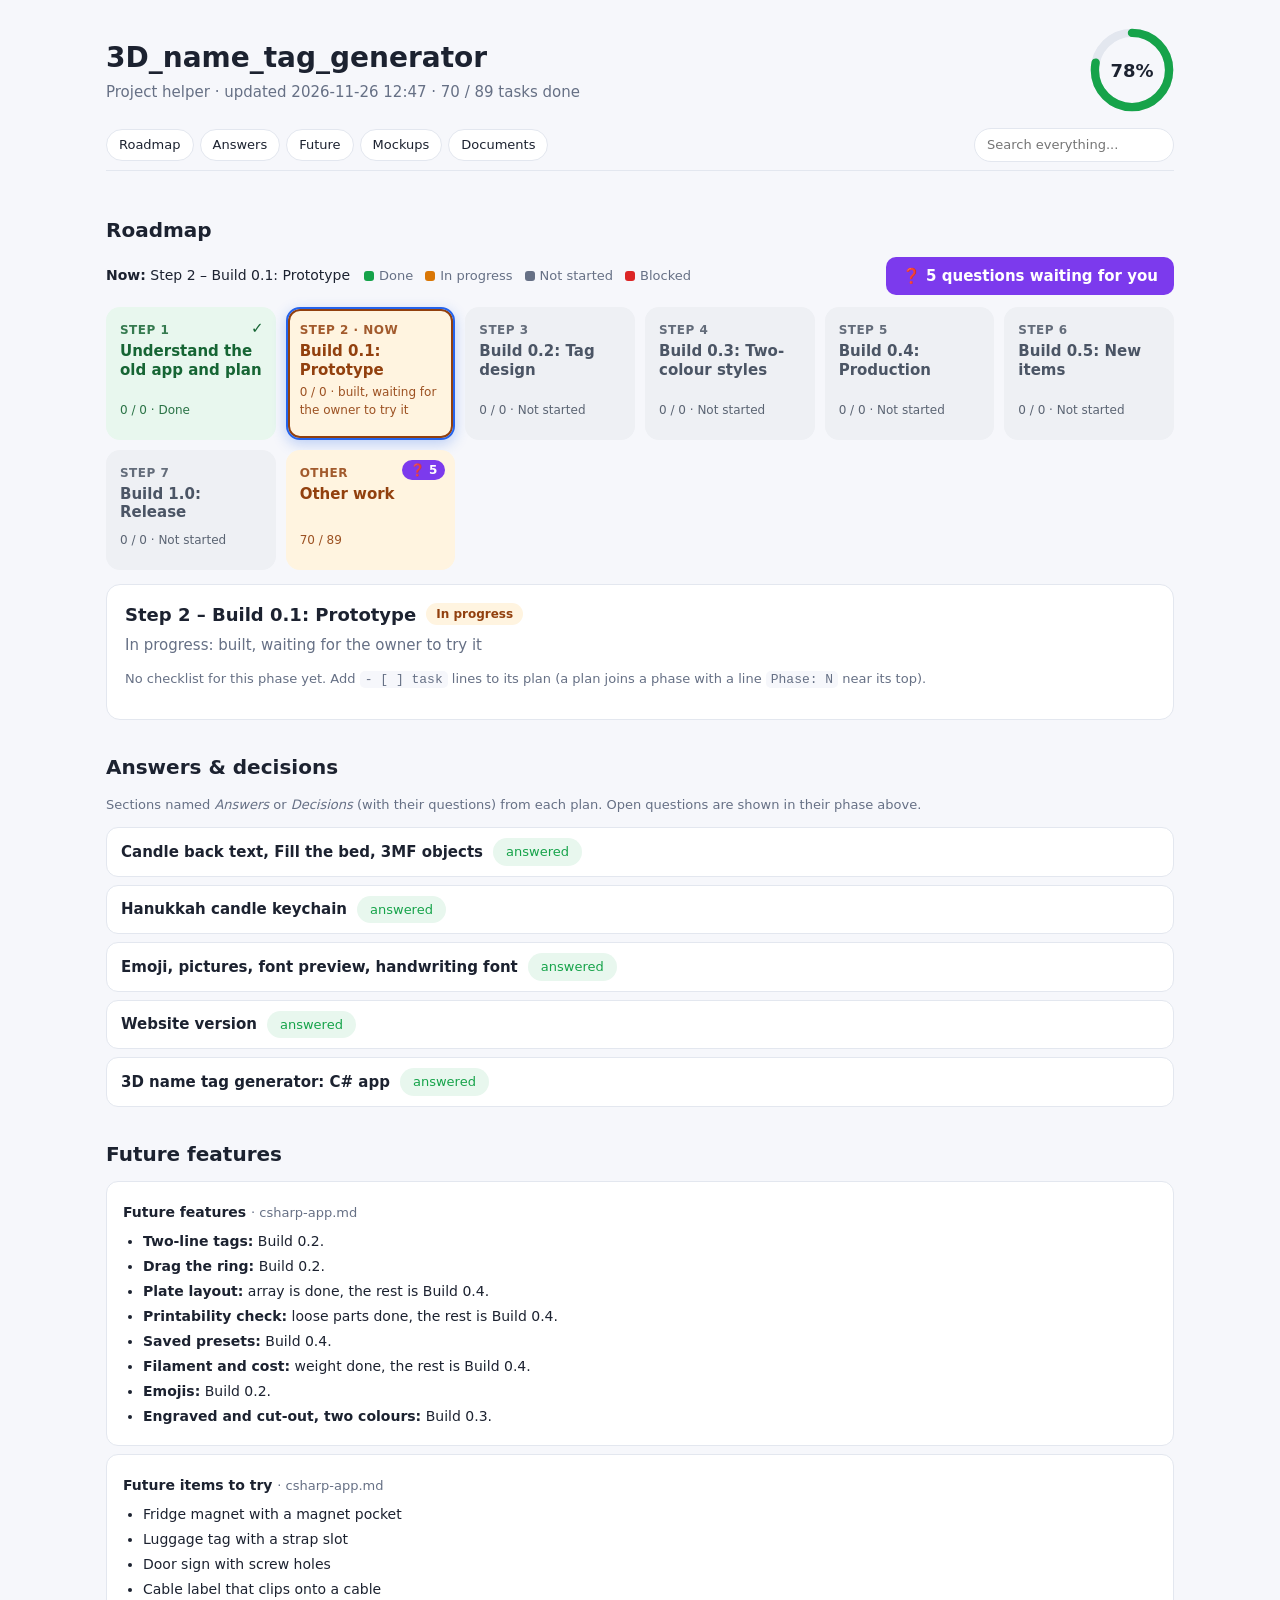
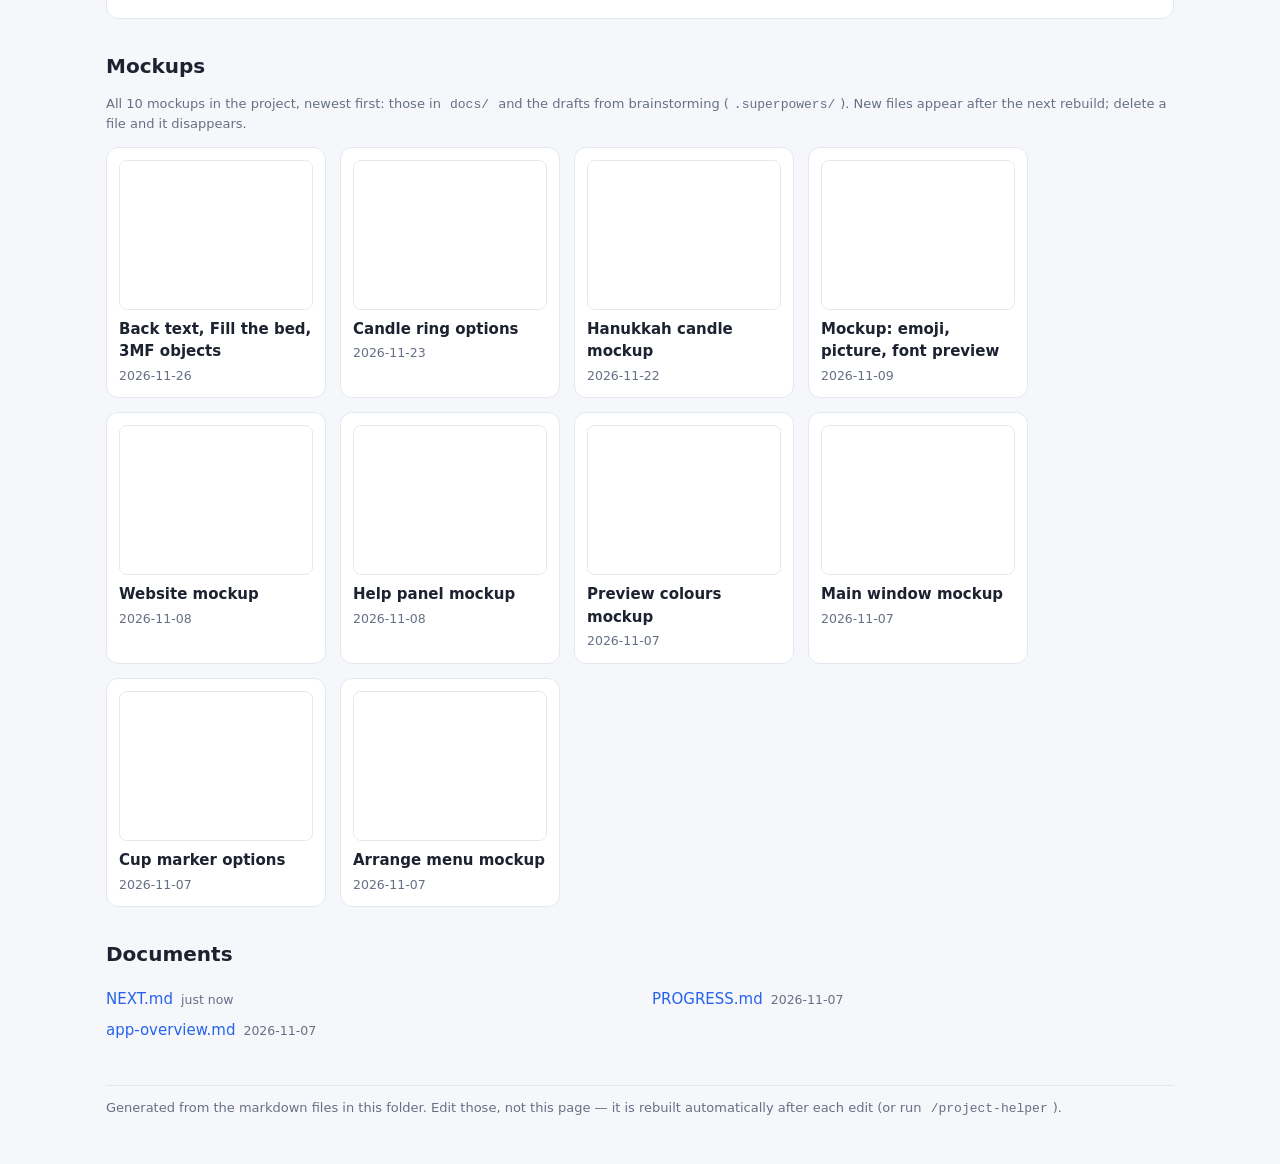
<file: docs/Project helper.html>
<!doctype html>
<html lang="en"><head><meta charset="utf-8"><meta name="viewport" content="width=device-width,initial-scale=1">
<title>3D_name_tag_generator - Project helper</title>
<style>
:root{--bg:#f6f7fb;--card:#fff;--ink:#1c2230;--mute:#667085;--line:#e3e7ef;--ok:#16a34a;--warn:#d97706;--ask:#7c3aed;--bad:#dc2626;--acc:#2563eb;--okbg:#e8f7ee;--warnbg:#fff4e0;--askbg:#f1ebff;--nobg:#eef0f4;--badbg:#fde8e8;--okink:#166534;--warnink:#92400e;--badink:#991b1b;--noink:#4b5565}
@media(prefers-color-scheme:dark){:root{--bg:#0f1420;--card:#171e2e;--ink:#e6eaf3;--mute:#93a0b8;--line:#263049;--ok:#34d399;--warn:#fbbf24;--ask:#a78bfa;--bad:#f87171;--acc:#60a5fa;--okbg:#10291f;--warnbg:#2c2410;--askbg:#221a3d;--nobg:#1d2436;--badbg:#3a1717;--okink:#6ee7b7;--warnink:#fcd34d;--badink:#fca5a5;--noink:#b4bfd1}}
*{box-sizing:border-box}[hidden]{display:none!important}body{margin:0;background:var(--bg);color:var(--ink);font:15px/1.5 "Segoe UI",system-ui,sans-serif}
main{max-width:1100px;margin:0 auto;padding:0 16px 48px}a{color:var(--acc);text-decoration:none}a:hover{text-decoration:underline}
header{display:flex;justify-content:space-between;align-items:center;gap:16px;padding:28px 0 8px}h1{margin:0;font-size:28px}.sub{margin:2px 0 0;color:var(--mute)}
h2{margin:32px 0 12px;font-size:20px;scroll-margin-top:64px}h3{margin:0 0 8px;font-size:15px}h4{margin:14px 0 6px;font-size:14px}h4 small{color:var(--mute);font-weight:400}h5{margin:8px 0 2px}
.banner{display:flex;gap:10px;align-items:center;margin:10px 0;padding:12px 16px;border-radius:12px;background:var(--askbg);color:var(--ask);border:1px solid var(--ask);font-weight:600}.banner:hover{text-decoration:none;filter:brightness(1.05)}
.banner b{display:grid;place-items:center;width:26px;height:26px;border-radius:50%;background:var(--ask);color:#fff}
nav{position:sticky;top:0;z-index:5;background:var(--bg);display:flex;gap:6px;flex-wrap:wrap;align-items:center;padding:8px 0;border-bottom:1px solid var(--line)}
nav a{padding:5px 12px;border-radius:99px;background:var(--card);border:1px solid var(--line);color:var(--ink);font-size:13px}
nav input{margin-left:auto;min-width:200px;padding:6px 12px;border-radius:99px;border:1px solid var(--line);background:var(--card);color:var(--ink);font:inherit;font-size:13px}
.ring{position:relative;width:84px;height:84px;flex:none}.ring svg{transform:rotate(-90deg)}.ring circle{fill:none;stroke-width:3.6}.rb{stroke:var(--line)}.rf{stroke:var(--ok);stroke-linecap:round}
.ring b{position:absolute;inset:0;display:grid;place-items:center;font-size:18px}
.chips{display:flex;gap:8px;flex-wrap:wrap;margin:12px 0}.chip{padding:3px 12px;border-radius:99px;border:1px solid var(--line);background:var(--card);font-size:13px}
.chip.ok{background:var(--okbg);color:var(--ok);border-color:transparent}.chip.warn{background:var(--warnbg);color:var(--warn);border-color:transparent}.chip.ask{background:var(--askbg);color:var(--ask);border-color:transparent}
.chgc{background:var(--warnbg);color:var(--warn);border-color:transparent}.chgc button{margin-left:8px;border:0;border-radius:99px;padding:2px 10px;background:var(--warn);color:#fff;cursor:pointer}
details{background:var(--card);border:1px solid var(--line);border-radius:12px;margin:8px 0;padding:0 14px}summary{cursor:pointer;padding:10px 0;list-style:none;display:flex;align-items:center;gap:10px;flex-wrap:wrap}
summary::-webkit-details-marker{display:none}details.hasnew>summary::after{content:"\25CF changed";color:var(--warn);font-size:12px}.ptitle{flex:1;min-width:200px;font-weight:600}.pstat{color:var(--mute);font-size:13px}.when{color:var(--mute);font-size:12px;min-width:80px;text-align:right}
.bar{width:120px;height:8px;background:var(--line);border-radius:99px;overflow:hidden}.bar i{display:block;height:100%;background:var(--acc)}.bar.done i{background:var(--ok)}.bar.doing i{background:var(--warn)}
.muted{color:var(--mute);font-size:13px}
.rtop{display:flex;gap:14px;align-items:center;flex-wrap:wrap;margin:0 0 12px}.nowl{font-size:14px}
.legend{display:flex;gap:12px;flex-wrap:wrap;color:var(--mute);font-size:13px}.lg{display:inline-block;width:10px;height:10px;border-radius:3px;margin-inline-end:5px;vertical-align:-1px}
.lg.done{background:var(--ok)}.lg.doing{background:var(--warn)}.lg.open{background:var(--mute)}.lg.blocked{background:var(--bad)}
.askbtn{margin-inline-start:auto;padding:8px 16px;border:0;border-radius:10px;background:var(--ask);color:#fff;font:inherit;font-weight:600;cursor:pointer}
.pbs{display:grid;grid-template-columns:repeat(auto-fill,minmax(150px,1fr));gap:10px}
.pb{position:relative;display:flex;flex-direction:column;gap:3px;min-height:120px;padding:12px 12px 10px;text-align:start;border:2px solid transparent;border-radius:14px;font:inherit;cursor:pointer;transition:transform .12s,box-shadow .12s}
.pb:hover{transform:translateY(-2px)}.pb:focus-visible{outline:3px solid var(--acc);outline-offset:2px}
.pb .n{font-size:12px;font-weight:700;letter-spacing:.04em;text-transform:uppercase;opacity:.85}.pb .t{font-weight:700;font-size:15px;line-height:1.25}
.pb .st{font-size:12px;margin-top:auto;opacity:.9}.pbar{display:block;height:6px;border-radius:3px;background:rgba(127,127,127,.22);overflow:hidden}.pbar i{display:block;height:100%}
.pb.done{background:var(--okbg);color:var(--okink)}.pb.done .pbar i{background:var(--ok)}
.pb.doing{background:var(--warnbg);color:var(--warnink)}.pb.doing .pbar i{background:var(--warn)}
.pb.open{background:var(--nobg);color:var(--noink)}.panel,.qsec{scroll-margin-top:72px}.pb.open .pbar i{background:var(--mute)}
.pb.blocked{background:var(--badbg);color:var(--badink)}.pb.blocked .pbar i{background:var(--bad)}
.pb.now{box-shadow:inset 0 0 0 2px currentColor}.pb.sel{border-color:var(--acc);box-shadow:0 4px 14px rgba(37,99,235,.28)}.pb.now.sel{box-shadow:inset 0 0 0 2px currentColor,0 4px 14px rgba(37,99,235,.28)}
.pb .qn{position:absolute;top:8px;inset-inline-end:8px;padding:1px 8px;border-radius:99px;background:var(--ask);color:#fff;font-size:12px;font-weight:700}
.pb .tick{position:absolute;top:8px;inset-inline-end:10px;font-weight:700}
.pb.hasnew::after{content:"";position:absolute;top:-5px;inset-inline-start:-5px;width:12px;height:12px;border-radius:50%;background:var(--warn);border:2px solid var(--bg)}
.panel{margin-top:14px;background:var(--card);border:1px solid var(--line);border-radius:14px;padding:16px 18px}
.ph-h{display:flex;gap:10px;align-items:center;flex-wrap:wrap}.ph-h h3{margin:0;font-size:18px}
.pill{padding:2px 10px;border-radius:99px;font-size:12px;font-weight:700}.pill.done{background:var(--okbg);color:var(--okink)}.pill.doing{background:var(--warnbg);color:var(--warnink)}
.pill.open{background:var(--nobg);color:var(--mute)}.pill.blocked{background:var(--badbg);color:var(--badink)}
.plinks{margin-inline-start:auto;font-size:13px;color:var(--mute)}.plinks a{margin-inline-start:8px}
.desc{color:var(--mute);margin:6px 0 12px}
details.step{margin:8px 0;padding:0 12px;border-radius:10px}details.step>summary{padding:8px 0;font-weight:600;font-size:14px;flex-wrap:nowrap}
.stt{flex:1;min-width:0}.cnt{color:var(--mute);font-weight:400;font-size:13px;white-space:nowrap}
.sdot{flex:none;width:10px;height:10px;border-radius:50%;background:var(--mute)}.sdot.done{background:var(--ok)}.sdot.doing{background:var(--warn)}
.task.nx{background:var(--warnbg);border-radius:6px;padding:3px 6px;margin:0 -6px}.task.nx::after{content:"next";margin-inline-start:auto;padding-inline-start:8px;font-size:11px;font-weight:700;color:var(--warnink);text-transform:uppercase;align-self:center}
.tasks{list-style:none;margin:0 0 8px;padding:0}.task{display:flex;gap:8px;padding:3px 0;font-size:14px}.task .ic{flex:none;width:18px;text-align:center;color:var(--mute)}
.task.done .ic{color:var(--ok)}.task.done a{color:var(--mute)}.task.doing .ic{color:var(--warn)}.task.blocked .ic{color:var(--bad)}.task a{color:var(--ink)}
.new{background:var(--askbg)!important;box-shadow:inset 3px 0 0 var(--ask)}.chg{background:var(--warnbg)!important;box-shadow:inset 3px 0 0 var(--warn)}
.tg{font-style:normal;font-size:11px;font-weight:700;margin-left:8px;padding:0 7px;border-radius:99px;background:var(--ask);color:#fff;align-self:center}.chg .tg{background:var(--warn)}
.qsec{background:var(--card);border:1px solid var(--ask);border-radius:14px;padding:14px 16px;margin:12px 0}.qsec.waiting{border-style:dashed}
.qcard{padding:10px 0;border-top:1px solid var(--line)}.qh{display:flex;gap:10px;align-items:flex-start;margin-bottom:6px}.qh b{font-weight:600}
.opts{display:grid;gap:6px;margin:6px 0}.opt{display:flex;gap:10px;text-align:start;padding:8px 12px;border-radius:10px;border:1px solid var(--line);background:var(--bg);color:var(--ink);font:inherit;font-size:14px;cursor:pointer}
.opt>b{flex:none;width:22px;height:22px;border-radius:50%;display:grid;place-items:center;background:var(--line);font-size:12px}.opt:hover{border-color:var(--ask)}
.opt.on{border-color:var(--ask);background:var(--askbg)}.opt.on>b{background:var(--ask);color:#fff}
.note{width:100%;margin-top:4px;padding:7px 12px;border-radius:10px;border:1px solid var(--line);background:var(--bg);color:var(--ink);font:inherit;font-size:14px}
.qbar{display:flex;gap:12px;align-items:center;margin-top:10px}.copy{padding:8px 18px;border-radius:99px;border:0;background:var(--ask);color:#fff;font:inherit;font-weight:600;cursor:pointer}.hint{color:var(--ok);font-size:13px}
.qa-card{border-left:4px solid var(--line);padding:6px 12px;margin:8px 0 12px;background:var(--bg);border-radius:8px}.qa-card.q{border-left-color:var(--ask)}.qa-card.a{border-left-color:var(--ok)}
.qa-card h4{margin:4px 0}.badge{display:inline-grid;place-items:center;min-width:20px;height:20px;padding:0 4px;border-radius:99px;font-size:12px;background:var(--askbg);color:var(--ask)}.a .badge{background:var(--okbg);color:var(--ok)}
.qa-card ul{margin:4px 0;padding-left:20px}.qa-card p{margin:4px 0}code{background:var(--bg);padding:1px 5px;border-radius:5px;font-size:13px}
.fut{background:var(--card);border:1px solid var(--line);border-radius:12px;padding:6px 16px;margin:8px 0}.fut ul{margin:4px 0 10px;padding-left:20px}.fut li{padding:2px 0;font-size:14px}
.grid{display:grid;grid-template-columns:repeat(auto-fill,220px);gap:14px}.mock{display:flex;flex-direction:column;gap:4px;background:var(--card);border:1px solid var(--line);border-radius:12px;padding:12px;color:var(--ink)}
.mock:hover{border-color:var(--acc);text-decoration:none}.mock small{color:var(--mute)}.draft{color:var(--warn);font-style:normal}.thumb{position:relative;height:150px;overflow:hidden;border-radius:8px;background:#fff;border:1px solid var(--line);margin-bottom:4px}
.thumb iframe{position:absolute;left:0;top:0;width:1200px;height:940px;border:0;transform:scale(.16);transform-origin:0 0;pointer-events:none;background:#fff}
.docs{list-style:none;padding:0;columns:2;gap:24px}.docs li{padding:4px 0}.docs small{color:var(--mute);margin-left:8px}
footer{margin-top:40px;color:var(--mute);font-size:13px;border-top:1px solid var(--line);padding-top:12px}
@media(max-width:600px){.pbs{grid-template-columns:repeat(3,1fr);gap:8px}.pb{min-height:84px;padding:8px 8px 7px;border-radius:12px}.pb .t{font-size:13px}.pb .st{display:none}.pb .pbar{margin-top:auto}.pb .n{font-size:11px}.panel,.qsec{scroll-margin-top:130px}.plinks{margin-inline-start:0;width:100%}.askbtn{margin-inline-start:0}.docs{columns:1}.bar{width:80px}.when{display:none}nav input{margin-left:0;width:100%}}
</style></head><body data-f="all"><main>
<header><div><h1>3D_name_tag_generator</h1><p class="sub">Project helper &middot; updated 2026-11-26 12:47 &middot; 70 / 89 tasks done</p></div><div class="ring" title="70 of 89 checklist items done"><svg viewBox="0 0 36 36"><circle cx="18" cy="18" r="15.9" class="rb"/><circle cx="18" cy="18" r="15.9" class="rf" stroke-dasharray="78 22"/></svg><b>78%</b></div></header>
<nav><a href="#roadmap">Roadmap</a><a href="#qa">Answers</a><a href="#future">Future</a><a href="#mockups">Mockups</a><a href="#docs">Documents</a><input id="q" type="search" placeholder="Search everything..." aria-label="Search"></nav>
<div class="chips"><span id="chg" class="chip chgc" hidden><span id="chgn"></span> changed since your last visit <button id="seen">Mark as seen</button></span><span id="mc" class="chip" hidden></span></div>
<section id="roadmap" data-now="phase-r1"><h2>Roadmap</h2>
<div class="rtop"><span class="nowl"><b>Now:</b> <span dir="auto">Step 2 – Build 0.1: Prototype</span></span><span class="legend"><span><i class="lg done"></i>Done</span><span><i class="lg doing"></i>In progress</span><span><i class="lg open"></i>Not started</span><span><i class="lg blocked"></i>Blocked</span></span><button class="askbtn" data-go="open-questions">❓ 5 questions waiting for you</button></div>
<div class="pbs">
<button class="pb done" data-p="phase-r0" ><span class="tick">✓</span><span class="n">Step 1</span><span class="t" dir="auto">Understand the old app and plan</span><span class="st" dir="auto">0 / 0 &middot; Done</span><span class="pbar"><i style="width:100%"></i></span></button>
<button class="pb doing now" data-p="phase-r1" ><span class="n">Step 2 &middot; now</span><span class="t" dir="auto">Build 0.1: Prototype</span><span class="st" dir="auto">0 / 0 &middot; built, waiting for the owner to try it</span><span class="pbar"><i style="width:0%"></i></span></button>
<button class="pb open" data-p="phase-r2" ><span class="n">Step 3</span><span class="t" dir="auto">Build 0.2: Tag design</span><span class="st" dir="auto">0 / 0 &middot; Not started</span><span class="pbar"><i style="width:0%"></i></span></button>
<button class="pb open" data-p="phase-r3" ><span class="n">Step 4</span><span class="t" dir="auto">Build 0.3: Two-colour styles</span><span class="st" dir="auto">0 / 0 &middot; Not started</span><span class="pbar"><i style="width:0%"></i></span></button>
<button class="pb open" data-p="phase-r4" ><span class="n">Step 5</span><span class="t" dir="auto">Build 0.4: Production</span><span class="st" dir="auto">0 / 0 &middot; Not started</span><span class="pbar"><i style="width:0%"></i></span></button>
<button class="pb open" data-p="phase-r5" ><span class="n">Step 6</span><span class="t" dir="auto">Build 0.5: New items</span><span class="st" dir="auto">0 / 0 &middot; Not started</span><span class="pbar"><i style="width:0%"></i></span></button>
<button class="pb open" data-p="phase-r6" ><span class="n">Step 7</span><span class="t" dir="auto">Build 1.0: Release</span><span class="st" dir="auto">0 / 0 &middot; Not started</span><span class="pbar"><i style="width:0%"></i></span></button>
<button class="pb doing" data-p="phase-other" ><span class="qn">❓ 5</span><span class="n">Other</span><span class="t" dir="auto">Other work</span><span class="st" dir="auto">70 / 89</span><span class="pbar"><i style="width:78%"></i></span></button>
</div>
<div class="panel" id="phase-r0" data-p="phase-r0" hidden><div class="ph-h"><h3 dir="auto" data-k="ph:r0" data-h="done0/0b01f4f95">Step 1 – Understand the old app and plan</h3><span class="pill done">Done</span></div><p class="desc" dir="auto">Done</p>
<p class="muted">No checklist for this phase yet. Add <code>- [ ] task</code> lines to its plan (a plan joins a phase with a line <code>Phase: N</code> near its top).</p>
</div>
<div class="panel" id="phase-r1" data-p="phase-r1" hidden><div class="ph-h"><h3 dir="auto" data-k="ph:r1" data-h="doing0/05c0da6f5">Step 2 – Build 0.1: Prototype</h3><span class="pill doing">In progress</span></div><p class="desc" dir="auto">In progress: built, waiting for the owner to try it</p>
<p class="muted">No checklist for this phase yet. Add <code>- [ ] task</code> lines to its plan (a plan joins a phase with a line <code>Phase: N</code> near its top).</p>
</div>
<div class="panel" id="phase-r2" data-p="phase-r2" hidden><div class="ph-h"><h3 dir="auto" data-k="ph:r2" data-h="open0/0b29665d3">Step 3 – Build 0.2: Tag design</h3><span class="pill open">Not started</span></div><p class="desc" dir="auto">Not started</p>
<p class="muted">No checklist for this phase yet. Add <code>- [ ] task</code> lines to its plan (a plan joins a phase with a line <code>Phase: N</code> near its top).</p>
</div>
<div class="panel" id="phase-r3" data-p="phase-r3" hidden><div class="ph-h"><h3 dir="auto" data-k="ph:r3" data-h="open0/0b29665d3">Step 4 – Build 0.3: Two-colour styles</h3><span class="pill open">Not started</span></div><p class="desc" dir="auto">Not started</p>
<p class="muted">No checklist for this phase yet. Add <code>- [ ] task</code> lines to its plan (a plan joins a phase with a line <code>Phase: N</code> near its top).</p>
</div>
<div class="panel" id="phase-r4" data-p="phase-r4" hidden><div class="ph-h"><h3 dir="auto" data-k="ph:r4" data-h="open0/0b29665d3">Step 5 – Build 0.4: Production</h3><span class="pill open">Not started</span></div><p class="desc" dir="auto">Not started</p>
<p class="muted">No checklist for this phase yet. Add <code>- [ ] task</code> lines to its plan (a plan joins a phase with a line <code>Phase: N</code> near its top).</p>
</div>
<div class="panel" id="phase-r5" data-p="phase-r5" hidden><div class="ph-h"><h3 dir="auto" data-k="ph:r5" data-h="open0/0b29665d3">Step 6 – Build 0.5: New items</h3><span class="pill open">Not started</span></div><p class="desc" dir="auto">Not started</p>
<p class="muted">No checklist for this phase yet. Add <code>- [ ] task</code> lines to its plan (a plan joins a phase with a line <code>Phase: N</code> near its top).</p>
</div>
<div class="panel" id="phase-r6" data-p="phase-r6" hidden><div class="ph-h"><h3 dir="auto" data-k="ph:r6" data-h="open0/0b29665d3">Step 7 – Build 1.0: Release</h3><span class="pill open">Not started</span></div><p class="desc" dir="auto">Not started</p>
<p class="muted">No checklist for this phase yet. Add <code>- [ ] task</code> lines to its plan (a plan joins a phase with a line <code>Phase: N</code> near its top).</p>
</div>
<div class="panel" id="phase-other" data-p="phase-other" hidden><div class="ph-h"><h3 dir="auto" data-k="ph:other" data-h="doing70/892f352d8e">Other – Other work</h3><span class="pill doing">In progress</span><span class="plinks">Plan: <a href="vscode://file/D:/New%20Projects/Local_AI_projects/3D_name_tag_generator/docs/plans/back-text-fill-bed.md" title="Open in VS Code">back-text-fill-bed.md</a> <a href="vscode://file/D:/New%20Projects/Local_AI_projects/3D_name_tag_generator/docs/plans/csharp-app.md" title="Open in VS Code">csharp-app.md</a> <a href="vscode://file/D:/New%20Projects/Local_AI_projects/3D_name_tag_generator/docs/plans/emoji-picture-fonts.md" title="Open in VS Code">emoji-picture-fonts.md</a> <a href="vscode://file/D:/New%20Projects/Local_AI_projects/3D_name_tag_generator/docs/plans/hanukkah-candle.md" title="Open in VS Code">hanukkah-candle.md</a> <a href="vscode://file/D:/New%20Projects/Local_AI_projects/3D_name_tag_generator/docs/plans/website.md" title="Open in VS Code">website.md</a></span></div><p class="desc" dir="auto">Plans not tied to a phase. Put a line <code>Phase: N</code> near the top of a plan to move it to that phase.</p>
<div class="qsec" id=open-questions data-sk="hanukkah-candle-questions" data-title="Hanukkah candle keychain"><h4 dir="auto">❓ Waiting for you &ndash; Questions <small class="muted">&middot; hanukkah-candle.md</small></h4><p class="muted">Click an option (Ctrl+click for more than one) and/or type your own answer, then press <b>Copy answers for chat</b> and paste it into the chat.</p>
<div class="qcard s" data-n="1" data-k="q:hanukkah-candle-questions:1" data-h="open"><div class="qh"><span class=badge>1</span><b dir="auto">Keyring position?</b></div>
<div class="opts"><button class="opt" data-v="A" dir="auto"><b>A</b><span>Round tab below the body, as written. The candle hangs flame down.</span></button><button class="opt" data-v="B" dir="auto"><b>B</b><span>Hole in the body just under the flame, as in your second picture. The candle hangs upright. <b>(recommended)</b></span></button></div>
<input class="note" placeholder="Or write your own answer" title="Used with the options, or instead of them" dir="auto"></div>
<div class="qbar"><button class="copy">Copy answers for chat</button><span class="hint"></span></div></div>
<div class="qsec" data-sk="hanukkah-candle-questions" data-title="Hanukkah candle keychain"><h4 dir="auto">❓ Waiting for you &ndash; Questions <small class="muted">&middot; hanukkah-candle.md</small></h4><p class="muted">Click an option (Ctrl+click for more than one) and/or type your own answer, then press <b>Copy answers for chat</b> and paste it into the chat.</p>
<div class="qcard s" data-n="7" data-k="q:hanukkah-candle-questions:7" data-h="open"><div class="qh"><span class=badge>7</span><b dir="auto">Push to <code>main</code> when done, same rules as before (checks + <code>code-reviewer</code>, no extra approval)?</b></div>
<div class="opts"><button class="opt" data-v="A" dir="auto"><b>A</b><span>Yes. <b>(recommended)</b></span></button><button class="opt" data-v="B" dir="auto"><b>B</b><span>No, show me first.</span></button></div>
<input class="note" placeholder="Or write your own answer" title="Used with the options, or instead of them" dir="auto"></div>
<div class="qbar"><button class="copy">Copy answers for chat</button><span class="hint"></span></div></div>
<div class="qsec waiting"><b dir="auto">❓ Questions (waiting for answers)</b> <small class="muted">&middot; csharp-app.md &middot; <a href="vscode://file/D:/New%20Projects/Local_AI_projects/3D_name_tag_generator/docs/plans/csharp-app.md:14">open in VS Code</a></small></div>
<div class="qsec waiting"><b dir="auto">❓ Questions (waiting for answers)</b> <small class="muted">&middot; emoji-picture-fonts.md &middot; <a href="vscode://file/D:/New%20Projects/Local_AI_projects/3D_name_tag_generator/docs/plans/emoji-picture-fonts.md:8">open in VS Code</a></small></div>
<div class="qsec waiting"><b dir="auto">❓ Questions (waiting for answers)</b> <small class="muted">&middot; website.md &middot; <a href="vscode://file/D:/New%20Projects/Local_AI_projects/3D_name_tag_generator/docs/plans/website.md:7">open in VS Code</a></small></div>
<details class="step" open><summary><span class="sdot doing"></span><span class="stt" dir="auto">Steps</span><small class="muted">back-text-fill-bed.md</small><span class="cnt">8 / 9</span></summary><ul class="tasks">
<li class="task s done" dir="auto" data-k="t:back-text-fill-bed:d1a162e3" data-h="done"><span class="ic">✓</span><a href="vscode://file/D:/New%20Projects/Local_AI_projects/3D_name_tag_generator/docs/plans/back-text-fill-bed.md:63">0. New branch <code>back-text-fill-bed</code> from <code>main</code>.</a></li>
<li class="task s done" dir="auto" data-k="t:back-text-fill-bed:29d5fe8" data-h="done"><span class="ic">✓</span><a href="vscode://file/D:/New%20Projects/Local_AI_projects/3D_name_tag_generator/docs/plans/back-text-fill-bed.md:64">1. Mockup of the new controls: 2026-11-26-back-text-fill-bed.html. Approved 26 Nov, plus a Flip back text toggle.</a></li>
<li class="task s done" dir="auto" data-k="t:back-text-fill-bed:10e40ba9" data-h="done"><span class="ic">✓</span><a href="vscode://file/D:/New%20Projects/Local_AI_projects/3D_name_tag_generator/docs/plans/back-text-fill-bed.md:65">2. Tests first: back text is its own closed part, flush with the bottom, cut out of the base, mirrored, inside the body, clear of the ring; body length follows the longer text; empty back text = today&#x27;s candle unchanged.</a></li>
<li class="task s done" dir="auto" data-k="t:back-text-fill-bed:882a8665" data-h="done"><span class="ic">✓</span><a href="vscode://file/D:/New%20Projects/Local_AI_projects/3D_name_tag_generator/docs/plans/back-text-fill-bed.md:66">3. Build back text (text setting, third mesh, STL/3MF/preview/volume). Website + EXE panels. Result: 15 tests in <code>CandleBackTests.cs</code> pass. &quot;Flip back text&quot; toggle added. In the preview the back text shows from below, in</a></li>
<li class="task s done" dir="auto" data-k="t:back-text-fill-bed:b4b41f49" data-h="done"><span class="ic">✓</span><a href="vscode://file/D:/New%20Projects/Local_AI_projects/3D_name_tag_generator/docs/plans/back-text-fill-bed.md:67">4. Tests first: Fill the bed packing (no overlaps, gap kept, all inside the bed, turned tags, spill to bed 2, one tag bigger than the bed reported).</a></li>
<li class="task s done" dir="auto" data-k="t:back-text-fill-bed:19a21caf" data-h="done"><span class="ic">✓</span><a href="vscode://file/D:/New%20Projects/Local_AI_projects/3D_name_tag_generator/docs/plans/back-text-fill-bed.md:68">5. Build Fill the bed + preview of several beds (website <code>preview.js</code>, EXE <code>PreviewBuilder</code>). Result: 10 tests in <code>FillBedTests.cs</code> pass. Turns 0° or 90° only. Website labels &quot;Bed 1, Bed 2&quot;; EXE draws the beds without la</a></li>
<li class="task s done" dir="auto" data-k="t:back-text-fill-bed:640e721e" data-h="done"><span class="ic">✓</span><a href="vscode://file/D:/New%20Projects/Local_AI_projects/3D_name_tag_generator/docs/plans/back-text-fill-bed.md:69">6. 3MF: separate objects, one plate per bed. Bambu headless check: number of objects, parts, filaments, plates, no repairs. Result: 11 tests in <code>ThreeMfExportTests.cs</code>. Bambu headless (<code>--arrange 0</code>, 200 mm bed to match </a></li>
<li class="task s done" dir="auto" data-k="t:back-text-fill-bed:b16c2917" data-h="done"><span class="ic">✓</span><a href="vscode://file/D:/New%20Projects/Local_AI_projects/3D_name_tag_generator/docs/plans/back-text-fill-bed.md:70">7. Export choice on the website and in the EXE Export dialog. Remembered (website and EXE settings). Send to Bambu uses the same choice. Help text updated in both.</a></li>
<li class="task s open nx" dir="auto" data-k="t:back-text-fill-bed:363f646c" data-h="open"><span class="ic">○</span><a href="vscode://file/D:/New%20Projects/Local_AI_projects/3D_name_tag_generator/docs/plans/back-text-fill-bed.md:71">8. Website check in private headless Chrome, <code>rtl-check</code> (Hebrew back text), <code>code-reviewer</code>, help text, docs, commit.</a></li>
</ul></details>
<details class="step"><summary><span class="sdot done"></span><span class="stt" dir="auto">Build 0.1: Prototype (done)</span><small class="muted">csharp-app.md</small><span class="cnt">13 / 13</span></summary><ul class="tasks">
<li class="task s done" dir="auto" data-k="t:csharp-app:cec4bb4c" data-h="done"><span class="ic">✓</span><a href="vscode://file/D:/New%20Projects/Local_AI_projects/3D_name_tag_generator/docs/plans/csharp-app.md:82">.NET 10 WPF single-file publish. Verified: one EXE, 657 KB</a></li>
<li class="task s done" dir="auto" data-k="t:csharp-app:a0179eaa" data-h="done"><span class="ic">✓</span><a href="vscode://file/D:/New%20Projects/Local_AI_projects/3D_name_tag_generator/docs/plans/csharp-app.md:83">Logo in the EXE and window. Verified in the title bar</a></li>
<li class="task s done" dir="auto" data-k="t:csharp-app:bc9a8807" data-h="done"><span class="ic">✓</span><a href="vscode://file/D:/New%20Projects/Local_AI_projects/3D_name_tag_generator/docs/plans/csharp-app.md:84">Hebrew text to outlines, correct order. Verified by test: first letter on the right</a></li>
<li class="task s done" dir="auto" data-k="t:csharp-app:7c9b0329" data-h="done"><span class="ic">✓</span><a href="vscode://file/D:/New%20Projects/Local_AI_projects/3D_name_tag_generator/docs/plans/csharp-app.md:85">Closed meshes. Verified: 216 tests, including every item with every bundled font, 6 names, solid and hollow</a></li>
<li class="task s done" dir="auto" data-k="t:csharp-app:7ebc360a" data-h="done"><span class="ic">✓</span><a href="vscode://file/D:/New%20Projects/Local_AI_projects/3D_name_tag_generator/docs/plans/csharp-app.md:86">Keychain, pencil top, bookmark as one class each, listed automatically. Verified by tests and screenshots</a></li>
<li class="task s done" dir="auto" data-k="t:csharp-app:aace6541" data-h="done"><span class="ic">✓</span><a href="vscode://file/D:/New%20Projects/Local_AI_projects/3D_name_tag_generator/docs/plans/csharp-app.md:87">Real 3D preview: rotate, zoom, pan, two colours. Verified by screenshots; mouse dragging not exercised by a person yet</a></li>
<li class="task s done" dir="auto" data-k="t:csharp-app:b80562d7" data-h="done"><span class="ic">✓</span><a href="vscode://file/D:/New%20Projects/Local_AI_projects/3D_name_tag_generator/docs/plans/csharp-app.md:88">Array: columns, auto-fit, gaps, plate size, plate shown, warning when too big. Verified by tests and screenshots</a></li>
<li class="task s done" dir="auto" data-k="t:csharp-app:8be11ab9" data-h="done"><span class="ic">✓</span><a href="vscode://file/D:/New%20Projects/Local_AI_projects/3D_name_tag_generator/docs/plans/csharp-app.md:89">Fonts from the PC, Hebrew first, 4 built in, Add font file. Listing and built-in fonts verified; Add font file not exercised yet</a></li>
<li class="task s done" dir="auto" data-k="t:csharp-app:90bae85c" data-h="done"><span class="ic">✓</span><a href="vscode://file/D:/New%20Projects/Local_AI_projects/3D_name_tag_generator/docs/plans/csharp-app.md:90">Help menu with 8 topics and F1. Verified one topic opens from the menu</a></li>
<li class="task s done" dir="auto" data-k="t:csharp-app:93b56e8b" data-h="done"><span class="ic">✓</span><a href="vscode://file/D:/New%20Projects/Local_AI_projects/3D_name_tag_generator/docs/plans/csharp-app.md:91">Save STL or 3MF, with the pop-up for several names. Pop-up verified; file writing verified by tests; the file dialogs not exercised by a person yet</a></li>
<li class="task s done" dir="auto" data-k="t:csharp-app:f0be8e8a" data-h="done"><span class="ic">✓</span><a href="vscode://file/D:/New%20Projects/Local_AI_projects/3D_name_tag_generator/docs/plans/csharp-app.md:92">3MF with two parts on two filaments. Verified: Bambu Studio&#x27;s own loader reports 2 parts and zero mesh errors for all items and an array</a></li>
<li class="task s done" dir="auto" data-k="t:csharp-app:8ec189e5" data-h="done"><span class="ic">✓</span><a href="vscode://file/D:/New%20Projects/Local_AI_projects/3D_name_tag_generator/docs/plans/csharp-app.md:93">Send to Bambu Studio button. Verified by the owner: it works</a></li>
<li class="task s done" dir="auto" data-k="t:csharp-app:d04f8206" data-h="done"><span class="ic">✓</span><a href="vscode://file/D:/New%20Projects/Local_AI_projects/3D_name_tag_generator/docs/plans/csharp-app.md:94">Partial features: loose-part warning, solid PETG weight, remembers settings</a></li>
</ul></details>
<details class="step"><summary><span class="sdot done"></span><span class="stt" dir="auto">Build 0.1.1: Memory error and preview colours</span><small class="muted">csharp-app.md</small><span class="cnt">10 / 10</span></summary><ul class="tasks">
<li class="task s done" dir="auto" data-k="t:csharp-app:4de995e3" data-h="done"><span class="ic">✓</span><a href="vscode://file/D:/New%20Projects/Local_AI_projects/3D_name_tag_generator/docs/plans/csharp-app.md:97">Try to reproduce the memory error. Not reproduced: 1,500 rebuilds and 3,000 rotations stayed flat at about 120 MB, with no handle growth</a></li>
<li class="task s done" dir="auto" data-k="t:csharp-app:997b0d55" data-h="done"><span class="ic">✓</span><a href="vscode://file/D:/New%20Projects/Local_AI_projects/3D_name_tag_generator/docs/plans/csharp-app.md:98">Crash log with the full error and memory figures. Verified: 5 tests, and a real error wrote <code>crash.log</code></a></li>
<li class="task s done" dir="auto" data-k="t:csharp-app:ec838999" data-h="done"><span class="ic">✓</span><a href="vscode://file/D:/New%20Projects/Local_AI_projects/3D_name_tag_generator/docs/plans/csharp-app.md:99">On a memory error, the preview switches to software drawing and the app keeps going. Verified with a thrown error: one pop-up, new model drawn. Whether it cures the real failure is unknown</a></li>
<li class="task s done" dir="auto" data-k="t:csharp-app:1b0a6fd1" data-h="done"><span class="ic">✓</span><a href="vscode://file/D:/New%20Projects/Local_AI_projects/3D_name_tag_generator/docs/plans/csharp-app.md:100">Check the real app sitting idle. Verified over 9 minutes: 171 MB throughout, handles did not grow, no CPU use. A multi-hour idle run was not done</a></li>
<li class="task s done" dir="auto" data-k="t:csharp-app:fda9c6af" data-h="done"><span class="ic">✓</span><a href="vscode://file/D:/New%20Projects/Local_AI_projects/3D_name_tag_generator/docs/plans/csharp-app.md:101">Colour choice for base and letters, preview only, remembered. Mockup approved: preview colours. Verified: palette, swap and Any colour dialog</a></li>
<li class="task s done" dir="auto" data-k="t:csharp-app:cf5fc154" data-h="done"><span class="ic">✓</span><a href="vscode://file/D:/New%20Projects/Local_AI_projects/3D_name_tag_generator/docs/plans/csharp-app.md:102">Fill gaps between letters, on every item, with a setting. Verified: tests on the owner&#x27;s 3 names, picture compared</a></li>
<li class="task s done" dir="auto" data-k="t:csharp-app:b364051b" data-h="done"><span class="ic">✓</span><a href="vscode://file/D:/New%20Projects/Local_AI_projects/3D_name_tag_generator/docs/plans/csharp-app.md:103">Bookmark clip joined solidly under every name, with slits starting at the same distance below it. Verified: tests and picture. Clip length now counts from under the name</a></li>
<li class="task s done" dir="auto" data-k="t:csharp-app:7815ef07" data-h="done"><span class="ic">✓</span><a href="vscode://file/D:/New%20Projects/Local_AI_projects/3D_name_tag_generator/docs/plans/csharp-app.md:104">Refit the view when the item or the This name / All names view changes. Found by <code>ui-check</code>. Item switching ran, but the zoom fix was not seen after a manual zoom</a></li>
<li class="task s done" dir="auto" data-k="t:csharp-app:276c6a61" data-h="done"><span class="ic">✓</span><a href="vscode://file/D:/New%20Projects/Local_AI_projects/3D_name_tag_generator/docs/plans/csharp-app.md:105">Mouse wheel over a closed list no longer changes it. Found by <code>ui-check</code>. Verified by a direct test; panel scrolling past the list not tried by a person</a></li>
<li class="task s done" dir="auto" data-k="t:csharp-app:4e28de6" data-h="done"><span class="ic">✓</span><a href="vscode://file/D:/New%20Projects/Local_AI_projects/3D_name_tag_generator/docs/plans/csharp-app.md:106">Arrange button and pop-up menu in the bar above the preview. Mockup approved: arrange menu. Verified: 444 tests, and <code>ui-check</code> on the real window for shapes, Columns box, order</a></li>
</ul></details>
<details class="step" open><summary><span class="sdot open"></span><span class="stt" dir="auto">Build 0.2: Tag design</span><small class="muted">csharp-app.md</small><span class="cnt">0 / 4</span></summary><ul class="tasks">
<li class="task s open" dir="auto" data-k="t:csharp-app:c541a478" data-h="open"><span class="ic">○</span><a href="vscode://file/D:/New%20Projects/Local_AI_projects/3D_name_tag_generator/docs/plans/csharp-app.md:109">Two-line tags on one base, like the photo. Verify: tests plus compare with the photo</a></li>
<li class="task s open" dir="auto" data-k="t:csharp-app:32c2340" data-h="open"><span class="ic">○</span><a href="vscode://file/D:/New%20Projects/Local_AI_projects/3D_name_tag_generator/docs/plans/csharp-app.md:110">Drag the ring in the preview, including the small corner loop. Verify: position saved, tag stays one piece</a></li>
<li class="task s open" dir="auto" data-k="t:csharp-app:752681ff" data-h="open"><span class="ic">○</span><a href="vscode://file/D:/New%20Projects/Local_AI_projects/3D_name_tag_generator/docs/plans/csharp-app.md:111">Emojis beside the name. Verify: several emojis give closed meshes</a></li>
<li class="task s open" dir="auto" data-k="t:csharp-app:afca27ba" data-h="open"><span class="ic">○</span><a href="vscode://file/D:/New%20Projects/Local_AI_projects/3D_name_tag_generator/docs/plans/csharp-app.md:112">Custom connector text. Verify: test</a></li>
</ul></details>
<details class="step" open><summary><span class="sdot open"></span><span class="stt" dir="auto">Build 0.3: Two-colour styles</span><small class="muted">csharp-app.md</small><span class="cnt">0 / 3</span></summary><ul class="tasks">
<li class="task s open" dir="auto" data-k="t:csharp-app:6466d7c7" data-h="open"><span class="ic">○</span><a href="vscode://file/D:/New%20Projects/Local_AI_projects/3D_name_tag_generator/docs/plans/csharp-app.md:115">Engraved inlay: letters set flush into the base, in the second colour. Verify: parts fit with no overlap, closed meshes</a></li>
<li class="task s open" dir="auto" data-k="t:csharp-app:d33002fe" data-h="open"><span class="ic">○</span><a href="vscode://file/D:/New%20Projects/Local_AI_projects/3D_name_tag_generator/docs/plans/csharp-app.md:116">Cut-out: letters cut through the base with a second-colour backing. Verify: closed meshes, Bambu check</a></li>
<li class="task s open" dir="auto" data-k="t:csharp-app:fbac8847" data-h="open"><span class="ic">○</span><a href="vscode://file/D:/New%20Projects/Local_AI_projects/3D_name_tag_generator/docs/plans/csharp-app.md:117">Style choice per item. Verify: each item with each style</a></li>
</ul></details>
<details class="step" open><summary><span class="sdot open"></span><span class="stt" dir="auto">Build 0.4: Production</span><small class="muted">csharp-app.md</small><span class="cnt">0 / 4</span></summary><ul class="tasks">
<li class="task s open" dir="auto" data-k="t:csharp-app:5747a472" data-h="open"><span class="ic">○</span><a href="vscode://file/D:/New%20Projects/Local_AI_projects/3D_name_tag_generator/docs/plans/csharp-app.md:120">Plate layout: printer presets, spill onto more plates, each plate as a Bambu plate. Verify: long list splits correctly</a></li>
<li class="task s open" dir="auto" data-k="t:csharp-app:5e619afe" data-h="open"><span class="ic">○</span><a href="vscode://file/D:/New%20Projects/Local_AI_projects/3D_name_tag_generator/docs/plans/csharp-app.md:121">Full printability check: thin walls and weak ring, shown on the model. Verify: test shapes trigger each warning</a></li>
<li class="task s open" dir="auto" data-k="t:csharp-app:abcbdefc" data-h="open"><span class="ic">○</span><a href="vscode://file/D:/New%20Projects/Local_AI_projects/3D_name_tag_generator/docs/plans/csharp-app.md:122">Saved presets. Verify: save, load, survive restart</a></li>
<li class="task s open" dir="auto" data-k="t:csharp-app:d722ec17" data-h="open"><span class="ic">○</span><a href="vscode://file/D:/New%20Projects/Local_AI_projects/3D_name_tag_generator/docs/plans/csharp-app.md:123">Filament settings and cost, PETG default, price per kg. Verify: compare with a Bambu slice</a></li>
</ul></details>
<details class="step" open><summary><span class="sdot doing"></span><span class="stt" dir="auto">Build 0.5: New items</span><small class="muted">csharp-app.md</small><span class="cnt">1 / 3</span></summary><ul class="tasks">
<li class="task s doing" dir="auto" data-k="t:csharp-app:ca549ba8" data-h="doing"><span class="ic">◐</span><a href="vscode://file/D:/New%20Projects/Local_AI_projects/3D_name_tag_generator/docs/plans/csharp-app.md:126">Desk name plate with a built-in stand. Tests and Bambu check pass. Still to do: a real print, to see it stands up</a></li>
<li class="task s done" dir="auto" data-k="t:csharp-app:58f3d260" data-h="done"><span class="ic">✓</span><a href="vscode://file/D:/New%20Projects/Local_AI_projects/3D_name_tag_generator/docs/plans/csharp-app.md:127">Cup marker: rebuilt as a saddle along the rim (owner chose A). Tests and Bambu check pass (2 parts, no mesh errors). Owner printed it on 2026-11-07: &quot;printed and looks great!&quot;</a></li>
<li class="task s doing" dir="auto" data-k="t:csharp-app:229add7e" data-h="doing"><span class="ic">◐</span><a href="vscode://file/D:/New%20Projects/Local_AI_projects/3D_name_tag_generator/docs/plans/csharp-app.md:128">Wine glass marker that clips around the stem. Tests and Bambu check pass. Still to do: a real print on a real stem</a></li>
</ul></details>
<details class="step" open><summary><span class="sdot open"></span><span class="stt" dir="auto">Build 1.0: Release</span><small class="muted">csharp-app.md</small><span class="cnt">0 / 4</span></summary><ul class="tasks">
<li class="task s open" dir="auto" data-k="t:csharp-app:e92a9628" data-h="open"><span class="ic">○</span><a href="vscode://file/D:/New%20Projects/Local_AI_projects/3D_name_tag_generator/docs/plans/csharp-app.md:131">Try it on a PC without .NET 10, and confirm the install prompt</a></li>
<li class="task s open" dir="auto" data-k="t:csharp-app:aadb2f41" data-h="open"><span class="ic">○</span><a href="vscode://file/D:/New%20Projects/Local_AI_projects/3D_name_tag_generator/docs/plans/csharp-app.md:132">Licence files for fonts and libraries</a></li>
<li class="task s open" dir="auto" data-k="t:csharp-app:9bad16ff" data-h="open"><span class="ic">○</span><a href="vscode://file/D:/New%20Projects/Local_AI_projects/3D_name_tag_generator/docs/plans/csharp-app.md:133"><code>code-reviewer</code> pass, <code>ui-check</code> at 100% text size and 150% DPI</a></li>
<li class="task s open" dir="auto" data-k="t:csharp-app:599a2741" data-h="open"><span class="ic">○</span><a href="vscode://file/D:/New%20Projects/Local_AI_projects/3D_name_tag_generator/docs/plans/csharp-app.md:134">Version number and short user guide</a></li>
</ul></details>
<details class="step"><summary><span class="sdot done"></span><span class="stt" dir="auto">1. Handwriting font</span><small class="muted">emoji-picture-fonts.md</small><span class="cnt">1 / 1</span></summary><ul class="tasks">
<li class="task s done" dir="auto" data-k="t:emoji-picture-fonts:1587f716" data-h="done"><span class="ic">✓</span><a href="vscode://file/D:/New%20Projects/Local_AI_projects/3D_name_tag_generator/docs/plans/emoji-picture-fonts.md:21">Add the font and its licence to assets/fonts and LICENSES.md, in a new Handwriting group. Verify: print check test, no part thinner than 0.8 mm at 12 mm (the rule used for all fonts); Hebrew samples build closed meshes. </a></li>
</ul></details>
<details class="step"><summary><span class="sdot done"></span><span class="stt" dir="auto">2. Emoji</span><small class="muted">emoji-picture-fonts.md</small><span class="cnt">2 / 2</span></summary><ul class="tasks">
<li class="task s done" dir="auto" data-k="t:emoji-picture-fonts:1253a8c4" data-h="done"><span class="ic">✓</span><a href="vscode://file/D:/New%20Projects/Local_AI_projects/3D_name_tag_generator/docs/plans/emoji-picture-fonts.md:24">Bundle Noto Emoji (one colour, SIL OFL), made heavier so it prints. Test first: common emoji, emoji with a variation mark, joined emoji (family, skin tone), emoji mixed with Hebrew and English. Verify: closed meshes, cor</a></li>
<li class="task s done" dir="auto" data-k="t:emoji-picture-fonts:30812f89" data-h="done"><span class="ic">✓</span><a href="vscode://file/D:/New%20Projects/Local_AI_projects/3D_name_tag_generator/docs/plans/emoji-picture-fonts.md:25">Emoji button and picker by the names box. Verify: <code>ui-check</code>, added at the cursor, Bambu headless check of a tag with emoji. Result: 24 emoji, each passes the print rule on all items; butterfly was dropped for thin wings</a></li>
</ul></details>
<details class="step"><summary><span class="sdot done"></span><span class="stt" dir="auto">3. Picture</span><small class="muted">emoji-picture-fonts.md</small><span class="cnt">4 / 4</span></summary><ul class="tasks">
<li class="task s done" dir="auto" data-k="t:emoji-picture-fonts:4a5a70e1" data-h="done"><span class="ic">✓</span><a href="vscode://file/D:/New%20Projects/Local_AI_projects/3D_name_tag_generator/docs/plans/emoji-picture-fonts.md:28">SVG reader in the shared code: paths, basic shapes, transforms, filled areas. Test first with sample files. Verify: outline sizes match the file. Result: also reads strokes, class styles and white parts (they cut away wh</a></li>
<li class="task s done" dir="auto" data-k="t:emoji-picture-fonts:8e4f9d54" data-h="done"><span class="ic">✓</span><a href="vscode://file/D:/New%20Projects/Local_AI_projects/3D_name_tag_generator/docs/plans/emoji-picture-fonts.md:29">Outline tracer in the shared code: black and white grid to smooth outlines, with parts too thin to print removed and reported. Test first. Verify: closed shapes, no part under 0.8 mm.</a></li>
<li class="task s done" dir="auto" data-k="t:emoji-picture-fonts:bd2fdfa" data-h="done"><span class="ic">✓</span><a href="vscode://file/D:/New%20Projects/Local_AI_projects/3D_name_tag_generator/docs/plans/emoji-picture-fonts.md:30">Place the picture beside the name on every item. Verify: tests per item, stays attached, no loose parts, Bambu headless check. Result: tests pass on all 6 items, Hebrew and English. Bambu headless: 2 parts, no repairs.</a></li>
<li class="task s done" dir="auto" data-k="t:emoji-picture-fonts:e5d7f652" data-h="done"><span class="ic">✓</span><a href="vscode://file/D:/New%20Projects/Local_AI_projects/3D_name_tag_generator/docs/plans/emoji-picture-fonts.md:31">Website: choose, change and remove a picture, read PNG and JPG in the browser, level slider, remembered between visits, damaged file gives a message and changes nothing. Verify: headless Chrome, <code>ui-check</code>, <code>rtl-check</code>. </a></li>
</ul></details>
<details class="step"><summary><span class="sdot done"></span><span class="stt" dir="auto">4. Font list preview</span><small class="muted">emoji-picture-fonts.md</small><span class="cnt">1 / 1</span></summary><ul class="tasks">
<li class="task s done" dir="auto" data-k="t:emoji-picture-fonts:2be8fb4" data-h="done"><span class="ic">✓</span><a href="vscode://file/D:/New%20Projects/Local_AI_projects/3D_name_tag_generator/docs/plans/emoji-picture-fonts.md:34">Replace the plain list with one that shows the current name in each font, drawn from the print outlines, including uploaded fonts. Keyboard, Esc and phone must work. Verify: <code>ui-check</code>, <code>rtl-check</code>, typing 30 names stays</a></li>
</ul></details>
<details class="step"><summary><span class="sdot done"></span><span class="stt" dir="auto">5. Publish</span><small class="muted">emoji-picture-fonts.md</small><span class="cnt">1 / 1</span></summary><ul class="tasks">
<li class="task s done" dir="auto" data-k="t:emoji-picture-fonts:9ca288e2" data-h="done"><span class="ic">✓</span><a href="vscode://file/D:/New%20Projects/Local_AI_projects/3D_name_tag_generator/docs/plans/emoji-picture-fonts.md:37"><code>code-reviewer</code>, fix high and medium findings, push to <code>main</code> after owner approval. Verify: live site check with <code>ui-check</code>. Live at 995397f; the scripted Chrome checks for fonts, emoji and pictures pass on the live addr</a></li>
</ul></details>
<details class="step" open><summary><span class="sdot open"></span><span class="stt" dir="auto">6. EXE (depends on question 4)</span><small class="muted">emoji-picture-fonts.md</small><span class="cnt">0 / 1</span></summary><ul class="tasks">
<li class="task s open" dir="auto" data-k="t:emoji-picture-fonts:9a9facec" data-h="open"><span class="ic">○</span><a href="vscode://file/D:/New%20Projects/Local_AI_projects/3D_name_tag_generator/docs/plans/emoji-picture-fonts.md:40">Picture controls and font preview in the EXE, then build 0.2. Verify: tests, Bambu headless check, <code>ui-check</code> in the app&#x27;s own window.</a></li>
</ul></details>
<details class="step"><summary><span class="sdot done"></span><span class="stt" dir="auto">Steps</span><small class="muted">hanukkah-candle.md</small><span class="cnt">7 / 7</span></summary><ul class="tasks">
<li class="task s done" dir="auto" data-k="t:hanukkah-candle:a7301d61" data-h="done"><span class="ic">✓</span><a href="vscode://file/D:/New%20Projects/Local_AI_projects/3D_name_tag_generator/docs/plans/hanukkah-candle.md:51">0. New branch <code>hanukkah-candle</code> from <code>main</code>.</a></li>
<li class="task s done" dir="auto" data-k="t:hanukkah-candle:6a5e0239" data-h="done"><span class="ic">✓</span><a href="vscode://file/D:/New%20Projects/Local_AI_projects/3D_name_tag_generator/docs/plans/hanukkah-candle.md:52">1. Tests first (<code>tests/</code>): &quot;נוי&quot;, &quot;נויה&quot;, &quot;אלכסנדרה&quot;, &quot;Ben&quot;, a very long name. Check: body length 45 / ≈74 / 85 rule, letters 11.2 mm and shrink floor 7 mm, letters and inlay inside the base with at least 1 mm rim, base </a></li>
<li class="task s done" dir="auto" data-k="t:hanukkah-candle:df5abd05" data-h="done"><span class="ic">✓</span><a href="vscode://file/D:/New%20Projects/Local_AI_projects/3D_name_tag_generator/docs/plans/hanukkah-candle.md:53">2. Build <code>CandleItem</code> until the tests pass. Result: all 35 pass.</a></li>
<li class="task s done" dir="auto" data-k="t:hanukkah-candle:4c49c985" data-h="done"><span class="ic">✓</span><a href="vscode://file/D:/New%20Projects/Local_AI_projects/3D_name_tag_generator/docs/plans/hanukkah-candle.md:58">3. Hide unused common fields (optional <code>IItemType</code> list), website and EXE panels.</a></li>
<li class="task s done" dir="auto" data-k="t:hanukkah-candle:9c454858" data-h="done"><span class="ic">✓</span><a href="vscode://file/D:/New%20Projects/Local_AI_projects/3D_name_tag_generator/docs/plans/hanukkah-candle.md:59">4. Website: run it, preview the 4 names, download STL and 3MF. Verify: private headless Chrome. Result: candle chip works, Font size / Outline / Fill gaps hidden, נוי/נויה/אלכסנדרה/Ben preview with the first letter by th</a></li>
<li class="task s done" dir="auto" data-k="t:hanukkah-candle:eb38ed84" data-h="done"><span class="ic">✓</span><a href="vscode://file/D:/New%20Projects/Local_AI_projects/3D_name_tag_generator/docs/plans/hanukkah-candle.md:60">5. Bambu headless check of the 3MF: 2 parts, no repairs. Result: Base (filament 1) and Letters (filament 2), 0 edges fixed.</a></li>
<li class="task s done" dir="auto" data-k="t:hanukkah-candle:1ec37fe8" data-h="done"><span class="ic">✓</span><a href="vscode://file/D:/New%20Projects/Local_AI_projects/3D_name_tag_generator/docs/plans/hanukkah-candle.md:61">6. <code>code-reviewer</code>, help text, docs, commit and push. Review fixes: the hole under the flame stays 1.5 mm from the sides and a rim below the inlay at any width; the name keeps 1 mm from the hole and at least 1.2 mm from </a></li>
</ul></details>
<details class="step"><summary><span class="sdot done"></span><span class="stt" dir="auto">Steps</span><small class="muted">hanukkah-candle.md</small><span class="cnt">3 / 3</span></summary><ul class="tasks">
<li class="task s done" dir="auto" data-k="t:hanukkah-candle:4f8418bc" data-h="done"><span class="ic">✓</span><a href="vscode://file/D:/New%20Projects/Local_AI_projects/3D_name_tag_generator/docs/plans/hanukkah-candle.md:86">7. Tests for the new positions: loop above the tip (2 names), no hole (2 names), list order, 3 unusual-settings cases with the loop.</a></li>
<li class="task s done" dir="auto" data-k="t:hanukkah-candle:f65fe5f9" data-h="done"><span class="ic">✓</span><a href="vscode://file/D:/New%20Projects/Local_AI_projects/3D_name_tag_generator/docs/plans/hanukkah-candle.md:87">8. Code until they pass. Full suite 1885 pass. Website: loop 19 × 72 mm, no hole 19 × 66 mm for a 45 mm body, both previews correct, 3MF and STL download. Bambu headless: Base (filament 1) and Letters (filament 2), no re</a></li>
<li class="task s done" dir="auto" data-k="t:hanukkah-candle:e34487ba" data-h="done"><span class="ic">✓</span><a href="vscode://file/D:/New%20Projects/Local_AI_projects/3D_name_tag_generator/docs/plans/hanukkah-candle.md:88">9. Website check, Bambu headless, <code>code-reviewer</code>, help text, push. Pushed (c3e314c), live site checked: loop 19 × 72 mm, no hole 19 × 66 mm. Review fix: an unknown saved ring value (4, -1, 2.7) now means Bottom tab, as </a></li>
</ul></details>
<details class="step"><summary><span class="sdot done"></span><span class="stt" dir="auto">Phase 1: Get the repo ready to be public</span><small class="muted">website.md</small><span class="cnt">4 / 4</span></summary><ul class="tasks">
<li class="task s done" dir="auto" data-k="t:website:c22af869" data-h="done"><span class="ic">✓</span><a href="vscode://file/D:/New%20Projects/Local_AI_projects/3D_name_tag_generator/docs/plans/website.md:40">Add the full licence texts for the 4 fonts (GPL v2, SIL OFL 1.1). Verify: files present, listed in LICENSES.md.</a></li>
<li class="task s done" dir="auto" data-k="t:website:60e4157f" data-h="done"><span class="ic">✓</span><a href="vscode://file/D:/New%20Projects/Local_AI_projects/3D_name_tag_generator/docs/plans/website.md:41">README: what it is, website link, EXE download, .NET 10 and &quot;Run anyway&quot; notes. Verify: reads well on GitHub.</a></li>
<li class="task s done" dir="auto" data-k="t:website:63293988" data-h="done"><span class="ic">✓</span><a href="vscode://file/D:/New%20Projects/Local_AI_projects/3D_name_tag_generator/docs/plans/website.md:42">Read every file and the commit history for anything private before switching to public; show the owner the list. Verify: owner OK.</a></li>
<li class="task s done" dir="auto" data-k="t:website:551575eb" data-h="done"><span class="ic">✓</span><a href="vscode://file/D:/New%20Projects/Local_AI_projects/3D_name_tag_generator/docs/plans/website.md:43">Switch the repo to public. Verify: page opens signed out.</a></li>
</ul></details>
<details class="step"><summary><span class="sdot done"></span><span class="stt" dir="auto">Phase 1b: More fonts</span><small class="muted">website.md</small><span class="cnt">2 / 2</span></summary><ul class="tasks">
<li class="task s done" dir="auto" data-k="t:website:7435f222" data-h="done"><span class="ic">✓</span><a href="vscode://file/D:/New%20Projects/Local_AI_projects/3D_name_tag_generator/docs/plans/website.md:46">Download the chosen fonts and their licences into assets/fonts; list each in LICENSES.md. Verify: every file has a licence entry.</a></li>
<li class="task s done" dir="auto" data-k="t:website:e79522e4" data-h="done"><span class="ic">✓</span><a href="vscode://file/D:/New%20Projects/Local_AI_projects/3D_name_tag_generator/docs/plans/website.md:47">Print check for each font: Hebrew and English sample names build closed meshes with no part thinner than 0.8 mm at 12 mm size; drop the ones that fail. Verify: test per font. Result: Frank Ruhl Libre dropped (16-20% thin</a></li>
</ul></details>
<details class="step"><summary><span class="sdot done"></span><span class="stt" dir="auto">Phase 2: Split out the shared code</span><small class="muted">website.md</small><span class="cnt">4 / 4</span></summary><ul class="tasks">
<li class="task s done" dir="auto" data-k="t:website:f6de052b" data-h="done"><span class="ic">✓</span><a href="vscode://file/D:/New%20Projects/Local_AI_projects/3D_name_tag_generator/docs/plans/website.md:50">New project NameTagGenerator.Core (no WPF): Geometry, Items, file writers. Verify: builds; the EXE still builds. Result: Debug and Release both build with 0 warnings.</a></li>
<li class="task s done" dir="auto" data-k="t:website:6268f497" data-h="done"><span class="ic">✓</span><a href="vscode://file/D:/New%20Projects/Local_AI_projects/3D_name_tag_generator/docs/plans/website.md:51">Letters to outlines with a font reader that works in a browser (SixLabors.Fonts), replacing the Windows text drawing. Test first: Hebrew and English names, right-to-left order, bold, connector. Verify: outline sizes matc</a></li>
<li class="task s done" dir="auto" data-k="t:website:b7c839a4" data-h="done"><span class="ic">✓</span><a href="vscode://file/D:/New%20Projects/Local_AI_projects/3D_name_tag_generator/docs/plans/website.md:52">Move the tests to the shared code. Verify: all tests pass. Result: 1309 in NameTagGenerator.Core.Tests (plain .NET, no WPF) and 37 Windows-only in NameTagGenerator.Tests. The sweep&#x27;s Arial cases were dropped because the </a></li>
<li class="task s done" dir="auto" data-k="t:website:b070ad4b" data-h="done"><span class="ic">✓</span><a href="vscode://file/D:/New%20Projects/Local_AI_projects/3D_name_tag_generator/docs/plans/website.md:53">EXE uses the shared code. Verify: same 3MF volumes as v0.1.3 for each item; Bambu headless check clean. Result: volumes within 1% of the old Windows outlines, for 4 sample font and name pairs per item; Bambu headless: al</a></li>
</ul></details>
<details class="step"><summary><span class="sdot done"></span><span class="stt" dir="auto">Phase 3: The website</span><small class="muted">website.md</small><span class="cnt">6 / 6</span></summary><ul class="tasks">
<li class="task s done" dir="auto" data-k="t:website:3232e1bc" data-h="done"><span class="ic">✓</span><a href="vscode://file/D:/New%20Projects/Local_AI_projects/3D_name_tag_generator/docs/plans/website.md:58">Blazor WebAssembly project, page laid out like the mockup, from the same design tokens. Verify: runs locally. Result: Release (trimmed) build served locally and driven in headless Chrome: all 6 items build, Alphabetical </a></li>
<li class="task s done" dir="auto" data-k="t:website:db93aad0" data-h="done"><span class="ic">✓</span><a href="vscode://file/D:/New%20Projects/Local_AI_projects/3D_name_tag_generator/docs/plans/website.md:59">3D preview with three.js, name side up, same colours. Verify: screenshot check. Result: checked in headless Chrome with software 3D: Hebrew reads correctly, clicking a name line switches the preview, colours redraw, drag</a></li>
<li class="task s done" dir="auto" data-k="t:website:6b7cbad3" data-h="done"><span class="ic">✓</span><a href="vscode://file/D:/New%20Projects/Local_AI_projects/3D_name_tag_generator/docs/plans/website.md:60">Download 3MF and STL from the browser. Verify: downloaded 3MF passes the Bambu headless check. Result: all 6 items downloaded from the browser; Bambu headless: 2 parts each, no mesh repairs. Downloads hold every name, pl</a></li>
<li class="task s done" dir="auto" data-k="t:website:fac5d5b9" data-h="done"><span class="ic">✓</span><a href="vscode://file/D:/New%20Projects/Local_AI_projects/3D_name_tag_generator/docs/plans/website.md:61">Remember settings in the browser; Hebrew right-to-left everywhere. Verify: <code>rtl-check</code>, reload keeps settings. Result: Release build in headless Chrome: names, item, font, size, Arrange and colours all survive a reload; </a></li>
<li class="task s done" dir="auto" data-k="t:website:2ea7006d" data-h="done"><span class="ic">✓</span><a href="vscode://file/D:/New%20Projects/Local_AI_projects/3D_name_tag_generator/docs/plans/website.md:62">Upload your own font file; a damaged file shows a message and changes nothing. Verify: uploaded font draws a name, is still there after reload. Result: in headless Chrome the list entry opens the file picker; a bad file </a></li>
<li class="task s done" dir="auto" data-k="t:website:85466c1c" data-h="done"><span class="ic">✓</span><a href="vscode://file/D:/New%20Projects/Local_AI_projects/3D_name_tag_generator/docs/plans/website.md:63">Short help panel: how to open the file in Bambu Studio, and library credits (Clipper2, LibTessDotNet, SixLabors.Fonts, three.js). Verify: read through. Result: built as the approved mockup. In headless Chrome: opens and </a></li>
</ul></details>
<details class="step"><summary><span class="sdot done"></span><span class="stt" dir="auto">Phase 4: Publish</span><small class="muted">website.md</small><span class="cnt">3 / 3</span></summary><ul class="tasks">
<li class="task s done" dir="auto" data-k="t:website:1bf8db0e" data-h="done"><span class="ic">✓</span><a href="vscode://file/D:/New%20Projects/Local_AI_projects/3D_name_tag_generator/docs/plans/website.md:66">GitHub Actions: build and publish to GitHub Pages on every push to main. Verify: site live at https://eladgl-dot.github.io/3d-name-tag-generator/ Result: first run (766693c) built and deployed; the site is live. Workflow</a></li>
<li class="task s done" dir="auto" data-k="t:website:c20bab90" data-h="done"><span class="ic">✓</span><a href="vscode://file/D:/New%20Projects/Local_AI_projects/3D_name_tag_generator/docs/plans/website.md:67">Check in Chrome, Edge and on a phone width. Verify: <code>ui-check</code>. Result: live site in headless Chrome and Edge, desktop and phone width, light and dark: no failed requests, no site console errors, no sideways scroll, Hebr</a></li>
<li class="task s done" dir="auto" data-k="t:website:6703b452" data-h="done"><span class="ic">✓</span><a href="vscode://file/D:/New%20Projects/Local_AI_projects/3D_name_tag_generator/docs/plans/website.md:68"><code>code-reviewer</code> before calling it done. Verify: high/med findings fixed. Result: no high findings. Fixed, each reproduced first in headless Chrome: a download right after typing used the old names; one unreadable stored </a></li>
</ul></details>
</div>
</section>
<section id="qa"><h2>Answers &amp; decisions</h2><p class="muted">Sections named <i>Answers</i> or <i>Decisions</i> (with their questions) from each plan. Open questions are shown in their phase above.</p>
<details class="qa" data-k="qa:back-text-fill-bed" data-h="2"><summary><b class="s" dir="auto">Candle back text, Fill the bed, 3MF objects</b> <span class="chip ok">answered</span></summary>
<div class="qa-card s q"><h4 dir="auto"><span class="badge">?</span> Questions</h4><ul><li dir="auto">Back text size?</li><li dir="auto">A. Same letter size as the name (70% of width), shrinking with it. Simple, one look. <b>(recommended)</b></li><li dir="auto">B. Its own &quot;Back letter size (%)&quot; setting, so a long dedication can be smaller than the name.</li><li dir="auto">Back text depth (how far it goes into the base, base is 2 mm)?</li><li dir="auto">A. 0.6 mm (3 layers at 0.2), a setting &quot;Back depth (mm)&quot;. <b>(recommended)</b></li><li dir="auto">B. 1 mm.</li><li dir="auto">C. Full base height (the text goes all the way through to the top colour).</li><li dir="auto">Back text: font?</li><li dir="auto">A. Same font as the name. <b>(recommended)</b></li><li dir="auto">B. Its own font choice.</li><li dir="auto">Fill the bed: when may it turn a tag 90°?</li><li dir="auto">A. Whenever that packs better (candles and tags mixed angles on the same bed). <b>(recommended)</b></li><li dir="auto">B. Only all-or-nothing: the whole bed turned or not, so every tag faces the same way.</li><li dir="auto">How do you choose One object / Separate objects?</li><li dir="auto">A. A choice next to the download/export button, remembered between uses (website: two-option switch above &quot;Download 3MF&quot;; EXE: in the Export dialog). <b>(recommended)</b></li><li dir="auto">B. A question pop-up every time you export.</li><li dir="auto">Default for that choice?</li><li dir="auto">A. Separate objects (easier to move around in Bambu). <b>(recommended)</b></li><li dir="auto">B. One object, as today.</li><li dir="auto">When done and checked: push to <code>main</code> so the live site updates?</li><li dir="auto">A. Yes, after checks and <code>code-reviewer</code>, no extra approval.</li><li dir="auto">B. No, stop on the branch and show me first. <b>(recommended, since this changes the 3MF for every item)</b></li></ul></div>
<div class="qa-card s a"><h4 dir="auto"><span class="badge">✓</span> Owner answers</h4><ul><li dir="auto">1A Back text uses the same letter size as the name.</li><li dir="auto">2A Back depth 0.6 mm, as a setting &quot;Back depth (mm)&quot;.</li><li dir="auto">3A Same font as the name.</li><li dir="auto">4A Turn whenever it packs better; owner does not mind any angle. Built with 0° and 90° only: the tags are close to rectangles, so other angles leave more empty space, not less.</li><li dir="auto">5A Switch next to Download 3MF (website) / in the Export dialog (EXE), remembered.</li><li dir="auto">6A Default Separate objects. Owner asked: can a single object be split in Bambu? Answer: Bambu&#x27;s &quot;Split&quot; cuts by loose pieces, not by tag, so letters would come apart from their base. Use Separate objects when you want to move tags.</li><li dir="auto">7A Push to <code>main</code> after checks and <code>code-reviewer</code>, no extra approval.</li><li dir="auto">8 (answered &quot;5. A&quot;, read as 8A) Mockup approved, plus: a toggle &quot;Flip back text&quot; to turn the back text end over end (reads from the flame down or from the ring up).</li></ul></div>
</details>
<details class="qa" data-k="qa:hanukkah-candle" data-h="2"><summary><b class="s" dir="auto">Hanukkah candle keychain</b> <span class="chip ok">answered</span></summary>
<div class="qa-card s a"><h4 dir="auto"><span class="badge">✓</span> Owner answers</h4><ul><li dir="auto">1 Both: a &quot;Ring position&quot; choice with &quot;Bottom tab&quot; (default) and &quot;Under the flame&quot;.</li><li dir="auto">2A Same letter size for every name in a font; letters shrink only if a tail would reach the edge.</li><li dir="auto">3A First letter always by the flame; &quot;Read upward&quot; flips both.</li><li dir="auto">4A Mockup approved.</li><li dir="auto">5A Push to <code>main</code> once checks and <code>code-reviewer</code> pass, no extra approval.</li></ul></div>
<div class="qa-card s a"><h4 dir="auto"><span class="badge">✓</span> Owner answers</h4><ul><li dir="auto">6B Loop above the flame tip, drawn by the owner as a thin ring (picture, 23 Nov): outer about 7–8 mm, hole about 4.5 mm. Built as a 4 mm hole with a 2 mm wall (thinner than 2 mm would break on a keyring), overlapping the tip so it is one piece. List entries: &quot;Top of the flame&quot; and &quot;No hole&quot;.</li><li dir="auto">7 not answered: build and check everything, stop before pushing and ask.</li></ul></div>
</details>
<details class="qa" data-k="qa:emoji-picture-fonts" data-h="1"><summary><b class="s" dir="auto">Emoji, pictures, font preview, handwriting font</b> <span class="chip ok">answered</span></summary>
<div class="qa-card s a"><h4 dir="auto"><span class="badge">✓</span> Owner answers</h4><ul><li dir="auto">1A Mockup approved: build it like that.</li><li dir="auto">2A Use Gveret Levin as the handwriting font, if it passes the print check.</li><li dir="auto">3A The same picture on every name, beside the name.</li><li dir="auto">4A Website first, then the EXE as part of build 0.2.</li><li dir="auto">5 &quot;update the online site when done&quot;: push to <code>main</code> once checks and <code>code-reviewer</code> pass, with no extra approval step for this work.</li></ul></div>
</details>
<details class="qa" data-k="qa:website" data-h="1"><summary><b class="s" dir="auto">Website version</b> <span class="chip ok">answered</span></summary>
<div class="qa-card s a"><h4 dir="auto"><span class="badge">✓</span> Owner answers</h4><ul><li dir="auto">1A Web version from the same C# code (Blazor WebAssembly), on GitHub Pages; keep the EXE.</li><li dir="auto">2A Make this repo public, after adding font licence texts and a README.</li><li dir="auto">3A The same 4 bundled fonts (no font upload). <b>Changed</b> by 4B below.</li><li dir="auto">4B &quot;can we do english as well? i want to support more then these 4 fonts (also add regular hebrew fonts)&quot;. Read as: add English fonts and everyday Hebrew fonts. Mockup otherwise approved.</li><li dir="auto">5A English buttons and labels.</li><li dir="auto">6A Use the proposed font list; drop any that print too thin.</li><li dir="auto">7A Upload your own font, on the website and in the EXE.</li><li dir="auto">8A Same font list in the EXE.</li><li dir="auto">9A Sample names in tests and docs are fine to show publicly.</li><li dir="auto">10A MIT licence for the app&#x27;s own code.</li><li dir="auto">11A Include font upload on the website, as 7A says.</li><li dir="auto">12A Stay on SixLabors.Fonts 2.1.3: no licence key needed, but no new fixes from upstream.</li><li dir="auto">13A &quot;How to print&quot; opens a panel that slides in from the side, with the preview still visible.</li><li dir="auto">14A Help panel mockup approved (docs/mockups/2026-11-08-help-panel.html): it covers the settings on the left.</li><li dir="auto">15A Vowel points (niqqud): leave them. They appear only if someone types them.</li><li dir="auto">16A Start Phase 4, and stop for approval just before the push.</li><li dir="auto">17A Commit the help panel and the mixed-name fix now.</li><li dir="auto">18A Go live: commit the workflow and review fixes, turn on GitHub Pages, push the branch, merge to <code>main</code>.</li></ul></div>
</details>
<details class="qa" data-k="qa:csharp-app" data-h="3"><summary><b class="s" dir="auto">3D name tag generator: C# app</b> <span class="chip ok">answered</span></summary>
<div class="qa-card s q"><h4 dir="auto"><span class="badge">?</span> Questions (waiting for answers)</h4><p dir="auto">Website questions are in website.md.</p></div>
<div class="qa-card s a"><h4 dir="auto"><span class="badge">✓</span> Owner answers</h4><p dir="auto">Answered 2026-11-07.</p><ul><li dir="auto">First-round Q1: A, .NET 10 single file. Must also support other PCs (asked what happens without .NET 10).</li><li dir="auto">First-round Q2: A, 3MF with base and letters as separate parts.</li><li dir="auto">First-round Q3: A, but exporting shows a pop-up to make sure the user wants this.</li><li dir="auto">First-round Q4: Yes to one class per item. &quot;Give me 3 ideas&quot; for new items (see Questions above).</li><li dir="auto">First-round Q5: Mockup approved.</li><li dir="auto">Fonts populate from the PC. Also include some unique Hebrew fonts from this PC, like Gan CLM, as part of the app.</li><li dir="auto">Names must be arrangeable in an array in 3D, not only a list.</li></ul><p dir="auto">Feature list: all approved ones may go in version 1.</p><ul><li dir="auto">1 Two-line tags: yes</li><li dir="auto">2 Drag the ring: yes</li><li dir="auto">3 Maximum width: <b>no</b>. Letter size stays constant, and the tag grows with the number of characters.</li><li dir="auto">4 Plate layout: yes</li><li dir="auto">5 Printability check: yes</li><li dir="auto">6 Saved presets: yes</li><li dir="auto">7 Filament and cost estimate: yes, with PETG as the default</li><li dir="auto">8 Icons: yes, emojis</li><li dir="auto">9 Engraved and cut-out text: yes, but must be 2 colours</li><li dir="auto">10 Proof sheet: no need</li></ul><p dir="auto">Request: build the prototype app, and make a plan with phases for the next builds.</p><p dir="auto">Second round, 2026-11-07, after trying v0.1:</p><ul><li dir="auto">Which new items first: A (desk name plate) and C (cup marker), plus a wine glass marker.</li><li dir="auto">Who gets the app: A, own PCs and people the owner knows.</li><li dir="auto">Send to Bambu Studio works.</li><li dir="auto">Bug: &quot;Insufficient memory&quot; pop-up after the program was open for a few hours.</li><li dir="auto">Request: an option to change the two colours, so the user sees how it will look.</li></ul><p dir="auto">Third round, 2026-11-07:</p><ul><li dir="auto">Colour mockup: A, build it.</li><li dir="auto">After the colours: A, the three new items next.</li><li dir="auto">Cup marker: A, adjustable rim thickness, default 3 mm.</li><li dir="auto">Feedback with a screenshot of 3 bookmarks: &quot;i do not like the gaps between the letters nor the gap in אבי&quot;.</li><li dir="auto">Request: array on the plate should have a button on the top panel that pops up a small menu to rearrange the models.</li></ul><p dir="auto">Fourth round, 2026-11-07:</p><ul><li dir="auto">Arrange menu mockup: A, build it in the bar above the preview, and remove &quot;Array on the plate&quot; from the side panel.</li><li dir="auto">Gaps between the letters: A, that was the blue pockets, now filled. No letter spacing setting.</li><li dir="auto">Cup marker: &quot;i think it will fall - not a good design&quot;. Needs a redesign.</li><li dir="auto">Cup marker redesign: A, saddle along the rim. Pictures: cup marker options.</li><li dir="auto">After the first cup marker print: fit is too loose (1C). Fix by entering a smaller Rim thickness and printing again. Commit and push to GitHub with the EXE (2A). Stop for now (3C).</li><li dir="auto">Owner (2026-11-08): let the inner and outer wall heights be set separately. Done in v0.1.3.</li><li dir="auto">Sharing (2026-11-08): turn it into a website instead of EXE + PDF. 1A web version from the same C# code (Blazor WebAssembly), keep the EXE. 2A make this repo public after font licences and README. 3A same 4 fonts. Plan: website.md. PDF on hold.</li></ul></div>
<div class="qa-card s a"><h4 dir="auto"><span class="badge">✓</span> Decisions</h4><p dir="auto">From the owner:</p><ul><li dir="auto">No OpenSCAD. Real 3D preview before saving. Send to Bambu Studio button. As small as possible, single EXE.</li><li dir="auto">English interface, with Hebrew support. App name &quot;3D name tag generator&quot;. Logo and Help menu.</li><li dir="auto">Constant letter size.</li></ul><p dir="auto">Made during the build:</p><ul><li dir="auto">Bundled fonts: only the 4 with redistributable licences (Gan CLM, MigdalHaemeq, Noot, Suez One). Commercial fonts (Guttman, Microsoft) stay usable only where already installed.</li><li dir="auto">UI scales with the Windows &quot;Text size&quot; setting, which is 181% on this PC.</li><li dir="auto">Save pop-up appears only when there are several names, because one name has no choice to make. The Bambu pop-up also appears whenever Bambu Studio is already open.</li><li dir="auto">The STL holds base and letters as two touching closed bodies. The 3MF keeps them as two parts.</li><li dir="auto">First name in an array goes top right, following Hebrew reading order.</li><li dir="auto">Removed from the old app: <code>.scad</code> export, Gemini, &quot;Reverse text&quot;.</li><li dir="auto">Arrange menu: one Gap setting replaces Gap across and Gap down, following the mockup. The menu sits at the preview&#x27;s right edge, not under its button as in the mockup, so it does not cover the names.</li><li dir="auto">Shape buttons keep working as names are added. Order changes the plate only, not the names list.</li><li dir="auto">Cup marker prints name side down and mirrored, with flush letters and no supports. The preview turns it name side up; files stay in print position. Default grip 30 mm of rim on an 80 mm cup. Inner and Outer grip depth (8 mm each) set each wall separately; an old saved Grip depth carries over to both. The groove is the rim plus 0.2 mm.</li></ul></div>
</details>
</section>
<section id="future"><h2>Future features</h2>
<div class="fut"><h4 dir="auto">Future features <small class="muted">&middot; csharp-app.md</small></h4><ul><li class="s" dir="auto" data-k="f:1e5b47c1" data-h="1"><b>Two-line tags:</b> Build 0.2.</li><li class="s" dir="auto" data-k="f:b4ba4be3" data-h="1"><b>Drag the ring:</b> Build 0.2.</li><li class="s" dir="auto" data-k="f:e6d9551" data-h="1"><b>Plate layout:</b> array is done, the rest is Build 0.4.</li><li class="s" dir="auto" data-k="f:4b4df8bc" data-h="1"><b>Printability check:</b> loose parts done, the rest is Build 0.4.</li><li class="s" dir="auto" data-k="f:f960354a" data-h="1"><b>Saved presets:</b> Build 0.4.</li><li class="s" dir="auto" data-k="f:d94ce9e5" data-h="1"><b>Filament and cost:</b> weight done, the rest is Build 0.4.</li><li class="s" dir="auto" data-k="f:86812790" data-h="1"><b>Emojis:</b> Build 0.2.</li><li class="s" dir="auto" data-k="f:d109e497" data-h="1"><b>Engraved and cut-out, two colours:</b> Build 0.3.</li></ul></div>
<div class="fut"><h4 dir="auto">Future items to try <small class="muted">&middot; csharp-app.md</small></h4><ul><li class="s" dir="auto" data-k="f:5fd7b2be" data-h="1">Fridge magnet with a magnet pocket</li><li class="s" dir="auto" data-k="f:e2de8a3f" data-h="1">Luggage tag with a strap slot</li><li class="s" dir="auto" data-k="f:439db0b4" data-h="1">Door sign with screw holes</li><li class="s" dir="auto" data-k="f:b1b45581" data-h="1">Cable label that clips onto a cable</li></ul></div>
</section>
<section id="mockups"><h2>Mockups</h2>
<p class="muted">All 10 mockups in the project, newest first: those in <code>docs/</code> and the drafts from brainstorming (<code>.superpowers/</code>). New files appear after the next rebuild; delete a file and it disappears.</p>
<div class="grid"><a class="mock s" href="mockups/2026-11-26-back-text-fill-bed.html" target="_blank" rel="noopener" data-k="m:mockups/2026-11-26-back-text-fill-bed.html" data-h="1795688028"><div class="thumb"><iframe src="mockups/2026-11-26-back-text-fill-bed.html" loading="lazy" sandbox="allow-scripts" tabindex="-1" scrolling="no" aria-hidden="true"></iframe></div><b dir="auto">Back text, Fill the bed, 3MF objects</b><small>2026-11-26</small></a><a class="mock s" href="mockups/2026-11-23-candle-ring-options.html" target="_blank" rel="noopener" data-k="m:mockups/2026-11-23-candle-ring-options.html" data-h="1795455745"><div class="thumb"><iframe src="mockups/2026-11-23-candle-ring-options.html" loading="lazy" sandbox="allow-scripts" tabindex="-1" scrolling="no" aria-hidden="true"></iframe></div><b dir="auto">Candle ring options</b><small>2026-11-23</small></a><a class="mock s" href="mockups/2026-11-22-hanukkah-candle.html" target="_blank" rel="noopener" data-k="m:mockups/2026-11-22-hanukkah-candle.html" data-h="1795368178"><div class="thumb"><iframe src="mockups/2026-11-22-hanukkah-candle.html" loading="lazy" sandbox="allow-scripts" tabindex="-1" scrolling="no" aria-hidden="true"></iframe></div><b dir="auto">Hanukkah candle mockup</b><small>2026-11-22</small></a><a class="mock s" href="mockups/2026-11-09-tag-extras.html" target="_blank" rel="noopener" data-k="m:mockups/2026-11-09-tag-extras.html" data-h="1794245498"><div class="thumb"><iframe src="mockups/2026-11-09-tag-extras.html" loading="lazy" sandbox="allow-scripts" tabindex="-1" scrolling="no" aria-hidden="true"></iframe></div><b dir="auto">Mockup: emoji, picture, font preview</b><small>2026-11-09</small></a><a class="mock s" href="mockups/2026-11-08-website.html" target="_blank" rel="noopener" data-k="m:mockups/2026-11-08-website.html" data-h="1794168903"><div class="thumb"><iframe src="mockups/2026-11-08-website.html" loading="lazy" sandbox="allow-scripts" tabindex="-1" scrolling="no" aria-hidden="true"></iframe></div><b dir="auto">Website mockup</b><small>2026-11-08</small></a><a class="mock s" href="mockups/2026-11-08-help-panel.html" target="_blank" rel="noopener" data-k="m:mockups/2026-11-08-help-panel.html" data-h="1794173211"><div class="thumb"><iframe src="mockups/2026-11-08-help-panel.html" loading="lazy" sandbox="allow-scripts" tabindex="-1" scrolling="no" aria-hidden="true"></iframe></div><b dir="auto">Help panel mockup</b><small>2026-11-08</small></a><a class="mock s" href="mockups/2026-11-07-preview-colours.html" target="_blank" rel="noopener" data-k="m:mockups/2026-11-07-preview-colours.html" data-h="1794062322"><div class="thumb"><iframe src="mockups/2026-11-07-preview-colours.html" loading="lazy" sandbox="allow-scripts" tabindex="-1" scrolling="no" aria-hidden="true"></iframe></div><b dir="auto">Preview colours mockup</b><small>2026-11-07</small></a><a class="mock s" href="mockups/2026-11-07-main-window.html" target="_blank" rel="noopener" data-k="m:mockups/2026-11-07-main-window.html" data-h="1794043320"><div class="thumb"><iframe src="mockups/2026-11-07-main-window.html" loading="lazy" sandbox="allow-scripts" tabindex="-1" scrolling="no" aria-hidden="true"></iframe></div><b dir="auto">Main window mockup</b><small>2026-11-07</small></a><a class="mock s" href="mockups/2026-11-07-cup-marker.html" target="_blank" rel="noopener" data-k="m:mockups/2026-11-07-cup-marker.html" data-h="1794068122"><div class="thumb"><iframe src="mockups/2026-11-07-cup-marker.html" loading="lazy" sandbox="allow-scripts" tabindex="-1" scrolling="no" aria-hidden="true"></iframe></div><b dir="auto">Cup marker options</b><small>2026-11-07</small></a><a class="mock s" href="mockups/2026-11-07-arrange-menu.html" target="_blank" rel="noopener" data-k="m:mockups/2026-11-07-arrange-menu.html" data-h="1794066003"><div class="thumb"><iframe src="mockups/2026-11-07-arrange-menu.html" loading="lazy" sandbox="allow-scripts" tabindex="-1" scrolling="no" aria-hidden="true"></iframe></div><b dir="auto">Arrange menu mockup</b><small>2026-11-07</small></a></div>
</section>
<section id="docs"><h2>Documents</h2><ul class="docs"><li class="s"><a href="vscode://file/D:/New%20Projects/Local_AI_projects/3D_name_tag_generator/docs/NEXT.md">NEXT.md</a><small class="ago">just now</small></li><li class="s"><a href="vscode://file/D:/New%20Projects/Local_AI_projects/3D_name_tag_generator/docs/app-overview.md">app-overview.md</a><small class="ago">2026-11-07</small></li><li class="s"><a href="vscode://file/D:/New%20Projects/Local_AI_projects/3D_name_tag_generator/docs/PROGRESS.md">PROGRESS.md</a><small class="ago">2026-11-07</small></li></ul></section>
<footer>Generated from the markdown files in this folder. Edit those, not this page &mdash; it is rebuilt automatically after each edit (or run <code>/project-helper</code>).</footer>
</main><script>
(function(){
var KEY='phd:d-new-projects-local-ai-projects-3d-name-tag-generator',N=5,VER="ba6ececa",$=function(s,r){return Array.prototype.slice.call((r||document).querySelectorAll(s))};
document.title=(N?'('+N+') ':'')+document.title;
function openTo(el){while(el){if(el.tagName==='DETAILS')el.open=true;el=el.parentElement}}
var pbs=$('.pb'),pans=$('.panel'),rm=document.getElementById('roadmap'),selId=null;
function sel(id){selId=id;pbs.forEach(function(b){b.classList.toggle('sel',b.dataset.p===id)});pans.forEach(function(p){p.hidden=p.id!==id})}
pbs.forEach(function(b){b.onclick=function(){sel(b.dataset.p);try{history.replaceState(null,'','#'+b.dataset.p)}catch(e){}
 var pn=document.getElementById(b.dataset.p);if(pn&&pn.getBoundingClientRect().top>innerHeight*0.6)pn.scrollIntoView({behavior:'smooth',block:'start'})}});
function goTo(id){var e=document.getElementById(id);if(!e)return;var pn=e.closest('.panel');if(pn)sel(pn.id);openTo(e);e.scrollIntoView({block:pn&&pn!==e?'center':'start'})}
$('.askbtn').forEach(function(b){b.onclick=function(){goTo(b.dataset.go)}});
if(pans.length){var h0=location.hash.slice(1),e0=h0&&document.getElementById(h0);if(!(e0&&e0.closest('.panel')))sel(rm.dataset.now||pans[0].id)}
function goHash(){var id=location.hash.slice(1);if(id)goTo(id)}
addEventListener('hashchange',goHash);goHash();
/* changed since last visit */
var els=$('[data-k]'),cur={};els.forEach(function(e){cur[e.dataset.k]=e.dataset.h});
function save(){try{localStorage.setItem(KEY,JSON.stringify(cur))}catch(e){}}
var prev=null;try{prev=JSON.parse(localStorage.getItem(KEY))}catch(e){}
if(!prev){save()}else{var n=0;els.forEach(function(e){var p=prev[e.dataset.k],c=0;
 if(p===undefined)c='new';else if(p!==e.dataset.h)c='chg';
 if(c){e.classList.add(c);n++;var t=document.createElement('em');t.className='tg';t.textContent=c==='new'?'NEW':'UPDATED';
  (e.matches('details')?e.querySelector('summary'):e).appendChild(t);var d=e.closest('details');if(d&&d!==e)d.classList.add('hasnew')}});
 pans.forEach(function(p){if(p.querySelector('.new,.chg')){var b=document.querySelector('.pb[data-p="'+p.id+'"]');if(b)b.classList.add('hasnew')}});
 if(n){document.getElementById('chgn').textContent=n;document.getElementById('chg').hidden=false}}
document.getElementById('seen').onclick=function(){save();$('.new,.chg').forEach(function(e){e.classList.remove('new','chg')});$('.tg').forEach(function(e){e.remove()});$('.hasnew').forEach(function(e){e.classList.remove('hasnew')});document.getElementById('chg').hidden=true};
/* search */
var q=document.getElementById('q'),mc=document.getElementById('mc');$('details').forEach(function(d){d.dataset.o=d.open?1:0});
q.oninput=function(){var v=q.value.trim().toLowerCase(),hits=0;
 $('.s').forEach(function(e){var m=!v||e.textContent.toLowerCase().indexOf(v)>=0;e.hidden=!m;if(v&&m)hits++});
 $('details.step,details.qa').forEach(function(d){var any=!v||$('.s',d).some(function(x){return!x.hidden});d.hidden=!any;if(v&&any)d.open=true;if(!v)d.open=d.dataset.o==='1'});
 $('.panel .qsec').forEach(function(c){c.hidden=!!v&&!$('.s',c).some(function(x){return!x.hidden})});
 if(v){pans.forEach(function(p){p.hidden=!$('.s',p).some(function(x){return!x.hidden})})}else if(selId)sel(selId);
 $('.fut').forEach(function(f){f.hidden=!!v&&!$('.s',f).some(function(x){return!x.hidden})});
 mc.hidden=!v;mc.textContent=hits+' match'+(hits===1?'':'es')};
/* answers */
function store(k,v){try{if(v===null)localStorage.removeItem(k);else localStorage.setItem(k,v)}catch(e){}}
function load(k){try{return localStorage.getItem(k)}catch(e){return null}}
$('.qsec').forEach(function(sec){var sk=sec.dataset.sk;if(!sk)return;
 $('.qcard',sec).forEach(function(c){var id=KEY+':'+sk+':'+c.dataset.n,opts=$('.opt',c),note=c.querySelector('.note');
  var s=load(id);if(s){try{s=JSON.parse(s);opts.forEach(function(o){o.classList.toggle('on',(s.o||'').indexOf(o.dataset.v)>=0)});note.value=s.t||''}catch(e){}}
  function picked(){return opts.filter(function(x){return x.classList.contains('on')}).map(function(x){return x.dataset.v}).join('')}
  function persist(){store(id,JSON.stringify({o:picked(),t:note.value}))}
  opts.forEach(function(o){o.onclick=function(ev){var was=o.classList.contains('on'),multi=ev.ctrlKey||ev.shiftKey||ev.metaKey;
   if(!multi)opts.forEach(function(x){x.classList.remove('on')});o.classList.toggle('on',multi?!was:!was);persist()}});
  note.oninput=persist});
 sec.querySelector('.copy').onclick=function(){var lines=[],n=0;
  $('.qcard',sec).forEach(function(c){var o=$('.opt.on',c).map(function(x){return x.dataset.v}).join(''),t=c.querySelector('.note').value.trim(),no=c.dataset.n;
   if(!o&&!t)return;n++;lines.push((no||'-')+o+(t?(o?' - ':': ')+t:''))});
  var hint=sec.querySelector('.hint');
  if(!n){hint.style.color='var(--warn)';hint.textContent='Pick at least one answer first.';return}
  var txt='Project helper answers ('+sec.dataset.title+'):\n'+lines.join('\n');
  function ok(){hint.style.color='var(--ok)';hint.textContent='Copied '+n+' answer'+(n>1?'s':'')+' - paste it into the chat.'}
  if(navigator.clipboard&&navigator.clipboard.writeText){navigator.clipboard.writeText(txt).then(ok,fallback)}else fallback();
  function fallback(){var a=document.createElement('textarea');a.value=txt;document.body.appendChild(a);a.select();try{document.execCommand('copy');ok()}catch(e){hint.textContent='Copy failed - select this text: '+txt}a.remove()}}});
/* auto-refresh: every 5 s (only while the tab is visible) read the tiny version file the generator writes;
   reload only when it differs, i.e. the page was rebuilt. Never while you are typing an answer. */
(function(){var busy=false;
 function check(){if(busy||document.hidden)return;busy=true;var s=document.createElement('script');
  s.src='.helper-version.js?t='+Date.now();
  s.onload=s.onerror=function(){busy=false;s.remove();
   if(!window.__phv||window.__phv===VER)return;
   var a=document.activeElement;if(a&&a.tagName==='INPUT'&&a.value&&a.id!=='q')return;
   try{sessionStorage.setItem(KEY+':rs',JSON.stringify({y:scrollY,p:selId,q:q.value}))}catch(e){}
   location.reload()};
  document.head.appendChild(s)}
 setInterval(check,5000);document.addEventListener('visibilitychange',check)})();
var rs=null;try{rs=JSON.parse(sessionStorage.getItem(KEY+':rs'));sessionStorage.removeItem(KEY+':rs')}catch(e){}
if(rs){if(rs.p&&document.getElementById(rs.p))sel(rs.p);if(rs.q){q.value=rs.q;q.oninput()}scrollTo(0,rs.y||0)}
})();
</script></body></html>
</file>
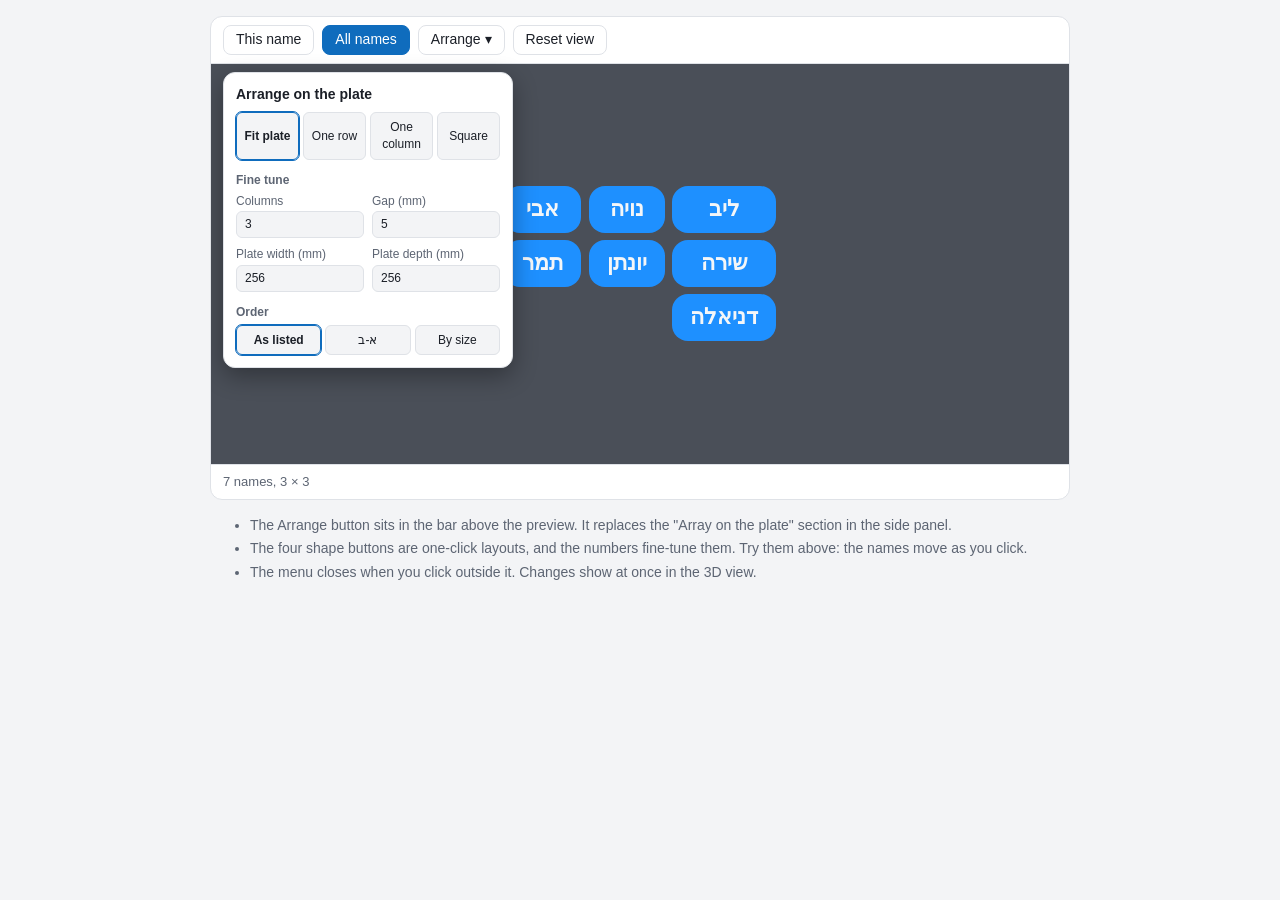
<file: docs/mockups/2026-11-07-arrange-menu.html>
<!doctype html>
<html lang="en">
<head>
<meta charset="utf-8">
<meta name="viewport" content="width=device-width, initial-scale=1">
<title>Arrange menu mockup</title>
<style>
:root {
  --bg: #f3f4f6; --panel: #ffffff; --field: #f3f4f6; --line: #dfe2e7; --text: #1b1f27; --muted: #5d6573;
  --accent: #0f6cbd; --viewport: #4a4f58; --r: 8px; --s1: 4px; --s2: 8px; --s3: 12px; --s4: 16px;
}
@media (prefers-color-scheme: dark) {
  :root:not([data-theme="light"]) {
    --bg: #17191d; --panel: #212429; --field: #2b2f36; --line: #363b44; --text: #eceef2; --muted: #a2a9b6; --accent: #4aa3ee;
  }
}
* { box-sizing: border-box; }
html { color-scheme: light dark; }
body { margin: 0; padding: var(--s4); background: var(--bg); color: var(--text); font: 14px/1.4 "Segoe UI", Tahoma, Arial, sans-serif; }
.frame { max-width: 860px; margin: 0 auto; background: var(--panel); border: 1px solid var(--line); border-radius: 12px; overflow: hidden; }
.bar { display: flex; flex-wrap: wrap; align-items: center; gap: var(--s2); padding: var(--s2) var(--s3); border-bottom: 1px solid var(--line); }
.bar button { border: 1px solid var(--line); background: var(--panel); color: var(--text); font: inherit; padding: 4px 12px; border-radius: var(--r); cursor: pointer; }
.bar button.on { background: var(--accent); border-color: var(--accent); color: #fff; }
.stage { position: relative; background: var(--viewport); min-height: 400px; padding: var(--s4); display: flex; justify-content: center; align-items: center; }
#plate { display: grid; direction: rtl; }
.tag { background: #1e90ff; color: #f4f6f8; border-radius: 16px; padding: 8px 18px; font-weight: 700; font-size: 22px; text-align: center; }
.pop { position: absolute; top: var(--s2); inset-inline-start: var(--s3); width: 290px; background: var(--panel); border: 1px solid var(--line); border-radius: 12px; box-shadow: 0 8px 24px #0005; padding: var(--s3); }
.pop[hidden] { display: none; }
.pop h3 { margin: 0 0 var(--s2); font-size: 14px; font-weight: 600; }
.pop h4 { margin: var(--s3) 0 var(--s1); font-size: 12px; font-weight: 600; color: var(--muted); }
.shapes { display: grid; grid-template-columns: repeat(4, 1fr); gap: var(--s1); }
.shapes button { border: 1px solid var(--line); background: var(--field); color: var(--text); font: inherit; font-size: 12px; padding: 6px 2px; border-radius: 6px; cursor: pointer; }
.shapes button.on { border-color: var(--accent); outline: 1px solid var(--accent); font-weight: 600; }
.nums { display: grid; grid-template-columns: 1fr 1fr; gap: var(--s2); }
.nums label { font-size: 12px; color: var(--muted); }
.nums input { width: 100%; margin-top: 2px; padding: 4px 8px; font: inherit; color: var(--text); background: var(--field); border: 1px solid var(--line); border-radius: 6px; }
.status { padding: var(--s2) var(--s3); border-top: 1px solid var(--line); color: var(--muted); font-size: 13px; }
.notes { max-width: 860px; margin: var(--s4) auto 0; color: var(--muted); }
.notes li { margin-bottom: var(--s1); }
</style>
</head>
<body>
<div class="frame">
  <div class="bar">
    <button>This name</button>
    <button class="on">All names</button>
    <button id="open" aria-expanded="true">Arrange ▾</button>
    <button>Reset view</button>
  </div>
  <div class="stage">
    <div id="plate" aria-label="Names on the plate"></div>
    <div class="pop" id="pop">
      <h3>Arrange on the plate</h3>
      <div class="shapes">
        <button data-mode="auto" class="on">Fit plate</button>
        <button data-mode="row">One row</button>
        <button data-mode="col">One column</button>
        <button data-mode="square">Square</button>
      </div>
      <h4>Fine tune</h4>
      <div class="nums">
        <label>Columns<input id="cols" type="number" min="1" max="6"></label>
        <label>Gap (mm)<input id="gap" type="number" min="0" max="30" value="5"></label>
        <label>Plate width (mm)<input value="256"></label>
        <label>Plate depth (mm)<input value="256"></label>
      </div>
      <h4>Order</h4>
      <div class="shapes" style="grid-template-columns:1fr 1fr 1fr">
        <button data-order="list" class="on">As listed</button>
        <button data-order="abc">א-ב</button>
        <button data-order="size">By size</button>
      </div>
    </div>
  </div>
  <div class="status" id="status"></div>
</div>
<ul class="notes">
  <li>The Arrange button sits in the bar above the preview. It replaces the "Array on the plate" section in the side panel.</li>
  <li>The four shape buttons are one-click layouts, and the numbers fine-tune them. Try them above: the names move as you click.</li>
  <li>The menu closes when you click outside it. Changes show at once in the 3D view.</li>
</ul>
<script>
const names = ["ליב", "נויה", "אבי", "שירה", "יונתן", "תמר", "דניאלה"];
let order = "list", mode = "auto";
const $ = id => document.getElementById(id);

function columnsFor(m) {
  if (m === "row") return names.length;
  if (m === "col") return 1;
  if (m === "square") return Math.ceil(Math.sqrt(names.length));
  return 3;
}

function draw() {
  const list = [...names];
  if (order === "abc") list.sort((a, b) => a.localeCompare(b, "he"));
  if (order === "size") list.sort((a, b) => b.length - a.length);
  const cols = Math.max(1, +$("cols").value || 1);
  const gap = Math.min(30, Math.max(0, +$("gap").value || 0));
  $("plate").style.gridTemplateColumns = `repeat(${cols}, auto)`;
  $("plate").style.gap = gap * 1.5 + "px";
  $("plate").innerHTML = list.map(n => `<div class="tag" dir="rtl">${n}</div>`).join("");
  $("status").textContent = `${names.length} names, ${cols} × ${Math.ceil(names.length / cols)}`;
}

document.querySelectorAll("[data-mode]").forEach(b => b.onclick = () => {
  mode = b.dataset.mode;
  document.querySelectorAll("[data-mode]").forEach(x => x.classList.toggle("on", x === b));
  $("cols").value = columnsFor(mode);
  draw();
});
document.querySelectorAll("[data-order]").forEach(b => b.onclick = () => {
  order = b.dataset.order;
  document.querySelectorAll("[data-order]").forEach(x => x.classList.toggle("on", x === b));
  draw();
});
$("cols").oninput = () => { document.querySelectorAll("[data-mode]").forEach(x => x.classList.remove("on")); draw(); };
$("gap").oninput = draw;
$("open").onclick = () => {
  $("pop").hidden = !$("pop").hidden;
  $("open").setAttribute("aria-expanded", String(!$("pop").hidden));
};
$("cols").value = columnsFor(mode);
draw();
</script>
</body>
</html>
</file>
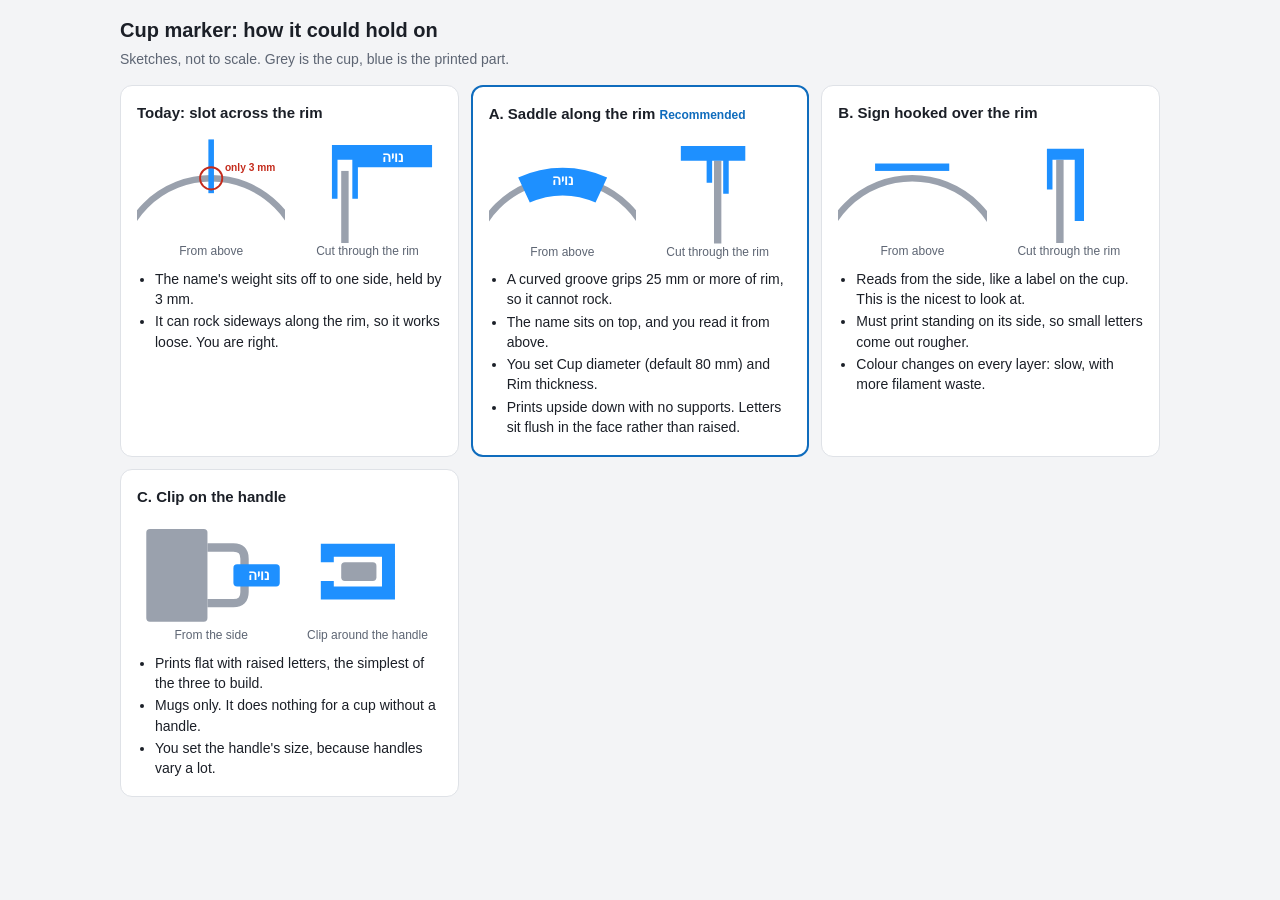
<file: docs/mockups/2026-11-07-cup-marker.html>
<!doctype html>
<html lang="en">
<head>
<meta charset="utf-8">
<meta name="viewport" content="width=device-width, initial-scale=1">
<title>Cup marker options</title>
<style>
:root {
  --bg: #f3f4f6; --panel: #ffffff; --line: #dfe2e7; --text: #1b1f27; --muted: #5d6573; --accent: #0f6cbd;
  --cup: #9aa1ad; --part: #1e90ff; --letter: #ffffff; --bad: #c42b1c; --r: 12px;
}
@media (prefers-color-scheme: dark) {
  :root:not([data-theme="light"]) {
    --bg: #17191d; --panel: #212429; --line: #363b44; --text: #eceef2; --muted: #a2a9b6; --accent: #4aa3ee; --cup: #7c8491; --bad: #ff7b6b;
  }
}
* { box-sizing: border-box; }
html { color-scheme: light dark; }
body { margin: 0; padding: 16px; background: var(--bg); color: var(--text); font: 14px/1.45 "Segoe UI", Tahoma, Arial, sans-serif; }
main { max-width: 1040px; margin: 0 auto; }
h1 { font-size: 20px; margin: 0 0 4px; }
.lead { color: var(--muted); margin: 0 0 16px; }
.grid { display: grid; grid-template-columns: repeat(auto-fit, minmax(300px, 1fr)); gap: 12px; }
.card { background: var(--panel); border: 1px solid var(--line); border-radius: var(--r); padding: 16px; }
.card.pick { border: 2px solid var(--accent); }
.card h2 { font-size: 15px; margin: 0 0 8px; }
.badge { font-size: 12px; font-weight: 600; color: var(--accent); }
.views { display: grid; grid-template-columns: 1fr 1fr; gap: 8px; margin-bottom: 8px; }
figure { margin: 0; }
figcaption { font-size: 12px; color: var(--muted); text-align: center; }
svg { width: 100%; height: auto; display: block; }
.wall { fill: var(--cup); }
.rim { fill: none; stroke: var(--cup); stroke-width: 7; }
.part { fill: var(--part); }
.band { fill: none; stroke: var(--part); }
.name { fill: var(--letter); font: 700 15px "Segoe UI", Tahoma, Arial, sans-serif; text-anchor: middle; direction: rtl; }
.mark { stroke: var(--bad); stroke-width: 2; fill: none; }
.note { fill: var(--bad); font: 600 11px "Segoe UI", Tahoma, Arial, sans-serif; text-anchor: middle; }
ul { margin: 0; padding-inline-start: 18px; }
li { margin-bottom: 2px; }
</style>
</head>
<body>
<main>
  <h1>Cup marker: how it could hold on</h1>
  <p class="lead">Sketches, not to scale. Grey is the cup, blue is the printed part.</p>
  <div class="grid">

    <section class="card">
      <h2>Today: slot across the rim</h2>
      <div class="views">
        <figure>
          <svg viewBox="0 0 160 120" role="img" aria-label="From above, a thin plate crosses the rim">
            <circle class="rim" cx="80" cy="150" r="100"/>
            <rect class="part" x="77" y="8" width="6" height="58"/>
            <circle class="mark" cx="80" cy="50" r="12"/>
            <text class="note" x="122" y="42">only 3 mm</text>
          </svg>
          <figcaption>From above</figcaption>
        </figure>
        <figure>
          <svg viewBox="0 0 160 120" role="img" aria-label="Cut through the rim, the name sticks out from a small slot">
            <rect class="wall" x="52" y="42" width="8" height="78"/>
            <path class="part" d="M42 14 H150 V38 H70 V72 H64 V30 H48 V72 H42 Z"/>
            <text class="name" x="108" y="32">נויה</text>
          </svg>
          <figcaption>Cut through the rim</figcaption>
        </figure>
      </div>
      <ul>
        <li>The name's weight sits off to one side, held by 3 mm.</li>
        <li>It can rock sideways along the rim, so it works loose. You are right.</li>
      </ul>
    </section>

    <section class="card pick">
      <h2>A. Saddle along the rim <span class="badge">Recommended</span></h2>
      <div class="views">
        <figure>
          <svg viewBox="0 0 160 120" role="img" aria-label="From above, a curved plate follows the rim">
            <circle class="rim" cx="80" cy="150" r="100"/>
            <path class="band" stroke-width="30" d="M38 62 A100 100 0 0 1 122 62"/>
            <text class="name" x="80" y="56">נויה</text>
          </svg>
          <figcaption>From above</figcaption>
        </figure>
        <figure>
          <svg viewBox="0 0 160 120" role="img" aria-label="Cut through the rim, a plate sits on top with two walls either side of the cup wall">
            <rect class="wall" x="76" y="30" width="8" height="90"/>
            <path class="part" d="M40 14 H110 V30 H92 V66 H86 V30 H74 V54 H68 V30 H40 Z"/>
          </svg>
          <figcaption>Cut through the rim</figcaption>
        </figure>
      </div>
      <ul>
        <li>A curved groove grips 25 mm or more of rim, so it cannot rock.</li>
        <li>The name sits on top, and you read it from above.</li>
        <li>You set Cup diameter (default 80 mm) and Rim thickness.</li>
        <li>Prints upside down with no supports. Letters sit flush in the face rather than raised.</li>
      </ul>
    </section>

    <section class="card">
      <h2>B. Sign hooked over the rim</h2>
      <div class="views">
        <figure>
          <svg viewBox="0 0 160 120" role="img" aria-label="From above, a straight plate sits outside the rim">
            <circle class="rim" cx="80" cy="150" r="100"/>
            <rect class="part" x="40" y="34" width="80" height="8"/>
          </svg>
          <figcaption>From above</figcaption>
        </figure>
        <figure>
          <svg viewBox="0 0 160 120" role="img" aria-label="Cut through the rim, a hook goes over the wall and a plate hangs outside">
            <rect class="wall" x="66" y="30" width="8" height="90"/>
            <path class="part" d="M56 18 H96 V96 H86 V30 H62 V62 H56 Z"/>
          </svg>
          <figcaption>Cut through the rim</figcaption>
        </figure>
      </div>
      <ul>
        <li>Reads from the side, like a label on the cup. This is the nicest to look at.</li>
        <li>Must print standing on its side, so small letters come out rougher.</li>
        <li>Colour changes on every layer: slow, with more filament waste.</li>
      </ul>
    </section>

    <section class="card">
      <h2>C. Clip on the handle</h2>
      <div class="views">
        <figure>
          <svg viewBox="0 0 160 120" role="img" aria-label="Side of a mug with a clip on its handle">
            <rect class="wall" x="10" y="14" width="66" height="100" rx="4"/>
            <path d="M76 34 H104 Q116 34 116 46 V82 Q116 94 104 94 H76" fill="none" stroke="var(--cup)" stroke-width="9"/>
            <rect class="part" x="104" y="52" width="50" height="24" rx="4"/>
            <text class="name" x="132" y="69">נויה</text>
          </svg>
          <figcaption>From the side</figcaption>
        </figure>
        <figure>
          <svg viewBox="0 0 160 120" role="img" aria-label="The clip snaps around the handle">
            <path class="part" d="M30 30 H110 V90 H30 V70 H44 V76 H96 V44 H44 V50 H30 Z"/>
            <rect class="wall" x="52" y="50" width="38" height="20" rx="4"/>
          </svg>
          <figcaption>Clip around the handle</figcaption>
        </figure>
      </div>
      <ul>
        <li>Prints flat with raised letters, the simplest of the three to build.</li>
        <li>Mugs only. It does nothing for a cup without a handle.</li>
        <li>You set the handle's size, because handles vary a lot.</li>
      </ul>
    </section>

  </div>
</main>
</body>
</html>
</file>
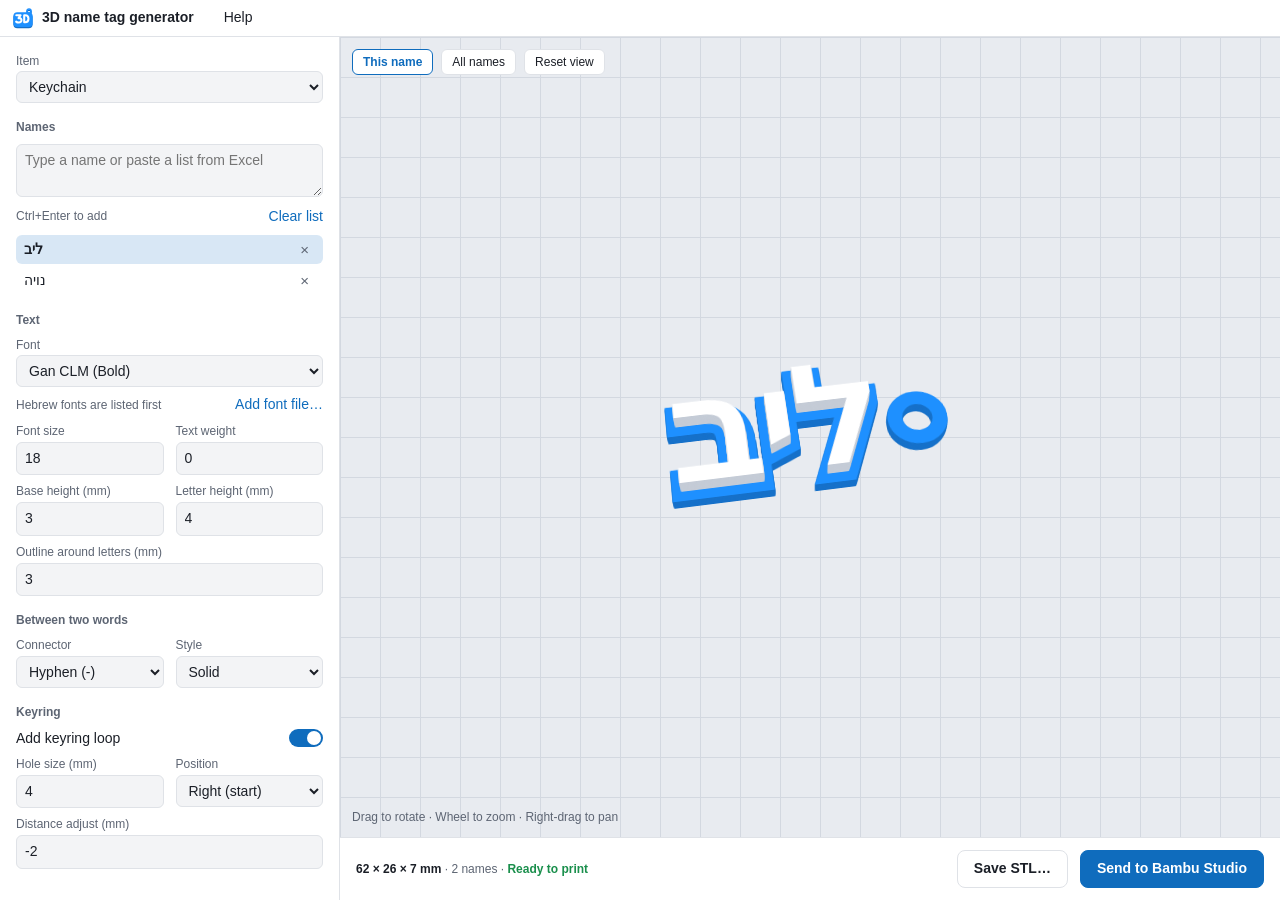
<file: docs/mockups/2026-11-07-main-window.html>
<!doctype html>
<html lang="en">
<head>
<meta charset="utf-8">
<meta name="viewport" content="width=device-width, initial-scale=1">
<title>Main window mockup</title>
<style>
:root {
  --bg: #f3f4f6; --panel: #ffffff; --field: #f3f4f6; --line: #dfe2e7; --text: #1b1f27; --muted: #5d6573;
  --accent: #0f6cbd; --accent-text: #ffffff; --viewport: #e8ebf0; --grid: #d3d8e0;
  --base: #1e90ff; --base-dark: #1570c9; --letters: #ffffff; --letters-dark: #c4cbd6;
  --r: 8px; --s1: 4px; --s2: 8px; --s3: 12px; --s4: 16px; --s5: 24px;
}
@media (prefers-color-scheme: dark) {
  :root {
    --bg: #17191d; --panel: #212429; --field: #2b2f36; --line: #363b44; --text: #eceef2; --muted: #a2a9b6;
    --accent: #4aa3ee; --accent-text: #08131f; --viewport: #15171b; --grid: #2a2e35;
  }
}
* { box-sizing: border-box; }
body { margin: 0; background: var(--bg); color: var(--text); font: 14px/1.4 "Segoe UI", Tahoma, Arial, sans-serif; }
html { color-scheme: light dark; }
.app { display: flex; flex-direction: column; height: 100vh; min-height: 600px; }
.top { display: flex; align-items: center; gap: var(--s2); padding: var(--s1) var(--s3); background: var(--panel); border-bottom: 1px solid var(--line); position: relative; z-index: 5; }
.top img, .top svg { width: 22px; height: 22px; }
.top strong { font-weight: 600; margin-inline-end: var(--s3); }
.menu-btn { border: 0; background: none; color: var(--text); font: inherit; padding: 4px 10px; border-radius: 6px; cursor: pointer; }
.menu-btn:hover, .menu-btn[aria-expanded="true"] { background: var(--field); }
.menu { position: absolute; top: 100%; min-width: 230px; margin: 0; padding: var(--s1); list-style: none; background: var(--panel); border: 1px solid var(--line); border-radius: var(--r); box-shadow: 0 6px 20px #0004; }
.menu button { width: 100%; display: flex; justify-content: space-between; gap: var(--s4); border: 0; background: none; color: var(--text); font: inherit; text-align: start; padding: 6px 10px; border-radius: 6px; cursor: pointer; }
.menu button:hover { background: var(--field); }
.menu kbd { font: inherit; font-size: 12px; color: var(--muted); }
.menu hr { border: 0; border-top: 1px solid var(--line); margin: var(--s1) 0; }
dialog { background: var(--panel); color: var(--text); border: 1px solid var(--line); border-radius: 12px; width: min(560px, 90vw); padding: var(--s5); }
dialog::backdrop { background: #0006; }
dialog h3 { margin: 0 0 var(--s2); font-size: 18px; }
dialog p, dialog li { margin: 0 0 var(--s2); }
dialog ol, dialog ul { padding-inline-start: 20px; margin: 0 0 var(--s3); }
.window { flex: 1; min-height: 0; display: grid; grid-template-columns: 340px 1fr; }
aside { background: var(--panel); border-inline-end: 1px solid var(--line); overflow-y: auto; padding: var(--s4); display: flex; flex-direction: column; gap: var(--s4); }
h2 { font-size: 12px; font-weight: 600; color: var(--muted); margin: 0 0 var(--s2); }
.seg { display: flex; background: var(--field); border-radius: var(--r); padding: 3px; }
.seg button { flex: 1; border: 0; background: none; color: var(--muted); padding: 6px; border-radius: 6px; font: inherit; cursor: pointer; }
.seg button.on { background: var(--panel); color: var(--text); font-weight: 600; box-shadow: 0 1px 2px #0003; }
textarea, input, select { width: 100%; background: var(--field); color: var(--text); border: 1px solid var(--line); border-radius: 6px; padding: 6px 8px; font: inherit; }
:focus-visible { outline: 2px solid var(--accent); outline-offset: 1px; }
.words { list-style: none; margin: var(--s2) 0 0; padding: 0; display: flex; flex-direction: column; gap: 2px; }
.words li { display: flex; justify-content: space-between; align-items: center; padding: 5px 8px; border-radius: 6px; cursor: pointer; }
.words li:hover { background: var(--field); }
.words li.on { background: color-mix(in srgb, var(--accent) 16%, transparent); font-weight: 600; }
.words .x { border: 0; background: none; color: var(--muted); cursor: pointer; font-size: 15px; }
.row { display: flex; justify-content: space-between; align-items: center; margin-top: var(--s1); }
.link { border: 0; background: none; color: var(--accent); cursor: pointer; font: inherit; padding: 0; }
.hint { font-size: 12px; color: var(--muted); }
.grid { display: grid; grid-template-columns: 1fr 1fr; gap: var(--s2) var(--s3); }
label { display: block; font-size: 12px; color: var(--muted); }
label input, label select { margin-top: 2px; font-size: 14px; }
.full { grid-column: 1 / -1; }
.switch { display: flex; justify-content: space-between; align-items: center; font-size: 14px; color: var(--text); }
.switch i { width: 34px; height: 18px; border-radius: 9px; background: var(--accent); position: relative; }
.switch i::after { content: ""; position: absolute; inset-block-start: 2px; inset-inline-end: 2px; width: 14px; height: 14px; background: var(--accent-text); border-radius: 50%; }
main { display: flex; flex-direction: column; min-width: 0; }
.view { flex: 1; position: relative; background: var(--viewport); overflow: hidden; cursor: grab; perspective: 1100px; user-select: none; touch-action: none;
  background-image: linear-gradient(var(--grid) 1px, transparent 1px), linear-gradient(90deg, var(--grid) 1px, transparent 1px); background-size: 40px 40px; }
.view:active { cursor: grabbing; }
.tools { position: absolute; inset-block-start: var(--s3); inset-inline-start: var(--s3); display: flex; gap: var(--s2); z-index: 2; }
.chip { background: var(--panel); color: var(--text); border: 1px solid var(--line); border-radius: 6px; padding: 4px 10px; font: inherit; font-size: 12px; cursor: pointer; }
.chip.on { border-color: var(--accent); color: var(--accent); font-weight: 600; }
.tip { position: absolute; inset-block-end: var(--s3); inset-inline-start: var(--s3); font-size: 12px; color: var(--muted); z-index: 2; }
.stage { position: absolute; inset: 0; display: flex; align-items: center; justify-content: center; transform-style: preserve-3d; pointer-events: none; }
.model { position: relative; transform-style: preserve-3d; width: 0; height: 0; }
.layer { position: absolute; left: 50%; top: 50%; display: flex; align-items: center; gap: 10px; direction: rtl; white-space: nowrap;
  font: 700 150px/1 "Gan CLM", "Arial", sans-serif; transform-origin: center; }
.layer .txt { paint-order: stroke fill; }
.ring { width: 60px; height: 60px; border-radius: 50%; border: 15px solid; flex: none; }
footer { background: var(--panel); border-top: 1px solid var(--line); padding: var(--s3) var(--s4); display: flex; align-items: center; gap: var(--s3); flex-wrap: wrap; }
.stats { flex: 1; min-width: 200px; font-size: 12px; color: var(--muted); }
.stats b { color: var(--text); font-weight: 600; }
.ok { color: #1a8f4c; font-weight: 600; }
@media (prefers-color-scheme: dark) { .ok { color: #58cf8b; } }
.btn { border-radius: var(--r); padding: 8px 16px; font: inherit; font-weight: 600; cursor: pointer; border: 1px solid var(--line); background: var(--panel); color: var(--text); }
.btn.primary { background: var(--accent); color: var(--accent-text); border-color: var(--accent); }
@media (max-width: 760px) { .window { grid-template-columns: 1fr; height: auto; } aside { border-inline-end: 0; } .view { min-height: 420px; } }
</style>
</head>
<body>
<div class="app">
<header class="top">
  <svg viewBox="0 0 256 256" aria-hidden="true">
    <g fill="#1570C9" transform="translate(0 14)"><rect x="16" y="62" width="224" height="170" rx="46"/><path fill-rule="evenodd" d="M198 14a32 32 0 1 0 0 64a32 32 0 1 0 0-64Zm0 18a14 14 0 1 1 0 28a14 14 0 1 1 0-28Z"/></g>
    <g fill="#1E90FF"><rect x="16" y="62" width="224" height="170" rx="46"/><path fill-rule="evenodd" d="M198 14a32 32 0 1 0 0 64a32 32 0 1 0 0-64Zm0 18a14 14 0 1 1 0 28a14 14 0 1 1 0-28Z"/></g>
    <g fill="none" stroke="#fff" stroke-width="24" stroke-linecap="round" stroke-linejoin="round"><path d="M50 96H100L76 130C104 126 116 146 108 164C100 184 66 186 48 170"/><path d="M142 96V178H154C204 178 204 96 154 96Z"/></g>
  </svg>
  <strong>3D name tag generator</strong>
  <div style="position:relative">
    <button class="menu-btn" id="helpBtn" aria-haspopup="true" aria-expanded="false">Help</button>
    <ul class="menu" id="helpMenu" hidden>
      <li><button data-h="start">Quick start <kbd>F1</kbd></button></li>
      <li><button data-h="settings">What each setting does</button></li>
      <li><button data-h="fonts">Hebrew and fonts</button></li>
      <li><button data-h="bambu">Printing with Bambu Studio</button></li>
      <li><button data-h="keys">Mouse and keyboard</button></li>
      <li><button data-h="trouble">Troubleshooting</button></li>
      <li><hr></li>
      <li><button data-h="about">About</button></li>
    </ul>
  </div>
</header>
<dialog id="helpDlg"><div id="helpBody"></div><button class="btn" id="helpClose">Close</button></dialog>
<div class="window">
  <aside>
    <section>
      <label>Item
        <select id="types">
          <option value="keychain">Keychain</option>
          <option value="pencil">Pencil top</option>
          <option value="bookmark">Bookmark</option>
          <option disabled>New items you add appear here</option>
        </select>
      </label>
    </section>

    <section>
      <h2>Names</h2>
      <textarea id="box" rows="2" dir="auto" placeholder="Type a name or paste a list from Excel"></textarea>
      <div class="row"><span class="hint">Ctrl+Enter to add</span><button class="link" id="clear">Clear list</button></div>
      <ul class="words" id="words"></ul>
    </section>

    <section>
      <h2>Text</h2>
      <div class="grid">
        <label class="full">Font
          <select>
            <optgroup label="Hebrew fonts on this PC">
              <option>Gan CLM (Bold)</option><option>Aharoni</option><option>Arial</option><option>David</option><option>FrankRuehl</option><option>Gisha</option><option>Guttman Yad-Brush</option><option>Miriam</option><option>Narkisim</option><option>Suez One</option><option>Tahoma</option>
            </optgroup>
            <optgroup label="Other fonts"><option>Impact</option><option>Verdana</option></optgroup>
          </select>
        </label>
        <div class="full row" style="margin-top:0"><span class="hint">Hebrew fonts are listed first</span><button class="link">Add font file…</button></div>
        <label>Font size<input type="number" value="18"></label>
        <label>Text weight<input type="number" value="0" step="0.1"></label>
        <label>Base height (mm)<input type="number" value="3"></label>
        <label>Letter height (mm)<input type="number" value="4" step="0.1"></label>
        <label class="full">Outline around letters (mm)<input type="number" value="3"></label>
      </div>
    </section>

    <section>
      <h2>Between two words</h2>
      <div class="grid">
        <label>Connector<select><option>Hyphen (-)</option><option>En dash (–)</option><option>Em dash (—)</option><option>Underscore (_)</option></select></label>
        <label>Style<select><option>Solid</option><option>Hollow</option></select></label>
      </div>
    </section>

    <section id="p-keychain">
      <h2>Keyring</h2>
      <div class="grid">
        <div class="switch full">Add keyring loop<i></i></div>
        <label>Hole size (mm)<input type="number" value="4"></label>
        <label>Position<select><option>Right (start)</option><option>Left (end)</option></select></label>
        <label class="full">Distance adjust (mm)<input type="number" value="-2" step="0.5"></label>
      </div>
    </section>
    <section id="p-pencil" hidden>
      <h2>Pencil</h2>
      <div class="grid">
        <label>Hole size (mm)<input type="number" value="7.8" step="0.1"></label>
        <label>Hole outline (mm)<input type="number" value="10" step="0.1"></label>
      </div>
    </section>
    <section id="p-bookmark" hidden>
      <h2>Bookmark clip</h2>
      <div class="grid">
        <label>Clip width (mm)<input type="number" value="35"></label>
        <label>Clip length (mm)<input type="number" value="90"></label>
        <label>Border (mm)<input type="number" value="3"></label>
        <label>U-cut gap (mm)<input type="number" value="1" step="0.1"></label>
      </div>
    </section>
  </aside>

  <main>
    <div class="view" id="view">
      <div class="tools">
        <button class="chip on" id="one">This name</button>
        <button class="chip" id="all">All names</button>
        <button class="chip" id="reset">Reset view</button>
      </div>
      <div class="tip">Drag to rotate · Wheel to zoom · Right-drag to pan</div>
      <div class="stage"><div class="model" id="model"></div></div>
    </div>
    <footer>
      <div class="stats"><b>62 × 26 × 7 mm</b> · 2 names · <span class="ok">Ready to print</span></div>
      <button class="btn">Save STL…</button>
      <button class="btn primary">Send to Bambu Studio</button>
    </footer>
  </main>
</div>
</div>

<script>
const css = getComputedStyle(document.documentElement);
const v = n => css.getPropertyValue(n).trim();
let words = ["ליב", "נויה"], sel = 0, rx = -30, ry = -8, zoom = 1, type = "keychain", showAll = false;
const model = document.getElementById("model");

function layer(text, z, opts, yOff) {
  const d = document.createElement("div");
  d.className = "layer";
  // The ring is always in the row so base and letters line up; only its visibility changes.
  const showRing = type === "keychain" && opts.ring;
  const ringHtml = type === "keychain"
    ? `<span class="ring" style="border-color:${opts.color};visibility:${showRing ? "visible" : "hidden"}"></span>`
    : "";
  d.innerHTML = ringHtml + `<span class="txt"></span>`;
  const t = d.querySelector(".txt");
  t.textContent = text;
  t.style.color = opts.color;
  if (opts.stroke) { t.style.webkitTextStroke = `${opts.stroke}px ${opts.color}`; }
  d.style.transform = `translate(-50%, -50%) translateY(${yOff}px) translateZ(${z}px)`;
  return d;
}

function drawTag(text, yOff) {
  for (let z = 0; z < 16; z += 2) {
    model.append(layer(text, z, { color: z < 14 ? v("--base-dark") : v("--base"), stroke: 18, ring: true }, yOff));
  }
  for (let z = 16; z < 36; z += 2) {
    const top = z >= 34;
    model.append(layer(text, z, { color: top ? v("--letters") : v("--letters-dark"), stroke: 0, ring: false }, yOff));
  }
}

function render() {
  model.innerHTML = "";
  if (words.length) {
    if (showAll) {
      words.forEach((w, i) => drawTag(w, (i - (words.length - 1) / 2) * 210));
    } else {
      drawTag(words[Math.min(sel, words.length - 1)], 0);
    }
  }
  model.style.transform = `scale(${zoom}) rotateX(${-rx}deg) rotateZ(${ry}deg)`;
  const list = document.getElementById("words");
  list.innerHTML = "";
  words.forEach((w, i) => {
    const li = document.createElement("li");
    if (i === sel) li.className = "on";
    li.innerHTML = `<span dir="auto"></span><button class="x" title="Remove">×</button>`;
    li.firstChild.textContent = w;
    li.onclick = () => { sel = i; render(); };
    li.lastChild.onclick = e => { e.stopPropagation(); words.splice(i, 1); sel = 0; render(); };
    list.append(li);
  });
  document.querySelector(".stats").innerHTML = words.length
    ? `<b>62 × 26 × 7 mm</b> · ${words.length} names · <span class="ok">Ready to print</span>`
    : `Add a name to see the preview`;
  document.querySelectorAll("footer .btn").forEach(b => b.disabled = !words.length);
}

const box = document.getElementById("box");
box.addEventListener("keydown", e => {
  if (e.key === "Enter" && e.ctrlKey) {
    words.push(...box.value.split(/\r?\n/).map(s => s.trim()).filter(Boolean));
    box.value = ""; render();
  }
});
document.getElementById("clear").onclick = () => { words = []; render(); };
document.getElementById("one").onclick = e => { showAll = false; e.target.classList.add("on"); document.getElementById("all").classList.remove("on"); render(); };
document.getElementById("all").onclick = e => { showAll = true; e.target.classList.add("on"); document.getElementById("one").classList.remove("on"); render(); };
document.getElementById("reset").onclick = () => { rx = -30; ry = -8; zoom = 1; render(); };
document.getElementById("types").onchange = e => {
  type = e.target.value;
  ["keychain", "pencil", "bookmark"].forEach(t => document.getElementById("p-" + t).hidden = t !== type);
  render();
};
const HELP = {
  start: `<h3>Quick start</h3><ol><li>Choose an item.</li><li>Type names, or paste a column from Excel.</li><li>Change settings and rotate the 3D preview.</li><li>Click <b>Save STL</b> or <b>Send to Bambu Studio</b>.</li></ol>`,
  settings: `<h3>What each setting does</h3><ul><li><b>Base height:</b> thickness of the blue layer.</li><li><b>Letter height:</b> how far the letters rise above the base.</li><li><b>Outline:</b> how far the base extends around the letters.</li><li><b>Text weight:</b> makes the letters thicker.</li></ul>`,
  fonts: `<h3>Hebrew and fonts</h3><p>Fonts with Hebrew letters are listed first. Use <b>Add font file</b> for a font that is not installed.</p><p>Names are always shown in the correct right-to-left order.</p>`,
  bambu: `<h3>Printing with Bambu Studio</h3><p><b>Send to Bambu Studio</b> opens your tags there, ready to slice. Choose your filaments and print.</p>`,
  keys: `<h3>Mouse and keyboard</h3><ul><li>Drag: rotate</li><li>Wheel: zoom</li><li>Right-drag: pan</li><li>Ctrl+Enter: add names</li><li>F1: help</li></ul>`,
  trouble: `<h3>Troubleshooting</h3><ul><li><b>Squares instead of letters:</b> the font has no Hebrew. Pick one from the Hebrew list.</li><li><b>Bambu button does nothing:</b> check that Bambu Studio is installed.</li></ul>`,
  about: `<h3>3D name tag generator</h3><p>Makes 3D-printable Hebrew name tags. Works offline.</p>`
};
const helpBtn = document.getElementById("helpBtn"), helpMenu = document.getElementById("helpMenu"), helpDlg = document.getElementById("helpDlg");
function setMenu(open) { helpMenu.hidden = !open; helpBtn.setAttribute("aria-expanded", open); }
function showHelp(k) { document.getElementById("helpBody").innerHTML = HELP[k]; setMenu(false); helpDlg.showModal(); }
helpBtn.onclick = e => { e.stopPropagation(); setMenu(helpMenu.hidden); };
document.addEventListener("click", () => setMenu(false));
helpMenu.querySelectorAll("button").forEach(b => b.onclick = () => showHelp(b.dataset.h));
document.getElementById("helpClose").onclick = () => helpDlg.close();
document.addEventListener("keydown", e => { if (e.key === "F1") { e.preventDefault(); showHelp("start"); } });
const view = document.getElementById("view");
let drag = null;
view.addEventListener("pointerdown", e => { if (e.target.closest(".chip")) return; drag = [e.clientX, e.clientY]; view.setPointerCapture(e.pointerId); });
view.addEventListener("pointermove", e => {
  if (!drag) return;
  ry += (e.clientX - drag[0]) * 0.4; rx += (e.clientY - drag[1]) * 0.4; drag = [e.clientX, e.clientY];
  model.style.transform = `scale(${zoom}) rotateX(${-rx}deg) rotateZ(${ry}deg)`;
});
view.addEventListener("pointerup", () => drag = null);
view.addEventListener("wheel", e => { e.preventDefault(); zoom = Math.min(3, Math.max(0.4, zoom - e.deltaY * 0.001)); model.style.transform = `scale(${zoom}) rotateX(${-rx}deg) rotateZ(${ry}deg)`; }, { passive: false });
render();
</script>
</body>
</html>
</file>
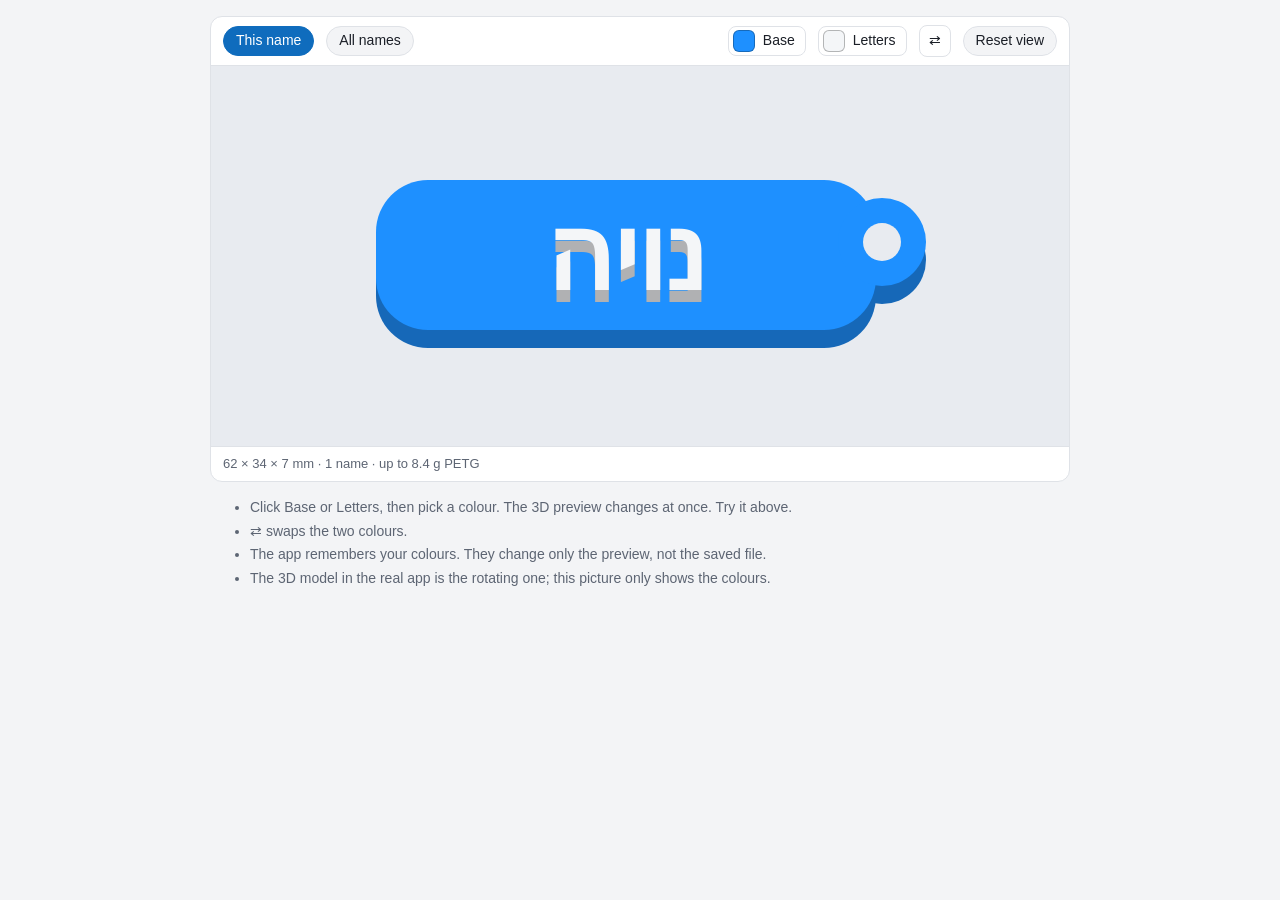
<file: docs/mockups/2026-11-07-preview-colours.html>
<!doctype html>
<html lang="en">
<head>
<meta charset="utf-8">
<meta name="viewport" content="width=device-width, initial-scale=1">
<title>Preview colours mockup</title>
<style>
:root {
  --bg: #f3f4f6; --panel: #ffffff; --field: #f3f4f6; --line: #dfe2e7; --text: #1b1f27; --muted: #5d6573;
  --accent: #0f6cbd; --viewport: #e8ebf0; --r: 8px; --s1: 4px; --s2: 8px; --s3: 12px; --s4: 16px;
}
@media (prefers-color-scheme: dark) {
  :root:not([data-theme="light"]) {
    --bg: #17191d; --panel: #212429; --field: #2b2f36; --line: #363b44; --text: #eceef2; --muted: #a2a9b6;
    --accent: #4aa3ee; --viewport: #15171b;
  }
}
* { box-sizing: border-box; }
html { color-scheme: light dark; }
body { margin: 0; padding: var(--s4); background: var(--bg); color: var(--text); font: 14px/1.4 "Segoe UI", Tahoma, Arial, sans-serif; }
.frame { max-width: 860px; margin: 0 auto; background: var(--panel); border: 1px solid var(--line); border-radius: 12px; overflow: hidden; }
.bar { display: flex; flex-wrap: wrap; align-items: center; gap: var(--s2) var(--s3); padding: var(--s2) var(--s3); border-bottom: 1px solid var(--line); }
.chip { border: 1px solid var(--line); background: var(--field); color: var(--text); font: inherit; padding: 4px 12px; border-radius: 999px; }
.chip.on { background: var(--accent); border-color: var(--accent); color: #fff; }
.spacer { flex: 1; }
.colour { display: flex; align-items: center; gap: var(--s2); border: 1px solid var(--line); background: var(--panel); color: var(--text); font: inherit; padding: 3px 10px 3px 4px; border-radius: var(--r); cursor: pointer; }
.colour:hover, .colour[aria-expanded="true"] { border-color: var(--accent); }
.colour i { width: 22px; height: 22px; border-radius: 6px; border: 1px solid #0004; display: block; }
.swap { border: 1px solid var(--line); background: var(--panel); color: var(--text); font: inherit; width: 32px; height: 32px; border-radius: var(--r); cursor: pointer; }
.swap:hover { border-color: var(--accent); }
.stage { position: relative; background: var(--viewport); height: 380px; display: flex; align-items: center; justify-content: center; }
.stage svg { width: min(620px, 92%); height: auto; }
.pop { position: absolute; top: var(--s2); inset-inline-end: var(--s3); width: 252px; background: var(--panel); border: 1px solid var(--line); border-radius: 12px; box-shadow: 0 8px 24px #0004; padding: var(--s3); }
.pop[hidden] { display: none; }
.pop h3 { margin: 0 0 var(--s2); font-size: 14px; font-weight: 600; }
.grid { display: grid; grid-template-columns: repeat(6, 1fr); gap: 6px; }
.grid button { aspect-ratio: 1; border-radius: 6px; border: 1px solid #0004; cursor: pointer; padding: 0; }
.grid button.on { outline: 2px solid var(--accent); outline-offset: 2px; }
.custom { display: flex; align-items: center; gap: var(--s2); margin-top: var(--s3); color: var(--muted); }
.custom input { width: 44px; height: 28px; padding: 0; border: 1px solid var(--line); border-radius: 6px; background: none; }
.status { padding: var(--s2) var(--s3); border-top: 1px solid var(--line); color: var(--muted); font-size: 13px; }
.notes { max-width: 860px; margin: var(--s4) auto 0; color: var(--muted); }
.notes li { margin-bottom: var(--s1); }
</style>
</head>
<body>
<div class="frame">
  <div class="bar">
    <span class="chip on">This name</span>
    <span class="chip">All names</span>
    <span class="spacer"></span>
    <button class="colour" id="baseBtn" aria-expanded="false"><i id="baseChip"></i>Base</button>
    <button class="colour" id="lettersBtn" aria-expanded="false"><i id="lettersChip"></i>Letters</button>
    <button class="swap" id="swap" title="Swap the two colours" aria-label="Swap the two colours">⇄</button>
    <span class="chip">Reset view</span>
  </div>
  <div class="stage">
    <svg viewBox="0 0 620 240" role="img" aria-label="Name tag preview">
      <g id="baseSide"><rect x="46" y="62" width="500" height="150" rx="52"/><circle cx="552" cy="124" r="44"/></g>
      <g id="baseTop"><rect x="46" y="44" width="500" height="150" rx="52"/><circle cx="552" cy="106" r="44"/></g>
      <circle cx="552" cy="106" r="19" fill="var(--viewport)"/>
      <text id="lettersSide" x="296" y="166" text-anchor="middle" direction="rtl" font-size="104" font-weight="700" font-family="Arial, sans-serif">נויה</text>
      <text id="lettersTop" x="296" y="154" text-anchor="middle" direction="rtl" font-size="104" font-weight="700" font-family="Arial, sans-serif">נויה</text>
    </svg>
    <div class="pop" id="pop" hidden>
      <h3 id="popTitle">Base colour</h3>
      <div class="grid" id="grid"></div>
      <label class="custom">Any colour <input type="color" id="custom"></label>
    </div>
  </div>
  <div class="status">62 × 34 × 7 mm · 1 name · up to 8.4 g PETG</div>
</div>
<ul class="notes">
  <li>Click Base or Letters, then pick a colour. The 3D preview changes at once. Try it above.</li>
  <li>⇄ swaps the two colours.</li>
  <li>The app remembers your colours. They change only the preview, not the saved file.</li>
  <li>The 3D model in the real app is the rotating one; this picture only shows the colours.</li>
</ul>
<script>
const palette = [
  ["White", "#F4F6F8"], ["Black", "#1B1D20"], ["Grey", "#8A8F96"], ["Red", "#D0312D"], ["Orange", "#F28C28"], ["Yellow", "#F5D327"],
  ["Green", "#2E9E4F"], ["Mint", "#7FD8BE"], ["Blue", "#1E90FF"], ["Navy", "#1F3A7A"], ["Purple", "#7B4FB5"], ["Pink", "#F29BC0"],
];
const shade = (hex, f) => "#" + [1, 3, 5].map(i => Math.round(parseInt(hex.slice(i, i + 2), 16) * f).toString(16).padStart(2, "0")).join("");
const state = { base: "#1E90FF", letters: "#F4F6F8", editing: null };
const $ = id => document.getElementById(id);

function paint() {
  $("baseTop").setAttribute("fill", state.base);
  $("baseSide").setAttribute("fill", shade(state.base, .72));
  $("lettersTop").setAttribute("fill", state.letters);
  $("lettersSide").setAttribute("fill", shade(state.letters, .72));
  $("baseChip").style.background = state.base;
  $("lettersChip").style.background = state.letters;
  document.querySelectorAll("#grid button").forEach(b =>
    b.classList.toggle("on", state.editing !== null && b.dataset.hex === state[state.editing]));
}

function openFor(part) {
  const closing = state.editing === part;
  state.editing = closing ? null : part;
  $("pop").hidden = closing;
  $("baseBtn").setAttribute("aria-expanded", String(state.editing === "base"));
  $("lettersBtn").setAttribute("aria-expanded", String(state.editing === "letters"));
  if (!closing) {
    $("popTitle").textContent = part === "base" ? "Base colour" : "Letters colour";
    $("custom").value = state[part].toLowerCase();
  }
  paint();
}

palette.forEach(([name, hex]) => {
  const b = document.createElement("button");
  b.style.background = hex; b.title = name; b.setAttribute("aria-label", name); b.dataset.hex = hex;
  b.onclick = () => { state[state.editing] = hex; $("custom").value = hex.toLowerCase(); paint(); };
  $("grid").append(b);
});
$("custom").oninput = e => { state[state.editing] = e.target.value.toUpperCase(); paint(); };
$("baseBtn").onclick = () => openFor("base");
$("lettersBtn").onclick = () => openFor("letters");
$("swap").onclick = () => { [state.base, state.letters] = [state.letters, state.base]; paint(); };
paint();
</script>
</body>
</html>
</file>
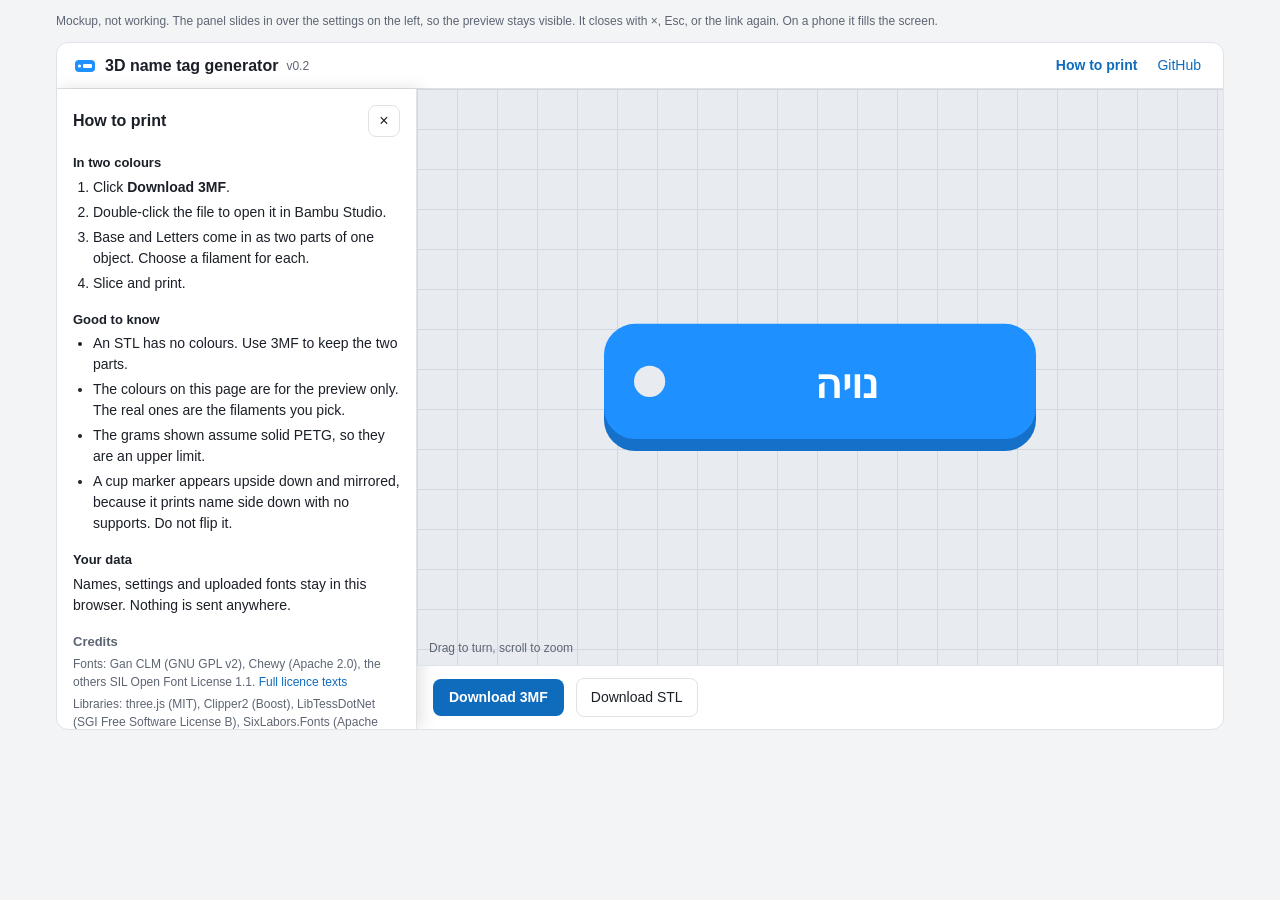
<file: docs/mockups/2026-11-08-help-panel.html>
<!doctype html>
<html lang="en">
<head>
<meta charset="utf-8">
<meta name="viewport" content="width=device-width, initial-scale=1">
<title>Help panel mockup</title>
<style>
:root {
  --bg: #f3f4f6; --panel: #ffffff; --field: #f3f4f6; --line: #dfe2e7; --text: #1b1f27; --muted: #5d6573;
  --accent: #0f6cbd; --accent-text: #ffffff; --viewport: #e8ebf0; --grid: #d3d8e0;
  --base: #1e90ff; --base-dark: #1570c9; --letters: #ffffff;
  --r: 8px; --s1: 4px; --s2: 8px; --s3: 12px; --s4: 16px; --s5: 24px;
}
@media (prefers-color-scheme: dark) {
  :root:not([data-theme="light"]) {
    --bg: #17191d; --panel: #212429; --field: #2b2f36; --line: #363b44; --text: #eceef2; --muted: #a2a9b6;
    --accent: #4aa3ee; --accent-text: #08131f; --viewport: #15171b; --grid: #2a2e35;
  }
}
* { box-sizing: border-box; }
html { color-scheme: light dark; }
body { margin: 0; background: var(--bg); color: var(--text); font: 14px/1.5 "Segoe UI", Tahoma, Arial, sans-serif; }
.note { max-width: 1200px; margin: var(--s3) auto 0; padding: 0 var(--s4); color: var(--muted); font-size: 12px; }
.page { max-width: 1200px; margin: var(--s3) auto var(--s5); padding: 0 var(--s4); }
.frame { background: var(--panel); border: 1px solid var(--line); border-radius: 12px; overflow: hidden; }
header { display: flex; align-items: center; gap: var(--s2); padding: var(--s2) var(--s4); border-bottom: 1px solid var(--line); }
header svg { width: 24px; height: 24px; flex: none; }
header strong { font-size: 16px; }
header .ver { color: var(--muted); font-size: 12px; }
header .grow { flex: 1; }
.link { border: 0; background: none; color: var(--accent); font: inherit; cursor: pointer; padding: 4px 6px; text-decoration: none; }
.link.open { font-weight: 600; }
.layout { position: relative; display: grid; grid-template-columns: 360px 1fr; min-height: 640px; }
.help { border-inline-end: 1px solid var(--line); padding: var(--s4); display: flex; flex-direction: column; gap: var(--s4); max-height: 640px; overflow-y: auto; box-shadow: 4px 0 16px rgb(0 0 0 / 0.12); }
.help-top { display: flex; align-items: center; justify-content: space-between; }
.help h2 { font-size: 16px; font-weight: 600; margin: 0; }
.help h3 { font-size: 13px; font-weight: 600; margin: 0 0 var(--s1); }
.help p, .help ol, .help ul { margin: 0; }
.help ol, .help ul { padding-inline-start: 20px; }
.help li + li { margin-top: var(--s1); }
.small { font-size: 12px; color: var(--muted); }
.close { width: 32px; height: 32px; border: 1px solid var(--line); border-radius: var(--r); background: var(--panel); color: var(--text); font: inherit; font-size: 16px; line-height: 1; cursor: pointer; }
main { display: flex; flex-direction: column; min-width: 0; }
.view { flex: 1; position: relative; min-height: 360px; background: var(--viewport);
  background-image: linear-gradient(var(--grid) 1px, transparent 1px), linear-gradient(90deg, var(--grid) 1px, transparent 1px); background-size: 40px 40px; }
.stage { position: absolute; inset: 0; display: flex; align-items: center; justify-content: center; padding: 56px var(--s4) 40px; }
.stage svg { width: min(480px, 100%); height: auto; }
.tip { position: absolute; inset-block-end: var(--s2); inset-inline-start: var(--s3); font-size: 12px; color: var(--muted); }
.bar { display: flex; align-items: center; gap: var(--s3); padding: var(--s3) var(--s4); border-top: 1px solid var(--line); flex-wrap: wrap; }
.primary { background: var(--accent); color: var(--accent-text); border: 0; border-radius: var(--r); padding: 8px 16px; font: inherit; font-weight: 600; cursor: pointer; }
.secondary { background: var(--panel); color: var(--text); border: 1px solid var(--line); border-radius: var(--r); padding: 8px 14px; font: inherit; cursor: pointer; }
:focus-visible { outline: 2px solid var(--accent); outline-offset: 1px; }
.name { font: 700 34px "Segoe UI", Tahoma, Arial, sans-serif; fill: var(--letters); text-anchor: middle; direction: rtl; }
@media (max-width: 760px) {
  .layout { grid-template-columns: 1fr; }
  .help { max-height: none; border-inline-end: 0; box-shadow: none; }
  main { display: none; }
}
</style>
</head>
<body>
<p class="note">Mockup, not working. The panel slides in over the settings on the left, so the preview stays visible. It closes with ×, Esc, or the link again. On a phone it fills the screen.</p>
<div class="page">
  <div class="frame">
    <header>
      <svg viewBox="0 0 24 24" aria-hidden="true"><rect x="2" y="6" width="20" height="12" rx="4" fill="var(--base)"/><circle cx="6.5" cy="12" r="1.6" fill="var(--panel)"/><rect x="10" y="10" width="9" height="4" rx="1" fill="#fff"/></svg>
      <strong>3D name tag generator</strong>
      <span class="ver">v0.2</span>
      <span class="grow"></span>
      <button class="link open" aria-expanded="true">How to print</button>
      <a class="link" href="#">GitHub</a>
    </header>
    <div class="layout">
      <section class="help" aria-label="How to print">
        <div class="help-top">
          <h2>How to print</h2>
          <button class="close" aria-label="Close">×</button>
        </div>
        <div>
          <h3>In two colours</h3>
          <ol>
            <li>Click <b>Download 3MF</b>.</li>
            <li>Double-click the file to open it in Bambu Studio.</li>
            <li>Base and Letters come in as two parts of one object. Choose a filament for each.</li>
            <li>Slice and print.</li>
          </ol>
        </div>
        <div>
          <h3>Good to know</h3>
          <ul>
            <li>An STL has no colours. Use 3MF to keep the two parts.</li>
            <li>The colours on this page are for the preview only. The real ones are the filaments you pick.</li>
            <li>The grams shown assume solid PETG, so they are an upper limit.</li>
            <li>A cup marker appears upside down and mirrored, because it prints name side down with no supports. Do not flip it.</li>
          </ul>
        </div>
        <div>
          <h3>Your data</h3>
          <p>Names, settings and uploaded fonts stay in this browser. Nothing is sent anywhere.</p>
        </div>
        <div class="small">
          <h3>Credits</h3>
          <p>Fonts: Gan CLM (GNU GPL v2), Chewy (Apache 2.0), the others SIL Open Font License 1.1. <a class="link" style="padding:0" href="#">Full licence texts</a></p>
          <p style="margin-top:4px">Libraries: three.js (MIT), Clipper2 (Boost), LibTessDotNet (SGI Free Software License B), SixLabors.Fonts (Apache 2.0).</p>
        </div>
      </section>
      <main>
        <div class="view">
          <div class="stage">
            <svg viewBox="0 0 400 130" role="img" aria-label="Preview of a keychain">
              <rect x="20" y="24" width="360" height="96" rx="26" fill="var(--base-dark)"/>
              <rect x="20" y="14" width="360" height="96" rx="26" fill="var(--base)"/>
              <circle cx="58" cy="62" r="13" fill="var(--viewport)"/>
              <text class="name" x="222" y="76">נויה</text>
            </svg>
          </div>
          <span class="tip">Drag to turn, scroll to zoom</span>
        </div>
        <div class="bar">
          <button class="primary">Download 3MF</button>
          <button class="secondary">Download STL</button>
        </div>
      </main>
    </div>
  </div>
</div>
</body>
</html>
</file>
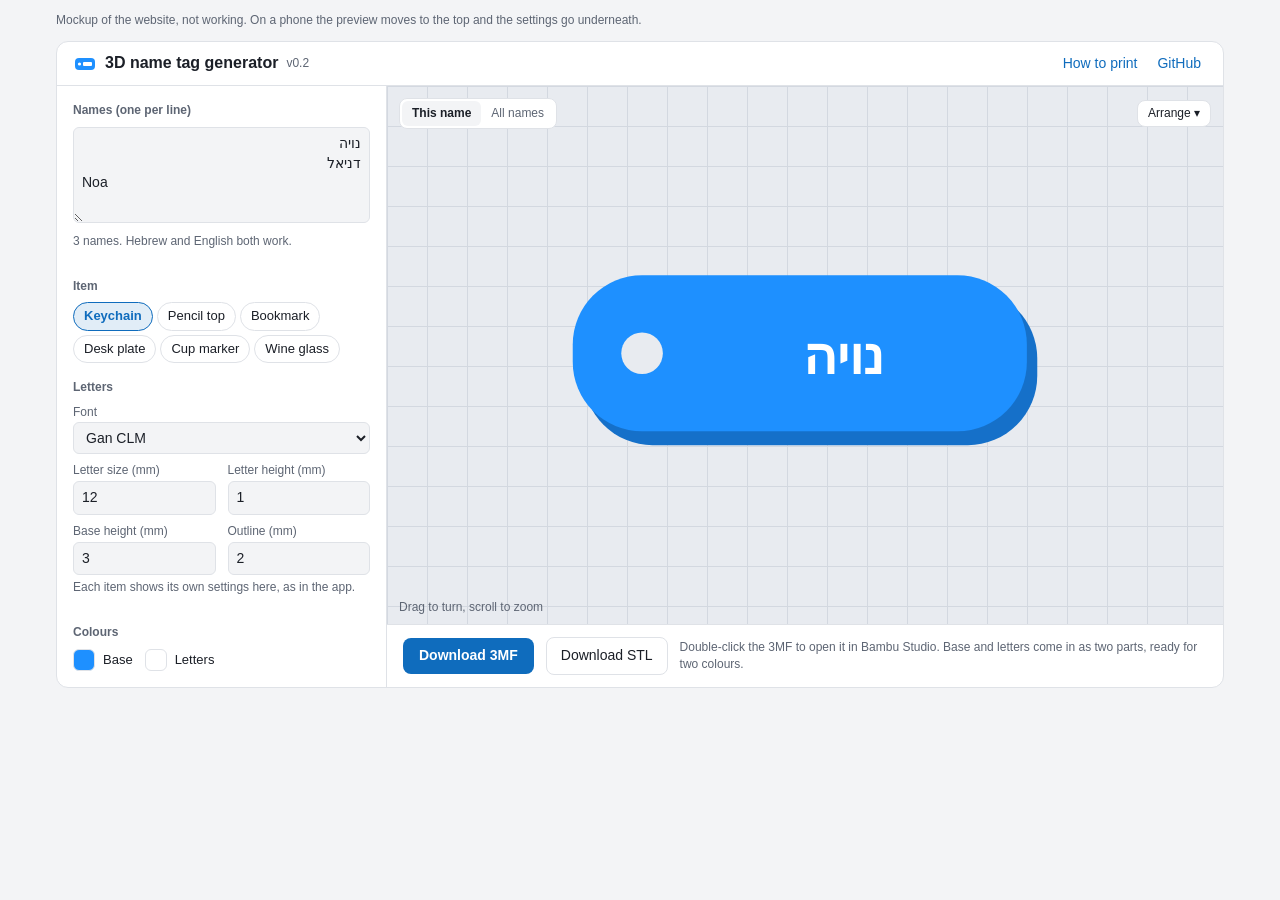
<file: docs/mockups/2026-11-08-website.html>
<!doctype html>
<html lang="en">
<head>
<meta charset="utf-8">
<meta name="viewport" content="width=device-width, initial-scale=1">
<title>Website mockup</title>
<style>
:root {
  --bg: #f3f4f6; --panel: #ffffff; --field: #f3f4f6; --line: #dfe2e7; --text: #1b1f27; --muted: #5d6573;
  --accent: #0f6cbd; --accent-text: #ffffff; --viewport: #e8ebf0; --grid: #d3d8e0;
  --base: #1e90ff; --base-dark: #1570c9; --letters: #ffffff;
  --r: 8px; --s1: 4px; --s2: 8px; --s3: 12px; --s4: 16px; --s5: 24px;
}
@media (prefers-color-scheme: dark) {
  :root:not([data-theme="light"]) {
    --bg: #17191d; --panel: #212429; --field: #2b2f36; --line: #363b44; --text: #eceef2; --muted: #a2a9b6;
    --accent: #4aa3ee; --accent-text: #08131f; --viewport: #15171b; --grid: #2a2e35;
  }
}
* { box-sizing: border-box; }
html { color-scheme: light dark; }
body { margin: 0; background: var(--bg); color: var(--text); font: 14px/1.4 "Segoe UI", Tahoma, Arial, sans-serif; }
.note { max-width: 1200px; margin: var(--s3) auto 0; padding: 0 var(--s4); color: var(--muted); font-size: 12px; }
.page { max-width: 1200px; margin: var(--s3) auto var(--s5); padding: 0 var(--s4); }
.frame { background: var(--panel); border: 1px solid var(--line); border-radius: 12px; overflow: hidden; }
header { display: flex; align-items: center; gap: var(--s2); padding: var(--s2) var(--s4); border-bottom: 1px solid var(--line); }
header svg { width: 24px; height: 24px; flex: none; }
header strong { font-size: 16px; }
header .ver { color: var(--muted); font-size: 12px; }
header .grow { flex: 1; }
.link { border: 0; background: none; color: var(--accent); font: inherit; cursor: pointer; padding: 4px 6px; }
.layout { display: grid; grid-template-columns: 330px 1fr; min-height: 560px; }
aside { padding: var(--s4); border-inline-end: 1px solid var(--line); display: flex; flex-direction: column; gap: var(--s4); }
h2 { font-size: 12px; font-weight: 600; color: var(--muted); margin: 0 0 var(--s2); }
textarea, select, input { width: 100%; background: var(--field); color: var(--text); border: 1px solid var(--line); border-radius: 6px; padding: 6px 8px; font: inherit; }
textarea { min-height: 96px; resize: vertical; }
.hint { font-size: 12px; color: var(--muted); margin-top: var(--s1); }
.chips { display: flex; flex-wrap: wrap; gap: var(--s1); }
.chip { background: var(--panel); color: var(--text); border: 1px solid var(--line); border-radius: 999px; padding: 4px 10px; font: inherit; font-size: 13px; cursor: pointer; }
.chip.on { border-color: var(--accent); background: color-mix(in srgb, var(--accent) 12%, transparent); color: var(--accent); font-weight: 600; }
.grid { display: grid; grid-template-columns: 1fr 1fr; gap: var(--s2) var(--s3); }
label { display: block; font-size: 12px; color: var(--muted); }
label input, label select { margin-top: 2px; font-size: 14px; }
.colours { display: flex; gap: var(--s3); }
.sw { display: flex; align-items: center; gap: var(--s2); font-size: 13px; }
.sw i { width: 22px; height: 22px; border-radius: 6px; border: 1px solid var(--line); }
main { display: flex; flex-direction: column; min-width: 0; }
.view { flex: 1; position: relative; min-height: 360px; background: var(--viewport);
  background-image: linear-gradient(var(--grid) 1px, transparent 1px), linear-gradient(90deg, var(--grid) 1px, transparent 1px); background-size: 40px 40px; }
.tools { position: absolute; inset-block-start: var(--s3); inset-inline: var(--s3); display: flex; gap: var(--s2); align-items: center; }
.seg { display: flex; background: var(--panel); border: 1px solid var(--line); border-radius: var(--r); padding: 2px; }
.seg button { border: 0; background: none; color: var(--muted); padding: 4px 10px; border-radius: 6px; font: inherit; font-size: 12px; cursor: pointer; }
.seg button.on { background: var(--field); color: var(--text); font-weight: 600; }
.tools .grow { flex: 1; }
.stage { position: absolute; inset: 0; display: flex; align-items: center; justify-content: center; padding: 56px var(--s4) 40px; }
.stage svg { width: min(520px, 100%); height: auto; }
.tip { position: absolute; inset-block-end: var(--s2); inset-inline-start: var(--s3); font-size: 12px; color: var(--muted); }
.bar { display: flex; align-items: center; gap: var(--s3); padding: var(--s3) var(--s4); border-top: 1px solid var(--line); flex-wrap: wrap; }
.primary { background: var(--accent); color: var(--accent-text); border: 0; border-radius: var(--r); padding: 8px 16px; font: inherit; font-weight: 600; cursor: pointer; }
.secondary { background: var(--panel); color: var(--text); border: 1px solid var(--line); border-radius: var(--r); padding: 8px 14px; font: inherit; cursor: pointer; }
.bar .hint { margin: 0; flex: 1; min-width: 200px; }
:focus-visible { outline: 2px solid var(--accent); outline-offset: 1px; }
.name { font: 700 30px "Segoe UI", Tahoma, Arial, sans-serif; fill: var(--letters); text-anchor: middle; direction: rtl; }
@media (max-width: 760px) {
  .layout { grid-template-columns: 1fr; }
  aside { border-inline-end: 0; border-bottom: 1px solid var(--line); }
  main { order: -1; }
  .view { min-height: 280px; }
}
</style>
</head>
<body>
<p class="note">Mockup of the website, not working. On a phone the preview moves to the top and the settings go underneath.</p>
<div class="page">
  <div class="frame">
    <header>
      <svg viewBox="0 0 24 24" aria-hidden="true"><rect x="2" y="6" width="20" height="12" rx="4" fill="var(--base)"/><circle cx="6.5" cy="12" r="1.6" fill="var(--panel)"/><rect x="10" y="10" width="9" height="4" rx="1" fill="#fff"/></svg>
      <strong>3D name tag generator</strong>
      <span class="ver">v0.2</span>
      <span class="grow"></span>
      <button class="link">How to print</button>
      <button class="link">GitHub</button>
    </header>
    <div class="layout">
      <aside>
        <section>
          <h2>Names (one per line)</h2>
          <textarea dir="auto" aria-label="Names">נויה
דניאל
Noa</textarea>
          <p class="hint">3 names. Hebrew and English both work.</p>
        </section>
        <section>
          <h2>Item</h2>
          <div class="chips">
            <button class="chip on">Keychain</button><button class="chip">Pencil top</button><button class="chip">Bookmark</button>
            <button class="chip">Desk plate</button><button class="chip">Cup marker</button><button class="chip">Wine glass</button>
          </div>
        </section>
        <section>
          <h2>Letters</h2>
          <div class="grid">
            <label class="full" style="grid-column:1/-1">Font<select>
              <optgroup label="Hebrew and English"><option>Rubik</option><option>Heebo</option><option>Assistant</option><option>Varela Round</option><option>Secular One</option><option>Fredoka</option><option>Frank Ruhl Libre</option><option>Alef</option></optgroup>
              <optgroup label="Hebrew, decorative"><option selected>Gan CLM</option><option>MigdalHaemeq</option><option>Noot</option><option>Suez One</option></optgroup>
              <optgroup label="English only"><option>Pacifico (joined letters)</option><option>Lobster (joined letters)</option><option>Righteous</option><option>Chewy</option><option>Comfortaa</option><option>Bebas Neue (capitals)</option></optgroup>
              <optgroup label="Your own"><option>Upload a font file…</option></optgroup>
            </select></label>
            <label>Letter size (mm)<input value="12"></label>
            <label>Letter height (mm)<input value="1"></label>
            <label>Base height (mm)<input value="3"></label>
            <label>Outline (mm)<input value="2"></label>
          </div>
          <p class="hint">Each item shows its own settings here, as in the app.</p>
        </section>
        <section>
          <h2>Colours</h2>
          <div class="colours">
            <span class="sw"><i style="background:var(--base)"></i>Base</span>
            <span class="sw"><i style="background:#fff"></i>Letters</span>
          </div>
        </section>
      </aside>
      <main>
        <div class="view">
          <div class="tools">
            <div class="seg"><button class="on">This name</button><button>All names</button></div>
            <span class="grow"></span>
            <button class="secondary" style="padding:4px 10px;font-size:12px">Arrange ▾</button>
          </div>
          <div class="stage">
            <svg viewBox="0 0 300 130" role="img" aria-label="Preview of a blue keychain with the name נויה">
              <rect x="22" y="22" width="262" height="90" rx="40" fill="var(--base-dark)"/>
              <rect x="16" y="14" width="262" height="90" rx="40" fill="var(--base)"/>
              <circle cx="56" cy="59" r="12" fill="var(--viewport)"/>
              <text class="name" x="172" y="71">נויה</text>
            </svg>
          </div>
          <span class="tip">Drag to turn, scroll to zoom</span>
        </div>
        <div class="bar">
          <button class="primary">Download 3MF</button>
          <button class="secondary">Download STL</button>
          <p class="hint">Double-click the 3MF to open it in Bambu Studio. Base and letters come in as two parts, ready for two colours.</p>
        </div>
      </main>
    </div>
  </div>
</div>
</body>
</html>
</file>
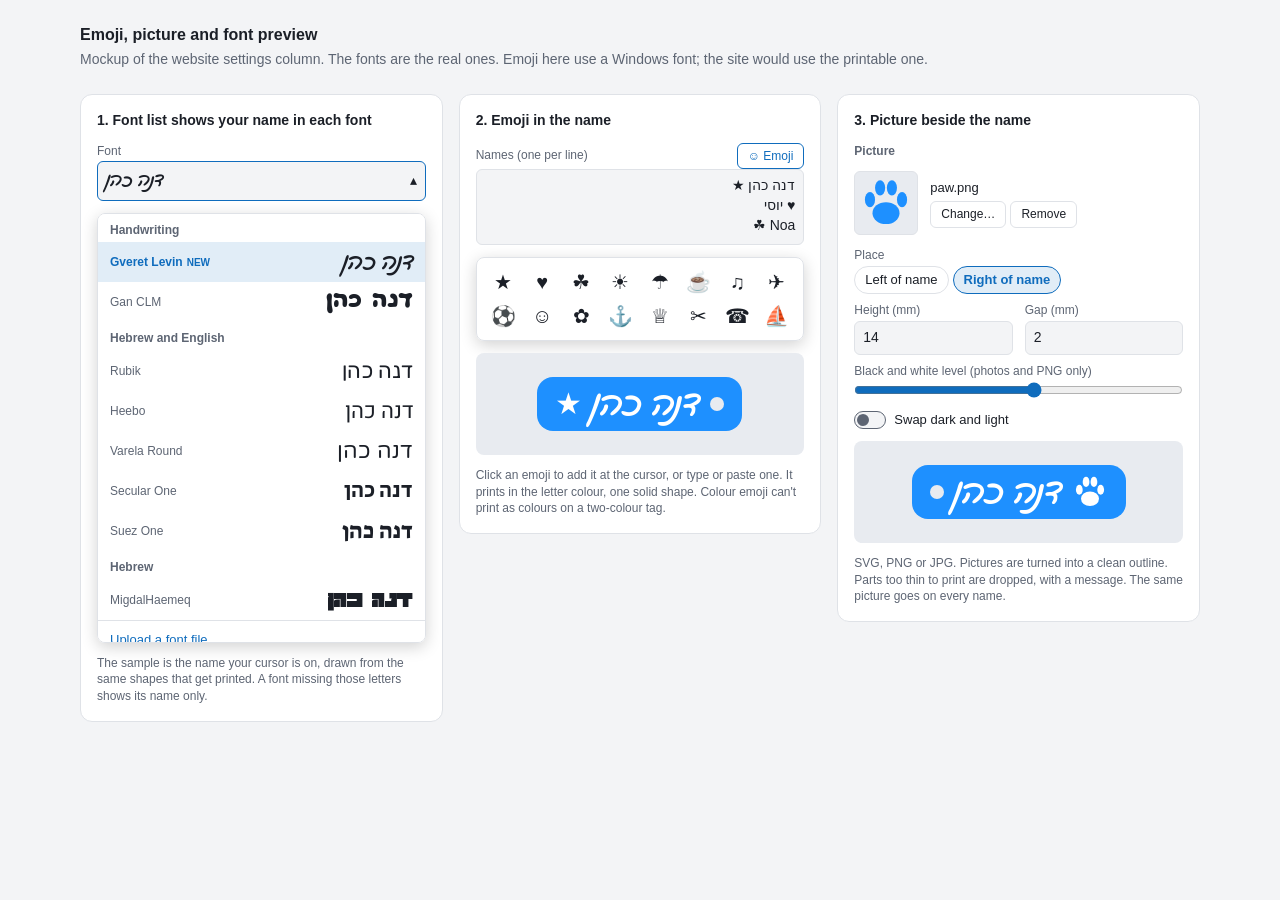
<file: docs/mockups/2026-11-09-tag-extras.html>
<!doctype html>
<html lang="en">
<head>
<meta charset="utf-8">
<meta name="viewport" content="width=device-width, initial-scale=1">
<title>Mockup: emoji, picture, font preview</title>
<style>
@font-face { font-family: "Gveret Levin"; src: url([data-uri]); }
@font-face { font-family: "Rubik M"; src: url(../../assets/fonts/Rubik-Regular.ttf); }
@font-face { font-family: "Heebo M"; src: url(../../assets/fonts/Heebo-Regular.ttf); }
@font-face { font-family: "Varela M"; src: url(../../assets/fonts/VarelaRound-Regular.ttf); }
@font-face { font-family: "Secular M"; src: url(../../assets/fonts/SecularOne-Regular.ttf); }
@font-face { font-family: "Suez M"; src: url(../../assets/fonts/SuezOne-Regular.ttf); }
@font-face { font-family: "Gan M"; src: url(../../assets/fonts/ganclm_bold-webfont.ttf); }
@font-face { font-family: "Migdal M"; src: url(../../assets/fonts/migdalfontwin-webfont.ttf); }
:root {
  --bg: #f3f4f6; --panel: #ffffff; --field: #f3f4f6; --line: #dfe2e7; --text: #1b1f27; --muted: #5d6573;
  --accent: #0f6cbd; --accent-text: #ffffff; --viewport: #e8ebf0; --base: #1e90ff;
  --r: 8px; --r-small: 6px; --s1: 4px; --s2: 8px; --s3: 12px; --s4: 16px; --s5: 24px;
  --font-label: 12px; --font-body: 14px; --font-title: 16px;
}
@media (prefers-color-scheme: dark) {
  :root { --bg: #17191d; --panel: #212429; --field: #2b2f36; --line: #363b44; --text: #eceef2; --muted: #a2a9b6;
    --accent: #4aa3ee; --accent-text: #08131f; --viewport: #15171b; }
}
* { box-sizing: border-box; }
body { margin: 0; padding: var(--s5) var(--s4); background: var(--bg); color: var(--text); font: var(--font-body)/1.4 "Segoe UI", Tahoma, Arial, sans-serif; }
h1 { font-size: var(--font-title); margin: 0 0 var(--s1); }
.lead { color: var(--muted); margin: 0 0 var(--s5); }
.wrap { max-width: 1120px; margin: 0 auto; }
.mocks { display: grid; grid-template-columns: repeat(auto-fit, minmax(320px, 1fr)); gap: var(--s4); align-items: start; }
.card { background: var(--panel); border: 1px solid var(--line); border-radius: 12px; padding: var(--s4); display: flex; flex-direction: column; gap: var(--s3); }
.card h2 { font-size: var(--font-body); font-weight: 600; margin: 0; }
.note { font-size: var(--font-label); color: var(--muted); margin: 0; }
.label { display: block; font-size: var(--font-label); color: var(--muted); margin-bottom: 2px; }

.font-button, .names, .field { width: 100%; background: var(--field); color: var(--text); border: 1px solid var(--line); border-radius: var(--r-small); padding: 6px var(--s2); font: inherit; }
.font-button { display: flex; align-items: center; justify-content: space-between; gap: var(--s2); border-color: var(--accent); }
.font-button .sample { font-size: 18px; }
.list { border: 1px solid var(--line); border-radius: var(--r); box-shadow: 0 4px 16px rgb(0 0 0 / 0.18); background: var(--panel); max-height: 430px; overflow: auto; }
.group { font-size: var(--font-label); font-weight: 600; color: var(--muted); padding: var(--s2) var(--s3) var(--s1); }
.row { display: flex; align-items: center; justify-content: space-between; gap: var(--s3); padding: var(--s1) var(--s3); min-height: 40px; cursor: pointer; }
.row:hover { background: var(--field); }
.row.on { background: color-mix(in srgb, var(--accent) 12%, transparent); }
.row .name { font-size: var(--font-label); color: var(--muted); white-space: nowrap; }
.row.on .name { color: var(--accent); font-weight: 600; }
.row .sample { font-size: 22px; line-height: 1.2; }
.row.upload { color: var(--accent); border-top: 1px solid var(--line); font-size: 13px; }
.badge { font-size: 10px; font-weight: 700; color: var(--accent); margin-inline-start: var(--s1); }

.names-head { display: flex; align-items: center; justify-content: space-between; }
.names { display: block; min-height: 76px; resize: none; }
.small { background: var(--panel); color: var(--text); border: 1px solid var(--line); border-radius: var(--r-small); padding: var(--s1) 10px; font: inherit; font-size: var(--font-label); }
.small.on { border-color: var(--accent); color: var(--accent); }
.pop { border: 1px solid var(--line); border-radius: var(--r); box-shadow: 0 4px 16px rgb(0 0 0 / 0.18); padding: var(--s2); }
.emojis { display: grid; grid-template-columns: repeat(8, 1fr); gap: 2px; }
.emojis span { font-family: "Segoe UI Symbol", sans-serif; font-size: 20px; text-align: center; padding: 2px 0; border-radius: var(--r-small); color: var(--text); }
.emojis span:hover { background: var(--field); }

.drop { display: flex; align-items: center; gap: var(--s3); }
.thumb { width: 64px; height: 64px; flex: none; border: 1px solid var(--line); border-radius: var(--r-small); background: var(--viewport); padding: var(--s1); color: var(--base); }
.grid { display: grid; grid-template-columns: 1fr 1fr; gap: var(--s2) var(--s3); }
.full { grid-column: 1 / -1; }
.chips { display: flex; gap: var(--s1); }
.chip { background: var(--panel); color: var(--text); border: 1px solid var(--line); border-radius: 999px; padding: var(--s1) 10px; font-size: 13px; }
.chip.on { border-color: var(--accent); background: color-mix(in srgb, var(--accent) 12%, transparent); color: var(--accent); font-weight: 600; }
input[type=range] { width: 100%; accent-color: var(--accent); margin: 0; }
.switch { display: flex; align-items: center; gap: var(--s2); font-size: 13px; }
.track { width: 32px; height: 18px; border-radius: 999px; background: var(--field); border: 1px solid var(--muted); position: relative; }
.track::before { content: ""; position: absolute; top: 2px; inset-inline-start: 2px; width: 12px; height: 12px; border-radius: 50%; background: var(--muted); }

.view { background: var(--viewport); border-radius: var(--r); padding: var(--s5) var(--s3); display: flex; justify-content: center; }
.tag { display: inline-flex; align-items: center; gap: 10px; background: var(--base); color: #fff; border-radius: 16px; padding: 8px 18px; }
.tag .hole { width: 14px; height: 14px; border-radius: 50%; background: var(--viewport); flex: none; }
.tag .text { font-size: 34px; line-height: 1.1; white-space: nowrap; }
.tag .icon { width: 36px; height: 36px; flex: none; }
.tag .glyph { font-family: "Segoe UI Symbol", sans-serif; font-size: 30px; line-height: 1; }
</style>
</head>
<body>
<div class="wrap">
  <h1>Emoji, picture and font preview</h1>
  <p class="lead">Mockup of the website settings column. The fonts are the real ones. Emoji here use a Windows font; the site would use the printable one.</p>

  <div class="mocks">
    <section class="card">
      <h2>1. Font list shows your name in each font</h2>
      <div>
        <span class="label">Font</span>
        <div class="font-button"><span class="sample" dir="rtl" style="font-family:'Gveret Levin'">דנה כהן</span><span aria-hidden="true">▴</span></div>
      </div>
      <div class="list">
        <div class="group">Handwriting</div>
        <div class="row on"><span class="name">Gveret Levin<span class="badge">NEW</span></span><span class="sample" dir="rtl" style="font-family:'Gveret Levin'">דנה כהן</span></div>
        <div class="row"><span class="name">Gan CLM</span><span class="sample" dir="rtl" style="font-family:'Gan M'">דנה כהן</span></div>
        <div class="group">Hebrew and English</div>
        <div class="row"><span class="name">Rubik</span><span class="sample" dir="rtl" style="font-family:'Rubik M'">דנה כהן</span></div>
        <div class="row"><span class="name">Heebo</span><span class="sample" dir="rtl" style="font-family:'Heebo M'">דנה כהן</span></div>
        <div class="row"><span class="name">Varela Round</span><span class="sample" dir="rtl" style="font-family:'Varela M'">דנה כהן</span></div>
        <div class="row"><span class="name">Secular One</span><span class="sample" dir="rtl" style="font-family:'Secular M'">דנה כהן</span></div>
        <div class="row"><span class="name">Suez One</span><span class="sample" dir="rtl" style="font-family:'Suez M'">דנה כהן</span></div>
        <div class="group">Hebrew</div>
        <div class="row"><span class="name">MigdalHaemeq</span><span class="sample" dir="rtl" style="font-family:'Migdal M'">דנה כהן</span></div>
        <div class="row upload">Upload a font file…</div>
      </div>
      <p class="note">The sample is the name your cursor is on, drawn from the same shapes that get printed. A font missing those letters shows its name only.</p>
    </section>

    <section class="card">
      <h2>2. Emoji in the name</h2>
      <div>
        <div class="names-head"><span class="label">Names (one per line)</span><span class="small on">☺ Emoji</span></div>
        <div class="names" dir="rtl">דנה כהן ★<br>♥ יוסי<br>Noa ☘</div>
      </div>
      <div class="pop">
        <div class="emojis">
          <span>★</span><span>♥</span><span>☘</span><span>☀</span><span>☂</span><span>☕</span><span>♫</span><span>✈</span>
          <span>⚽</span><span>☺</span><span>✿</span><span>⚓</span><span>♕</span><span>✂</span><span>☎</span><span>⛵</span>
        </div>
      </div>
      <div class="view"><div class="tag"><span class="glyph">★</span><span class="text" dir="rtl" style="font-family:'Gveret Levin'">דנה כהן</span><span class="hole"></span></div></div>
      <p class="note">Click an emoji to add it at the cursor, or type or paste one. It prints in the letter colour, one solid shape. Colour emoji can't print as colours on a two-colour tag.</p>
    </section>

    <section class="card">
      <h2>3. Picture beside the name</h2>
      <h3 class="label" style="font-size:var(--font-label);font-weight:600;margin:0">Picture</h3>
      <div class="drop">
        <div class="thumb"><svg viewBox="0 0 64 64" fill="currentColor" aria-hidden="true"><ellipse cx="32" cy="44" rx="16" ry="13"/><ellipse cx="13" cy="28" rx="6" ry="9"/><ellipse cx="51" cy="28" rx="6" ry="9"/><ellipse cx="25" cy="14" rx="6" ry="9"/><ellipse cx="39" cy="14" rx="6" ry="9"/></svg></div>
        <div style="flex:1">
          <div style="font-size:13px">paw.png</div>
          <div style="display:flex;gap:var(--s1);margin-top:var(--s1)"><span class="small">Change…</span><span class="small">Remove</span></div>
        </div>
      </div>
      <div class="grid">
        <div class="full"><span class="label">Place</span><div class="chips"><span class="chip">Left of name</span><span class="chip on">Right of name</span></div></div>
        <div><span class="label">Height (mm)</span><div class="field">14</div></div>
        <div><span class="label">Gap (mm)</span><div class="field">2</div></div>
        <div class="full"><span class="label">Black and white level (photos and PNG only)</span><input type="range" min="0" max="100" value="55" aria-label="Black and white level"></div>
        <div class="full switch"><span class="track"></span>Swap dark and light</div>
      </div>
      <div class="view"><div class="tag"><span class="hole"></span><span class="text" dir="rtl" style="font-family:'Gveret Levin'">דנה כהן</span><svg class="icon" viewBox="0 0 64 64" fill="currentColor" aria-hidden="true"><ellipse cx="32" cy="44" rx="16" ry="13"/><ellipse cx="13" cy="28" rx="6" ry="9"/><ellipse cx="51" cy="28" rx="6" ry="9"/><ellipse cx="25" cy="14" rx="6" ry="9"/><ellipse cx="39" cy="14" rx="6" ry="9"/></svg></div></div>
      <p class="note">SVG, PNG or JPG. Pictures are turned into a clean outline. Parts too thin to print are dropped, with a message. The same picture goes on every name.</p>
    </section>
  </div>
</div>
</body>
</html>
</file>
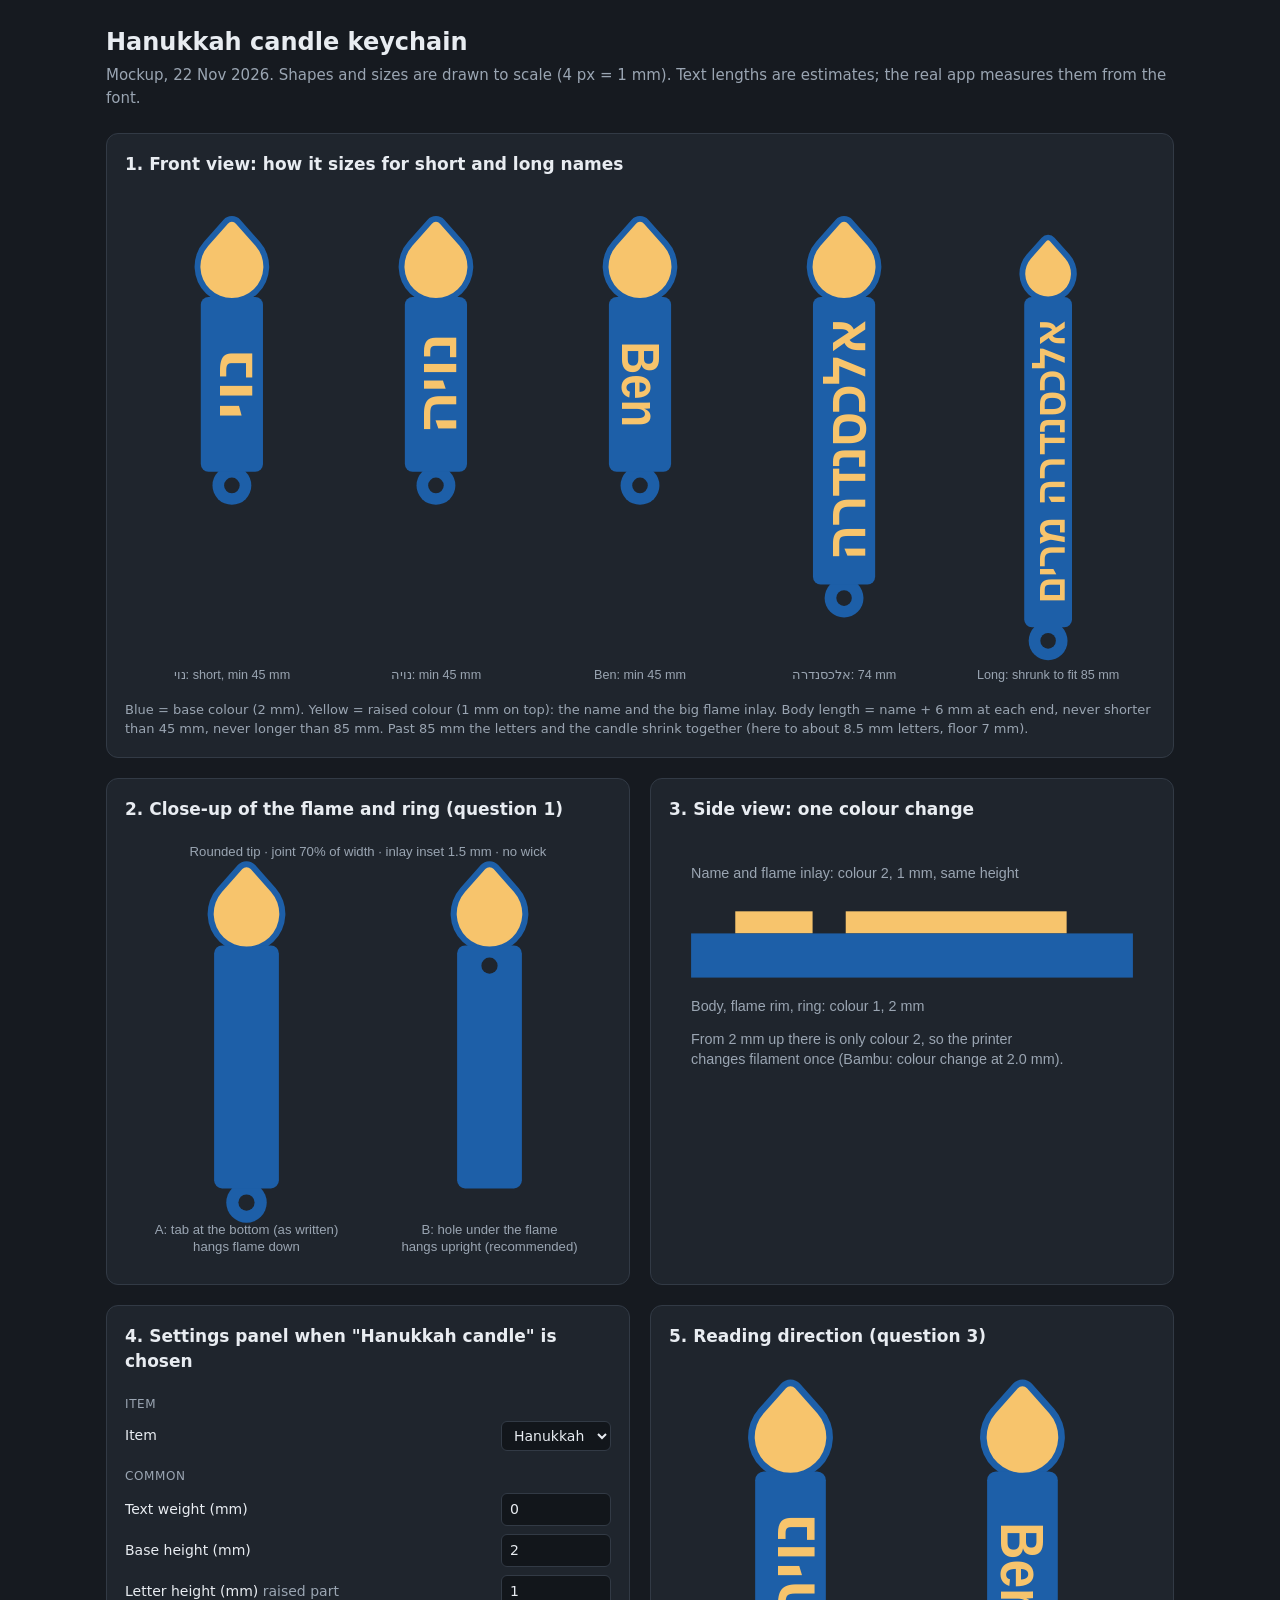
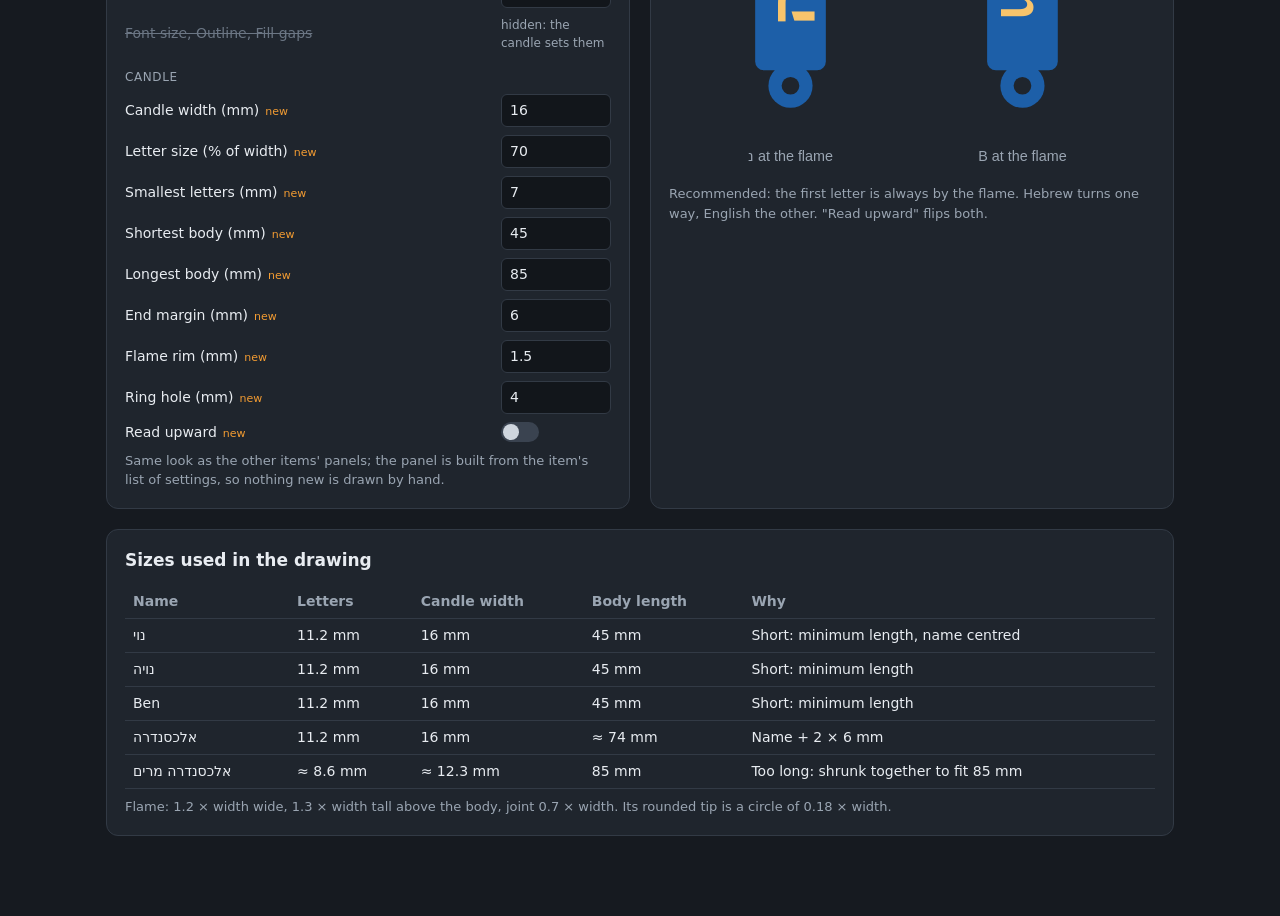
<file: docs/mockups/2026-11-22-hanukkah-candle.html>
<!doctype html>
<html lang="en">
<head>
<meta charset="utf-8">
<meta name="viewport" content="width=device-width, initial-scale=1">
<title>Hanukkah candle mockup</title>
<style>
:root { --bg:#161a20; --card:#1f252d; --line:#323a45; --text:#e8ecf1; --dim:#9aa5b2; --base:#1d5fa8; --base-edge:#154a85; --raised:#f7c46c; --accent:#f39c32; }
* { box-sizing:border-box; }
body { margin:0; background:var(--bg); color:var(--text); font:15px/1.5 "Segoe UI", system-ui, sans-serif; }
main { max-width:1100px; margin:0 auto; padding:24px 16px 60px; }
h1 { font-size:24px; margin:0 0 4px; }
h2 { font-size:17px; margin:0 0 12px; }
p.sub { color:var(--dim); margin:0 0 24px; }
.card { background:var(--card); border:1px solid var(--line); border-radius:12px; padding:18px; margin-bottom:20px; }
.row { display:flex; flex-wrap:wrap; gap:20px; }
.row > .card { flex:1 1 320px; }
svg text { font-family:"Heebo","Rubik","Segoe UI",sans-serif; }
.cap { fill:var(--dim); font-size:13px; }
.note { color:var(--dim); font-size:13px; margin:8px 0 0; }
.panel { display:grid; grid-template-columns:1fr 110px; gap:8px 12px; align-items:center; font-size:14px; }
.panel .h { grid-column:1/-1; color:var(--dim); font-size:12px; text-transform:uppercase; letter-spacing:.05em; margin-top:8px; }
.panel input, .panel select { width:100%; background:#12161b; color:var(--text); border:1px solid var(--line); border-radius:6px; padding:5px 8px; font:inherit; }
.tog { width:38px; height:20px; border-radius:10px; background:#3a4350; position:relative; }
.tog::after { content:""; position:absolute; width:16px; height:16px; border-radius:50%; background:#cfd6de; top:2px; left:2px; }
.new { color:var(--accent); font-size:11px; margin-left:6px; }
.gone { color:#6b7684; text-decoration:line-through; }
table { border-collapse:collapse; width:100%; font-size:14px; }
td, th { border-bottom:1px solid var(--line); padding:6px 8px; text-align:left; }
th { color:var(--dim); font-weight:600; }
</style>
</head>
<body>
<main>
<h1>Hanukkah candle keychain</h1>
<p class="sub">Mockup, 22 Nov 2026. Shapes and sizes are drawn to scale (4 px = 1 mm). Text lengths are estimates; the real app measures them from the font.</p>

<div class="card">
  <h2>1. Front view: how it sizes for short and long names</h2>
  <svg id="lineup" viewBox="0 0 1060 510" width="100%" role="img" aria-label="Five candles"></svg>
  <p class="note">Blue = base colour (2 mm). Yellow = raised colour (1 mm on top): the name and the big flame inlay. Body length = name + 6 mm at each end, never shorter than 45 mm, never longer than 85 mm. Past 85 mm the letters and the candle shrink together (here to about 8.5 mm letters, floor 7 mm).</p>
</div>

<div class="row">
  <div class="card">
    <h2>2. Close-up of the flame and ring (question 1)</h2>
    <svg id="ring" viewBox="0 0 480 420" width="100%" role="img" aria-label="Ring options"></svg>
  </div>
  <div class="card">
    <h2>3. Side view: one colour change</h2>
    <svg viewBox="0 0 440 220" width="100%" role="img" aria-label="Side view">
      <text x="20" y="40" class="cap">Name and flame inlay: colour 2, 1 mm, same height</text>
      <rect x="60" y="70" width="70" height="20" fill="var(--raised)"/>
      <rect x="160" y="70" width="200" height="20" fill="var(--raised)"/>
      <rect x="20" y="90" width="400" height="40" fill="var(--base)"/>
      <text x="20" y="160" class="cap">Body, flame rim, ring: colour 1, 2 mm</text>
      <text x="20" y="190" class="cap">From 2 mm up there is only colour 2, so the printer</text>
      <text x="20" y="208" class="cap">changes filament once (Bambu: colour change at 2.0 mm).</text>
    </svg>
  </div>
</div>

<div class="row">
  <div class="card">
    <h2>4. Settings panel when "Hanukkah candle" is chosen</h2>
    <div class="panel">
      <div class="h">Item</div>
      <span>Item</span><select><option>Hanukkah candle</option></select>
      <div class="h">Common</div>
      <span>Text weight (mm)</span><input value="0">
      <span>Base height (mm)</span><input value="2">
      <span>Letter height (mm) <span style="color:var(--dim)">raised part</span></span><input value="1">
      <span class="gone">Font size, Outline, Fill gaps</span><span style="color:var(--dim);font-size:12px">hidden: the candle sets them</span>
      <div class="h">Candle</div>
      <span>Candle width (mm)<span class="new">new</span></span><input value="16">
      <span>Letter size (% of width)<span class="new">new</span></span><input value="70">
      <span>Smallest letters (mm)<span class="new">new</span></span><input value="7">
      <span>Shortest body (mm)<span class="new">new</span></span><input value="45">
      <span>Longest body (mm)<span class="new">new</span></span><input value="85">
      <span>End margin (mm)<span class="new">new</span></span><input value="6">
      <span>Flame rim (mm)<span class="new">new</span></span><input value="1.5">
      <span>Ring hole (mm)<span class="new">new</span></span><input value="4">
      <span>Read upward<span class="new">new</span></span><div class="tog"></div>
    </div>
    <p class="note">Same look as the other items' panels; the panel is built from the item's list of settings, so nothing new is drawn by hand.</p>
  </div>
  <div class="card">
    <h2>5. Reading direction (question 3)</h2>
    <svg id="dir" viewBox="0 0 440 370" width="100%" role="img" aria-label="Reading direction"></svg>
    <p class="note">Recommended: the first letter is always by the flame. Hebrew turns one way, English the other. "Read upward" flips both.</p>
  </div>
</div>

<div class="card">
  <h2>Sizes used in the drawing</h2>
  <table>
    <tr><th>Name</th><th>Letters</th><th>Candle width</th><th>Body length</th><th>Why</th></tr>
    <tr><td>נוי</td><td>11.2 mm</td><td>16 mm</td><td>45 mm</td><td>Short: minimum length, name centred</td></tr>
    <tr><td>נויה</td><td>11.2 mm</td><td>16 mm</td><td>45 mm</td><td>Short: minimum length</td></tr>
    <tr><td>Ben</td><td>11.2 mm</td><td>16 mm</td><td>45 mm</td><td>Short: minimum length</td></tr>
    <tr><td>אלכסנדרה</td><td>11.2 mm</td><td>16 mm</td><td>≈ 74 mm</td><td>Name + 2 × 6 mm</td></tr>
    <tr><td>אלכסנדרה מרים</td><td>≈ 8.6 mm</td><td>≈ 12.3 mm</td><td>85 mm</td><td>Too long: shrunk together to fit 85 mm</td></tr>
  </table>
  <p class="note">Flame: 1.2 × width wide, 1.3 × width tall above the body, joint 0.7 × width. Its rounded tip is a circle of 0.18 × width.</p>
</div>
</main>

<script>
const S = 4; // px per mm
const NS = "http://www.w3.org/2000/svg";
function el(parent, tag, attrs, text) {
  const e = document.createElementNS(NS, tag);
  for (const k in attrs) e.setAttribute(k, attrs[k]);
  if (text) e.textContent = text;
  parent.appendChild(e); return e;
}
// Hull of two circles on the same vertical line. y grows downwards (SVG).
function hullPath(cx, y1, r1, y2, r2) {
  const D = y1 - y2, a = Math.asin((r1 - r2) / D), c = Math.cos(a), s = Math.sin(a);
  const p1r = [cx + r1 * c, y1 - r1 * s], p2r = [cx + r2 * c, y2 - r2 * s];
  const p2l = [cx - r2 * c, y2 - r2 * s], p1l = [cx - r1 * c, y1 - r1 * s];
  return `M${p1r} L${p2r} A${r2} ${r2} 0 0 0 ${p2l} L${p1l} A${r1} ${r1} 0 1 0 ${p1r} Z`;
}
// One candle. x = centre, top = top of the body (px). Returns bottom y.
function candle(svg, x, top, o) {
  const w = o.w * S, L = o.len * S, g = el(svg, "g", {});
  const R = 0.6 * w, d = Math.sqrt(R * R - (0.35 * w) ** 2), rt = 0.18 * w;
  const c1 = top - d, c2 = top - 1.3 * w + rt, rim = 1.5 * S;
  // ring
  if (o.ring !== "top") {
    const ry = top + L + 3.5 * S;
    el(g, "circle", { cx: x, cy: ry, r: 5 * S, fill: "var(--base)" });
  }
  el(g, "path", { d: hullPath(x, c1, R, c2, rt), fill: "var(--base)" });
  el(g, "rect", { x: x - w / 2, y: top, width: w, height: L, rx: 2 * S, fill: "var(--base)" });
  el(g, "path", { d: hullPath(x, c1, R - rim, c2, rt - rim > 0.6 * S ? rt - rim : 0.6 * S), fill: "var(--raised)" });
  let holeY = top + L + 3.5 * S;
  if (o.ring === "top") holeY = top + 5 * S;
  el(g, "circle", { cx: x, cy: holeY, r: 2 * S, fill: "var(--card)" });
  // name, along the body
  if (o.name) {
    const textStart = o.ring === "top" ? 10 : 6;
    const tl = o.tlen * S, mid = top + (o.ring === "top" ? (textStart * S + (L - 6 * S)) / 2 + 0 : L / 2);
    const he = /[֐-׿]/.test(o.name);
    const rot = (he ? -90 : 90) * (o.up ? -1 : 1);
    el(g, "text", { x: 0, y: 0, transform: `translate(${x},${mid}) rotate(${rot})`, "text-anchor": "middle",
      "dominant-baseline": "central", "font-size": o.letters * S * 1.25, "font-weight": 700, fill: "var(--raised)",
      textLength: tl, lengthAdjust: "spacingAndGlyphs", direction: he ? "rtl" : "ltr" }, o.name);
  }
  return top + L + (o.ring === "top" ? 0 : 8.5 * S);
}

// 1. Lineup
const lu = document.getElementById("lineup");
const items = [
  { name: "נוי", w: 16, len: 45, letters: 11.2, tlen: 19, cap: "\u200Eנוי\u200E: short, min 45 mm" },
  { name: "נויה", w: 16, len: 45, letters: 11.2, tlen: 26, cap: "\u200Eנויה\u200E: min 45 mm" },
  { name: "Ben", w: 16, len: 45, letters: 11.2, tlen: 22, cap: "Ben: min 45 mm" },
  { name: "אלכסנדרה", w: 16, len: 74, letters: 11.2, tlen: 62, cap: "\u200Eאלכסנדרה\u200E: 74 mm" },
  { name: "אלכסנדרה מרים", w: 12.3, len: 85, letters: 8.6, tlen: 73, cap: "Long: shrunk to fit 85 mm" },
];
items.forEach((it, i) => {
  const x = 110 + i * 210, top = 110;
  const bottom = candle(lu, x, top, it);
  el(lu, "text", { x, y: 503, "text-anchor": "middle", class: "cap" }, it.cap);
});

// 2. Ring options
const rg = document.getElementById("ring");
candle(rg, 120, 110, { w: 16, len: 60, ring: "bottom" });
candle(rg, 360, 110, { w: 16, len: 60, ring: "top" });
el(rg, "text", { x: 120, y: 395, "text-anchor": "middle", class: "cap" }, "A: tab at the bottom (as written)");
el(rg, "text", { x: 120, y: 412, "text-anchor": "middle", class: "cap" }, "hangs flame down");
el(rg, "text", { x: 360, y: 395, "text-anchor": "middle", class: "cap" }, "B: hole under the flame");
el(rg, "text", { x: 360, y: 412, "text-anchor": "middle", class: "cap" }, "hangs upright (recommended)");
el(rg, "text", { x: 240, y: 22, "text-anchor": "middle", class: "cap" }, "Rounded tip · joint 70% of width · inlay inset 1.5 mm · no wick");

// 5. Direction
const dr = document.getElementById("dir");
candle(dr, 110, 100, { name: "נויה", w: 16, len: 45, letters: 11.2, tlen: 26 });
candle(dr, 320, 100, { name: "Ben", w: 16, len: 45, letters: 11.2, tlen: 22 });
el(dr, "text", { x: 110, y: 362, "text-anchor": "middle", class: "cap" }, "\u200Eנ\u200E at the flame");
el(dr, "text", { x: 320, y: 362, "text-anchor": "middle", class: "cap" }, "B at the flame");
</script>
</body>
</html>
</file>
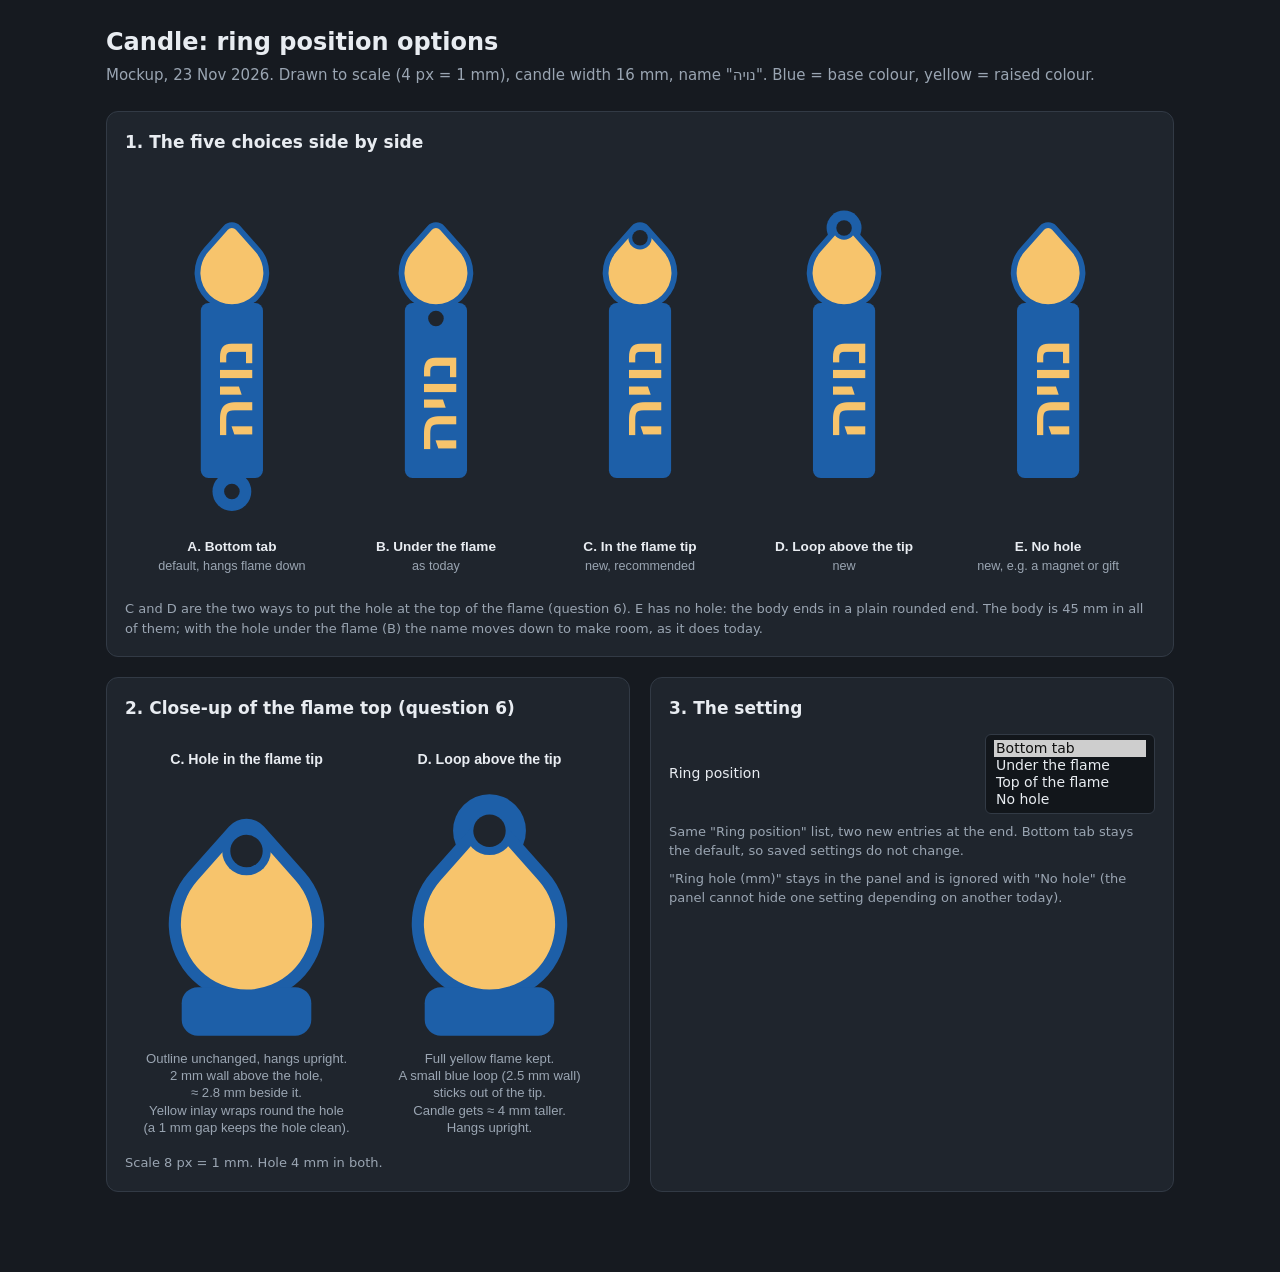
<file: docs/mockups/2026-11-23-candle-ring-options.html>
<!doctype html>
<html lang="en">
<head>
<meta charset="utf-8">
<meta name="viewport" content="width=device-width, initial-scale=1">
<title>Candle ring options</title>
<style>
:root { --bg:#161a20; --card:#1f252d; --line:#323a45; --text:#e8ecf1; --dim:#9aa5b2; --base:#1d5fa8; --raised:#f7c46c; --accent:#f39c32; }
* { box-sizing:border-box; }
body { margin:0; background:var(--bg); color:var(--text); font:15px/1.5 "Segoe UI", system-ui, sans-serif; }
main { max-width:1100px; margin:0 auto; padding:24px 16px 60px; }
h1 { font-size:24px; margin:0 0 4px; }
h2 { font-size:17px; margin:0 0 12px; }
p.sub { color:var(--dim); margin:0 0 24px; }
.card { background:var(--card); border:1px solid var(--line); border-radius:12px; padding:18px; margin-bottom:20px; }
.row { display:flex; flex-wrap:wrap; gap:20px; }
.row > .card { flex:1 1 320px; }
svg text { font-family:"Heebo","Rubik","Segoe UI",sans-serif; }
.cap { fill:var(--dim); font-size:13px; }
.capb { fill:var(--text); font-size:14px; font-weight:600; }
.note { color:var(--dim); font-size:13px; margin:8px 0 0; }
.panel { display:grid; grid-template-columns:1fr 170px; gap:8px 12px; align-items:center; font-size:14px; }
.panel select { width:100%; background:#12161b; color:var(--text); border:1px solid var(--line); border-radius:6px; padding:5px 8px; font:inherit; }
ul.opts { margin:6px 0 0; padding-left:20px; color:var(--dim); font-size:13px; }
.new { color:var(--accent); font-size:11px; margin-left:6px; }
</style>
</head>
<body>
<main>
<h1>Candle: ring position options</h1>
<p class="sub">Mockup, 23 Nov 2026. Drawn to scale (4 px = 1 mm), candle width 16 mm, name "נויה". Blue = base colour, yellow = raised colour.</p>

<div class="card">
  <h2>1. The five choices side by side</h2>
  <svg id="lineup" viewBox="0 0 1060 430" width="100%" role="img" aria-label="Five ring positions"></svg>
  <p class="note">C and D are the two ways to put the hole at the top of the flame (question 6). E has no hole: the body ends in a plain rounded end. The body is 45 mm in all of them; with the hole under the flame (B) the name moves down to make room, as it does today.</p>
</div>

<div class="row">
  <div class="card">
    <h2>2. Close-up of the flame top (question 6)</h2>
    <svg id="close" viewBox="0 0 480 400" width="100%" role="img" aria-label="Flame top close-up"></svg>
    <p class="note">Scale 8 px = 1 mm. Hole 4 mm in both.</p>
  </div>
  <div class="card">
    <h2>3. The setting</h2>
    <div class="panel">
      <span>Ring position</span>
      <select size="4" style="height:auto">
        <option selected>Bottom tab</option>
        <option>Under the flame</option>
        <option>Top of the flame</option>
        <option>No hole</option>
      </select>
    </div>
    <p class="note">Same "Ring position" list, two new entries at the end. Bottom tab stays the default, so saved settings do not change.</p>
    <p class="note">"Ring hole (mm)" stays in the panel and is ignored with "No hole" (the panel cannot hide one setting depending on another today).</p>
  </div>
</div>
</main>

<script>
const NS = "http://www.w3.org/2000/svg";
function el(parent, tag, attrs, text) {
  const e = document.createElementNS(NS, tag);
  for (const k in attrs) e.setAttribute(k, attrs[k]);
  if (text) e.textContent = text;
  parent.appendChild(e); return e;
}
// Hull of two circles on one vertical line (SVG y grows downwards).
function hullPath(cx, y1, r1, y2, r2) {
  const D = y1 - y2, a = Math.asin((r1 - r2) / D), c = Math.cos(a), s = Math.sin(a);
  const p1r = [cx + r1 * c, y1 - r1 * s], p2r = [cx + r2 * c, y2 - r2 * s];
  const p2l = [cx - r2 * c, y2 - r2 * s], p1l = [cx - r1 * c, y1 - r1 * s];
  return `M${p1r} L${p2r} A${r2} ${r2} 0 0 0 ${p2l} L${p1l} A${r1} ${r1} 0 1 0 ${p1r} Z`;
}
let maskId = 0;
// One candle. x = centre, top = top edge of the body (px), S = px per mm.
// ring: "bottom" | "under" | "flame" | "loop" | "none"
function candle(svg, x, top, o) {
  const S = o.S ?? 4, wmm = 16, w = wmm * S, L = (o.len ?? 45) * S, hole = 4 * S;
  const R = 0.6 * w, d = Math.sqrt(R * R - (0.35 * w) ** 2), rt = 0.18 * w, rim = 1.5 * S;
  const c1 = top - d, c2 = top - 1.3 * w + rt, tipTop = top - 1.3 * w;
  const g = el(svg, "g", {});
  let holeY = null;
  if (o.ring === "bottom") { holeY = top + L + 3.5 * S; el(g, "circle", { cx: x, cy: holeY, r: 5 * S, fill: "var(--base)" }); }
  if (o.ring === "under") holeY = top + (Math.max(2, 0.1 * wmm) + 2) * S;
  if (o.ring === "flame") holeY = tipTop + 4 * S;            // 2 mm wall above the hole
  if (o.ring === "loop") { holeY = tipTop + 1.5 * S; el(g, "circle", { cx: x, cy: holeY, r: 4.5 * S, fill: "var(--base)" }); }
  el(g, "path", { d: hullPath(x, c1, R, c2, rt), fill: "var(--base)" });
  el(g, "rect", { x: x - w / 2, y: top, width: w, height: L, rx: 2 * S, fill: "var(--base)" });
  // Raised parts (inlay + name), with a 1 mm clearance cut around the hole.
  const id = "m" + (++maskId);
  const m = el(svg, "mask", { id });
  el(m, "rect", { x: x - 200, y: top - 200, width: 400, height: L + 400, fill: "white" });
  if (holeY !== null) el(m, "circle", { cx: x, cy: holeY, r: hole / 2 + 1 * S, fill: "black" });
  const raised = el(g, "g", { mask: `url(#${id})` });
  el(raised, "path", { d: hullPath(x, c1, R - rim, c2, Math.max(rt - rim, 0.6 * S)), fill: "var(--raised)" });
  if (o.name) {
    const reserve = o.ring === "under" ? 7 * S : 0;
    const mid = top + reserve + (L - reserve) / 2;
    el(raised, "text", { x: 0, y: 0, transform: `translate(${x},${mid}) rotate(-90)`, "text-anchor": "middle",
      "dominant-baseline": "central", "font-size": 11.2 * S * 1.25, "font-weight": 700, fill: "var(--raised)",
      textLength: 26 * S, lengthAdjust: "spacingAndGlyphs", direction: "rtl" }, o.name);
  }
  if (holeY !== null) el(g, "circle", { cx: x, cy: holeY, r: hole / 2, fill: "var(--card)" });
}

// 1. Lineup
const lu = document.getElementById("lineup");
const items = [
  { ring: "bottom", t: "A. Bottom tab", s: "default, hangs flame down" },
  { ring: "under", t: "B. Under the flame", s: "as today" },
  { ring: "flame", t: "C. In the flame tip", s: "new, recommended" },
  { ring: "loop", t: "D. Loop above the tip", s: "new" },
  { ring: "none", t: "E. No hole", s: "new, e.g. a magnet or gift" },
];
items.forEach((it, i) => {
  const x = 110 + i * 210;
  candle(lu, x, 140, { ...it, name: "נויה" });
  el(lu, "text", { x, y: 395, "text-anchor": "middle", class: "capb" }, it.t);
  el(lu, "text", { x, y: 415, "text-anchor": "middle", class: "cap" }, it.s);
});

// 2. Close-up
const cl = document.getElementById("close");
candle(cl, 120, 250, { ring: "flame", S: 8, len: 6 });
candle(cl, 360, 250, { ring: "loop", S: 8, len: 6 });
el(cl, "text", { x: 120, y: 30, "text-anchor": "middle", class: "capb" }, "C. Hole in the flame tip");
el(cl, "text", { x: 360, y: 30, "text-anchor": "middle", class: "capb" }, "D. Loop above the tip");
const notes = [
  [120, ["Outline unchanged, hangs upright.", "2 mm wall above the hole,", "≈ 2.8 mm beside it.", "Yellow inlay wraps round the hole", "(a 1 mm gap keeps the hole clean)."]],
  [360, ["Full yellow flame kept.", "A small blue loop (2.5 mm wall)", "sticks out of the tip.", "Candle gets ≈ 4 mm taller.", "Hangs upright."]],
];
// Notes sit under the body.
notes.forEach(([x, lines]) => lines.forEach((t, i) => el(cl, "text", { x, y: 325 + i * 17, "text-anchor": "middle", class: "cap" }, t)));
</script>
</body>
</html>
</file>
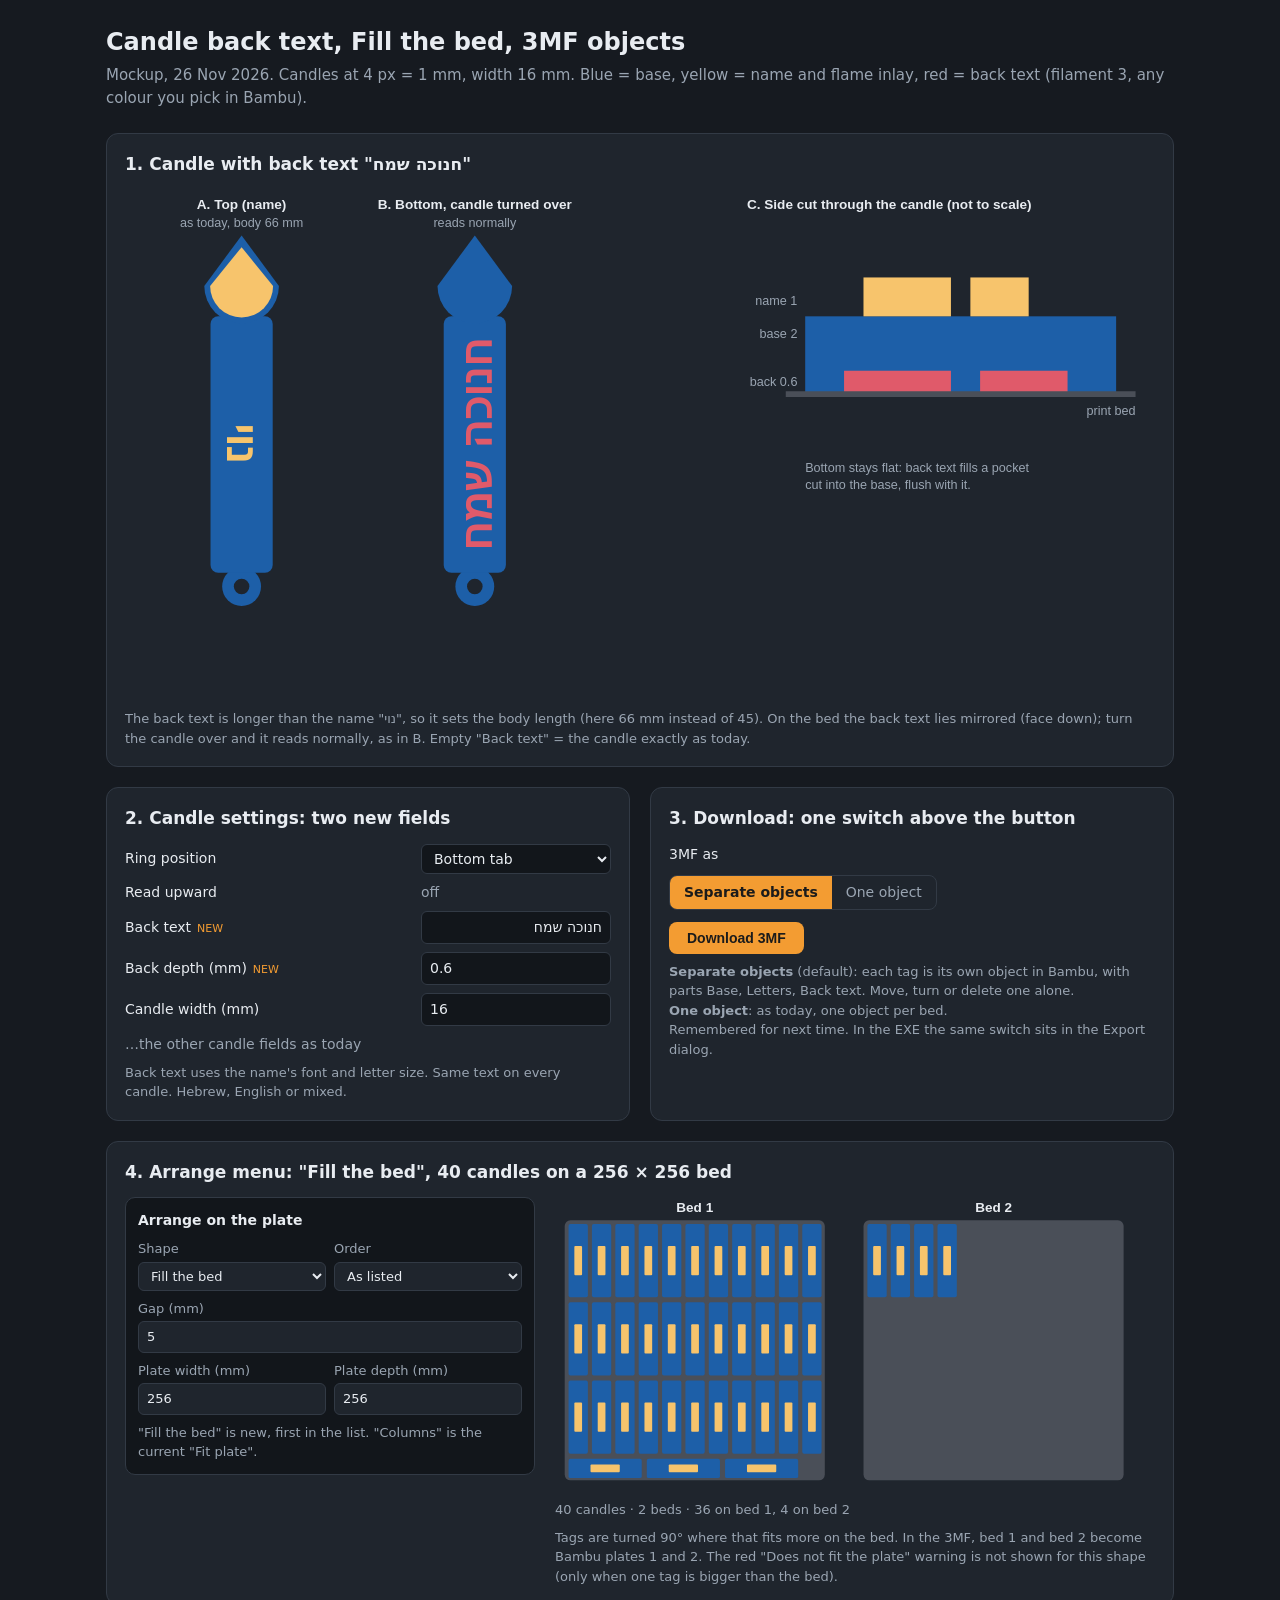
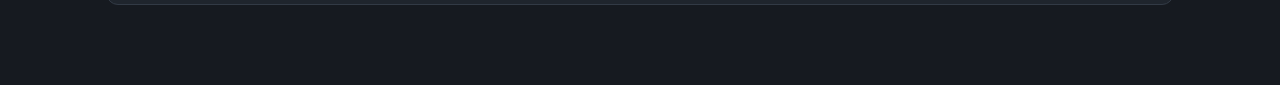
<file: docs/mockups/2026-11-26-back-text-fill-bed.html>
<!doctype html>
<html lang="en">
<head>
<meta charset="utf-8">
<meta name="viewport" content="width=device-width, initial-scale=1">
<title>Back text, Fill the bed, 3MF objects</title>
<style>
:root { --bg:#161a20; --card:#1f252d; --line:#323a45; --text:#e8ecf1; --dim:#9aa5b2; --base:#1d5fa8; --raised:#f7c46c; --back:#e05a6a; --accent:#f39c32; --plate:#4a4f58; }
* { box-sizing:border-box; }
body { margin:0; background:var(--bg); color:var(--text); font:15px/1.5 "Segoe UI", system-ui, sans-serif; }
main { max-width:1100px; margin:0 auto; padding:24px 16px 60px; }
h1 { font-size:24px; margin:0 0 4px; }
h2 { font-size:17px; margin:0 0 12px; }
p.sub { color:var(--dim); margin:0 0 24px; }
.card { background:var(--card); border:1px solid var(--line); border-radius:12px; padding:18px; margin-bottom:20px; }
.row { display:flex; flex-wrap:wrap; gap:20px; }
.row > .card { flex:1 1 320px; }
svg text { font-family:"Heebo","Rubik","Segoe UI",sans-serif; }
.cap { fill:var(--dim); font-size:13px; }
.capb { fill:var(--text); font-size:14px; font-weight:600; }
.note { color:var(--dim); font-size:13px; margin:8px 0 0; }
.panel { display:grid; grid-template-columns:1fr 190px; gap:8px 12px; align-items:center; font-size:14px; }
.panel input, .panel select { width:100%; background:#12161b; color:var(--text); border:1px solid var(--line); border-radius:6px; padding:5px 8px; font:inherit; }
.new { color:var(--accent); font-size:11px; margin-left:6px; }
.menu { background:#12161b; border:1px solid var(--line); border-radius:10px; padding:12px; font-size:14px; }
.menu .grid { display:grid; grid-template-columns:1fr 1fr; gap:8px; }
.menu label { display:flex; flex-direction:column; gap:3px; color:var(--dim); font-size:13px; }
.menu select, .menu input { background:var(--card); color:var(--text); border:1px solid var(--line); border-radius:6px; padding:5px 8px; font:inherit; }
.seg { display:inline-flex; border:1px solid var(--line); border-radius:8px; overflow:hidden; }
.seg span { padding:6px 14px; font-size:14px; color:var(--dim); }
.seg span.on { background:var(--accent); color:#1b1b1b; font-weight:600; }
button.primary { background:var(--accent); color:#1b1b1b; border:0; border-radius:8px; padding:8px 18px; font:600 14px "Segoe UI", sans-serif; }
.status { font-size:13px; color:var(--dim); margin-top:6px; }
</style>
</head>
<body>
<main>
<h1>Candle back text, Fill the bed, 3MF objects</h1>
<p class="sub">Mockup, 26 Nov 2026. Candles at 4 px = 1 mm, width 16 mm. Blue = base, yellow = name and flame inlay, red = back text (filament 3, any colour you pick in Bambu).</p>

<div class="card">
  <h2>1. Candle with back text "חנוכה שמח"</h2>
  <svg id="candles" viewBox="0 0 1060 520" width="100%" role="img" aria-label="Candle front, back and side"></svg>
  <p class="note">The back text is longer than the name "נוי", so it sets the body length (here 66 mm instead of 45). On the bed the back text lies mirrored (face down); turn the candle over and it reads normally, as in B. Empty "Back text" = the candle exactly as today.</p>
</div>

<div class="row">
  <div class="card">
    <h2>2. Candle settings: two new fields</h2>
    <div class="panel">
      <span>Ring position</span><select><option>Bottom tab</option></select>
      <span>Read upward</span><span style="color:var(--dim)">off</span>
      <span>Back text<span class="new">NEW</span></span><input dir="auto" value="חנוכה שמח" placeholder="Empty = no back text">
      <span>Back depth (mm)<span class="new">NEW</span></span><input value="0.6">
      <span>Candle width (mm)</span><input value="16">
      <span style="color:var(--dim)">…the other candle fields as today</span><span></span>
    </div>
    <p class="note">Back text uses the name's font and letter size. Same text on every candle. Hebrew, English or mixed.</p>
  </div>

  <div class="card">
    <h2>3. Download: one switch above the button</h2>
    <div style="margin-bottom:10px; font-size:14px;">3MF as</div>
    <div class="seg"><span class="on">Separate objects</span><span>One object</span></div>
    <div style="margin-top:12px"><button class="primary">Download 3MF</button></div>
    <p class="note"><b>Separate objects</b> (default): each tag is its own object in Bambu, with parts Base, Letters, Back text. Move, turn or delete one alone.<br><b>One object</b>: as today, one object per bed.<br>Remembered for next time. In the EXE the same switch sits in the Export dialog.</p>
  </div>
</div>

<div class="card">
  <h2>4. Arrange menu: "Fill the bed", 40 candles on a 256 × 256 bed</h2>
  <div class="row" style="align-items:flex-start">
    <div class="menu" style="flex:0 0 300px">
      <div style="font-weight:600; margin-bottom:8px">Arrange on the plate</div>
      <div class="grid">
        <label>Shape<select><option>Fill the bed</option><option>Columns</option><option>One row</option><option>One column</option><option>Square</option></select></label>
        <label>Order<select><option>As listed</option></select></label>
        <label style="grid-column:1/3">Gap (mm)<input value="5"></label>
        <label>Plate width (mm)<input value="256"></label>
        <label>Plate depth (mm)<input value="256"></label>
      </div>
      <p class="note">"Fill the bed" is new, first in the list. "Columns" is the current "Fit plate".</p>
    </div>
    <div style="flex:1 1 500px">
      <svg id="beds" viewBox="0 0 620 300" width="100%" role="img" aria-label="Two beds in the preview"></svg>
      <div class="status">40 candles · 2 beds · 36 on bed 1, 4 on bed 2</div>
      <p class="note">Tags are turned 90° where that fits more on the bed. In the 3MF, bed 1 and bed 2 become Bambu plates 1 and 2. The red "Does not fit the plate" warning is not shown for this shape (only when one tag is bigger than the bed).</p>
    </div>
  </div>
</div>
</main>
<script>
const NS = "http://www.w3.org/2000/svg";
function el(svg, tag, attrs, text) { const e = document.createElementNS(NS, tag); for (const k in attrs) e.setAttribute(k, attrs[k]); if (text) e.textContent = text; svg.appendChild(e); return e; }
const css = n => getComputedStyle(document.documentElement).getPropertyValue(n).trim();
const B = css("--base"), R = css("--raised"), K = css("--back"), P = css("--plate");

// Candle outline, top of body at y0, centre x, scale s px/mm, body length L mm.
function candle(svg, x, y0, s, L, opts) {
  const w = 16 * s, g = el(svg, "g", {});
  // tab with hole at the bottom
  el(g, "circle", { cx:x, cy:y0 + L*s + 3.5*s, r:5*s, fill:B });
  el(g, "rect", { x:x - w/2, y:y0, width:w, height:L*s, rx:2*s, fill:B });
  el(g, "circle", { cx:x, cy:y0 + L*s + 3.5*s, r:2*s, fill:css("--card") });
  // flame
  const fr = 0.6*16*s, cy = y0 - Math.sqrt(0.36-0.1225)*16*s;
  el(g, "path", { d:`M ${x-fr} ${cy} A ${fr} ${fr} 0 0 0 ${x+fr} ${cy} L ${x} ${y0-1.3*16*s} Z`, fill:B });
  if (opts.inlay) el(g, "path", { d:`M ${x-fr+1.5*s} ${cy} A ${fr-1.5*s} ${fr-1.5*s} 0 0 0 ${x+fr-1.5*s} ${cy} L ${x} ${y0-1.3*16*s+3*s} Z`, fill:R });
  if (opts.text) {
    const t = el(g, "text", { x:0, y:0, fill:opts.colour, "font-size":11.2*s, "font-weight":700, "text-anchor":"middle", "dominant-baseline":"central", direction:"rtl" }, opts.text);
    const mid = y0 + L*s/2;
    t.setAttribute("transform", `translate(${x} ${mid}) rotate(${opts.rot}) ${opts.mirror ? "scale(-1 1)" : ""}`);
  }
  return g;
}

const c = document.getElementById("candles"), s = 4, L = 66, y0c = 130;
candle(c, 120, y0c, s, L, { inlay:true, text:"נוי", colour:R, rot:90 });
el(c, "text", { x:120, y:20, class:"capb", "text-anchor":"middle" }, "A. Top (name)");
el(c, "text", { x:120, y:38, class:"cap", "text-anchor":"middle" }, "as today, body 66 mm");


candle(c, 360, y0c, s, L, { inlay:false, text:"חנוכה שמח", colour:K, rot:-90 }).setAttribute("transform", "");
el(c, "text", { x:360, y:20, class:"capb", "text-anchor":"middle" }, "B. Bottom, candle turned over");
el(c, "text", { x:360, y:38, class:"cap", "text-anchor":"middle" }, "reads normally");

// Side cut
const sx = 700, sy = 250, k = 40; // 40 px per mm vertically, horizontal shortened
el(c, "text", { x:sx-60, y:20, class:"capb" }, "C. Side cut through the candle (not to scale)");
el(c, "rect", { x:sx, y:sy - 3*k, width:320, height:2*k, fill:B });
el(c, "rect", { x:sx+60, y:sy - 3*k - 1*k, width:90, height:1*k, fill:R });
el(c, "rect", { x:sx+170, y:sy - 3*k - 1*k, width:60, height:1*k, fill:R });
el(c, "rect", { x:sx+40, y:sy - 1*k - 0.6*k, width:110, height:0.6*k, fill:K });
el(c, "rect", { x:sx+180, y:sy - 1*k - 0.6*k, width:90, height:0.6*k, fill:K });
el(c, "line", { x1:sx-20, y1:sy - 1*k, x2:sx+340, y2:sy - 1*k, stroke:P, "stroke-width":6 });
el(c, "text", { x:sx+340, y:sy - 1*k + 22, class:"cap", "text-anchor":"end" }, "print bed");
el(c, "text", { x:sx-8, y:sy - 2*k - 18, class:"cap", "text-anchor":"end" }, "base 2");
el(c, "text", { x:sx-8, y:sy - 3*k - 12, class:"cap", "text-anchor":"end" }, "name 1");
el(c, "text", { x:sx-8, y:sy - 1*k - 8, class:"cap", "text-anchor":"end" }, "back 0.6");
el(c, "text", { x:sx, y:sy + 40, class:"cap" }, "Bottom stays flat: back text fills a pocket");
el(c, "text", { x:sx, y:sy + 58, class:"cap" }, "cut into the base, flush with it.");

// Beds
const b = document.getElementById("beds"), bs = 1.05, bw = 256*bs;
function bed(x, label) { el(b, "rect", { x, y:24, width:bw, height:bw, rx:6, fill:P }); el(b, "text", { x:x + bw/2, y:16, class:"capb", "text-anchor":"middle" }, label); }
bed(10, "Bed 1"); bed(10 + bw + 40, "Bed 2");
function tag(x, y, w, h) { el(b, "rect", { x, y, width:w*bs, height:h*bs, rx:2, fill:B }); el(b, "rect", { x:x + (w*bs)*0.3, y:y + (h*bs)*0.3, width:(w*bs)*0.4, height:(h*bs)*0.4, rx:1, fill:R }); }
// candles 19 x 72: three rows of 11 upright, then a turned row of 3 along the bottom
for (let r = 0; r < 3; r++) for (let i = 0; i < 11; i++) tag(10 + 4 + i*(19+4)*bs, 24 + 4 + r*77*bs, 19, 72);
for (let i = 0; i < 3; i++) tag(10 + 4 + i*77*bs, 24 + 4 + 231*bs, 72, 19);
for (let i = 0; i < 4; i++) tag(10 + bw + 40 + 4 + i*(19+4)*bs, 24 + 4, 19, 72);
</script>
</body>
</html>
</file>
